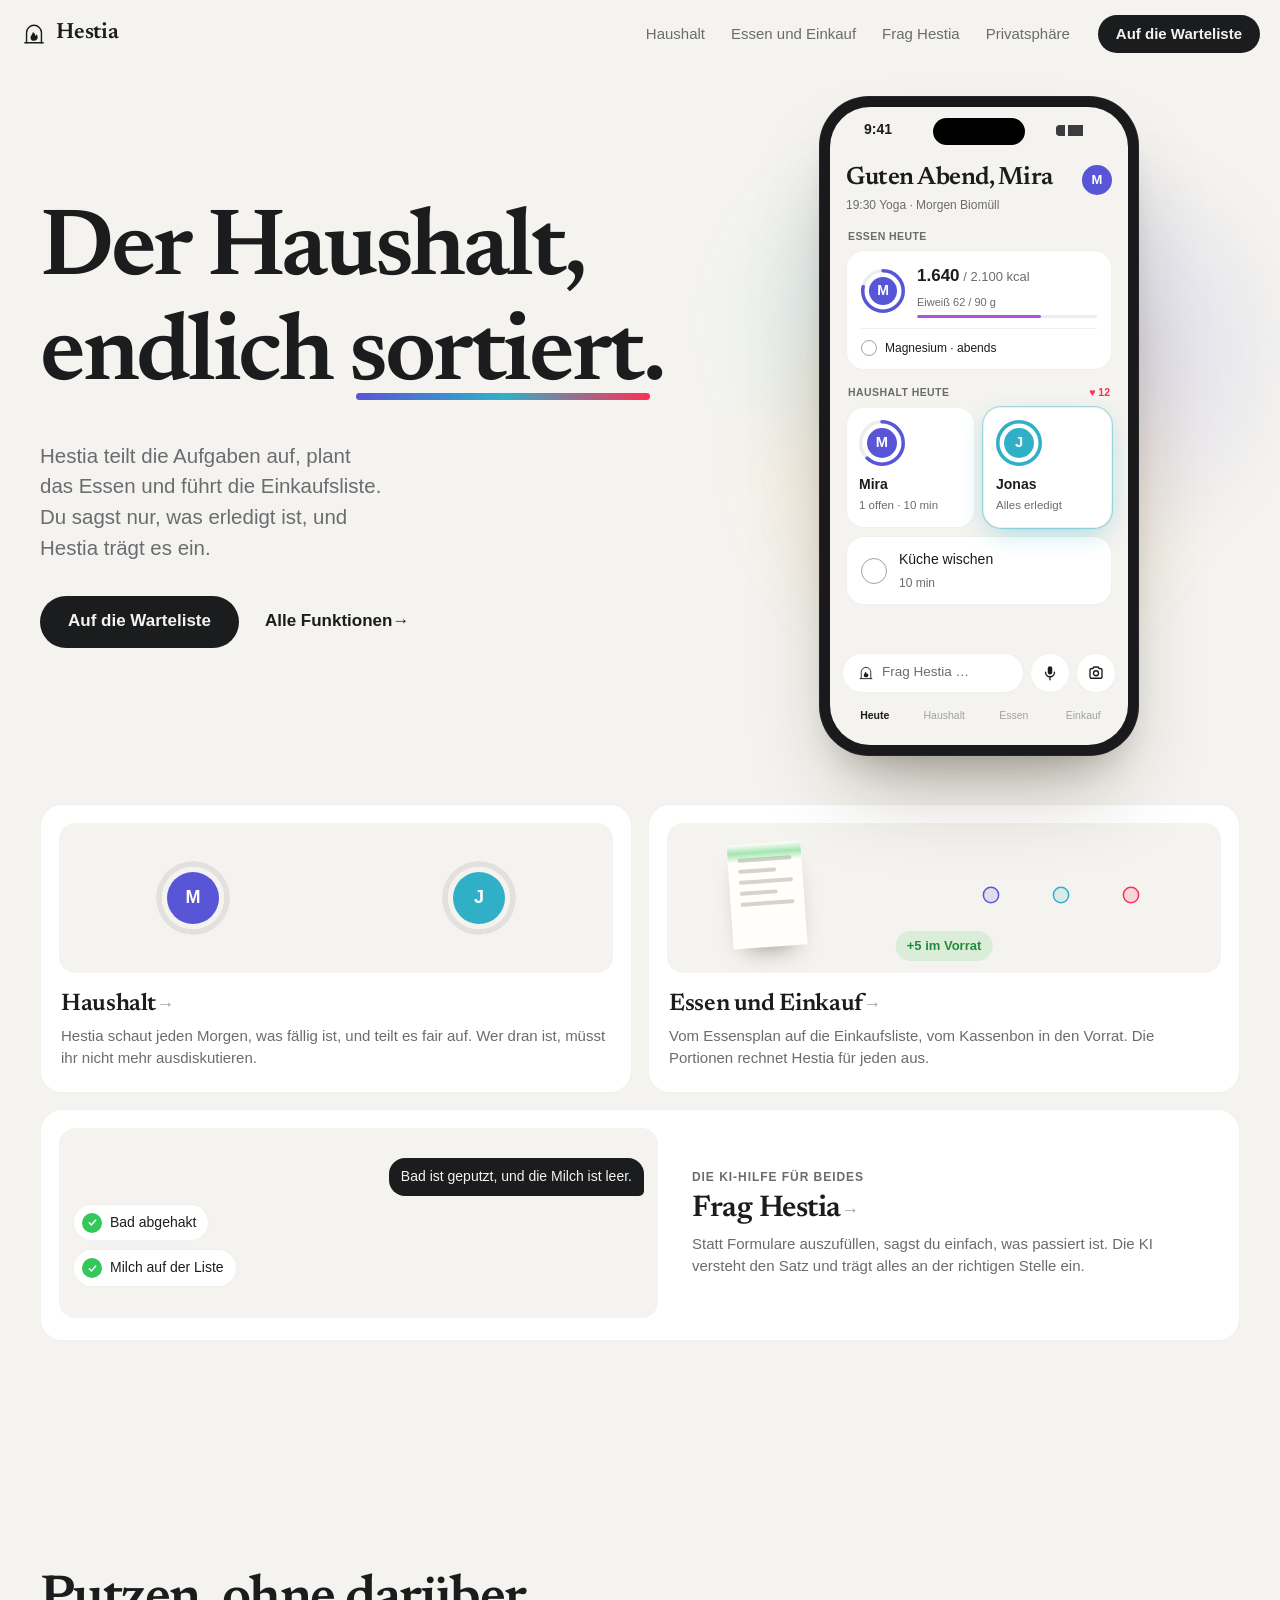
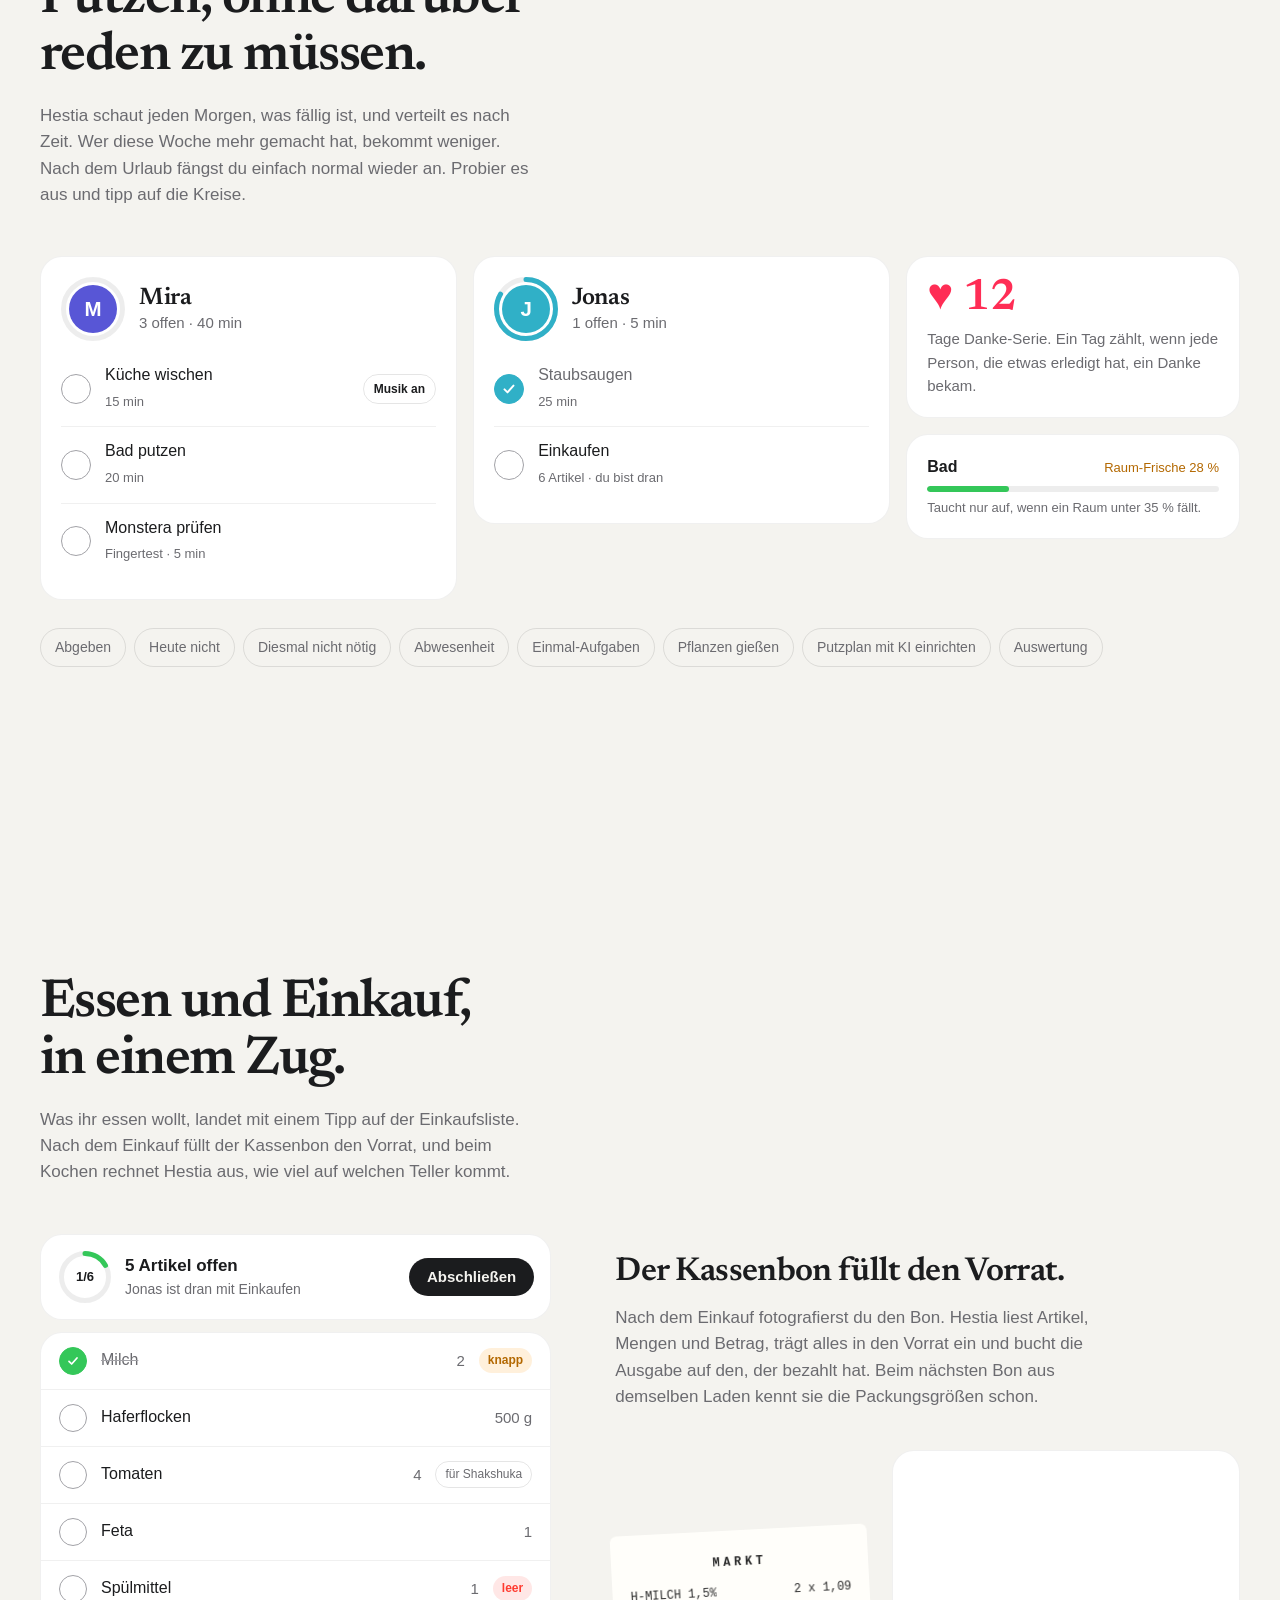
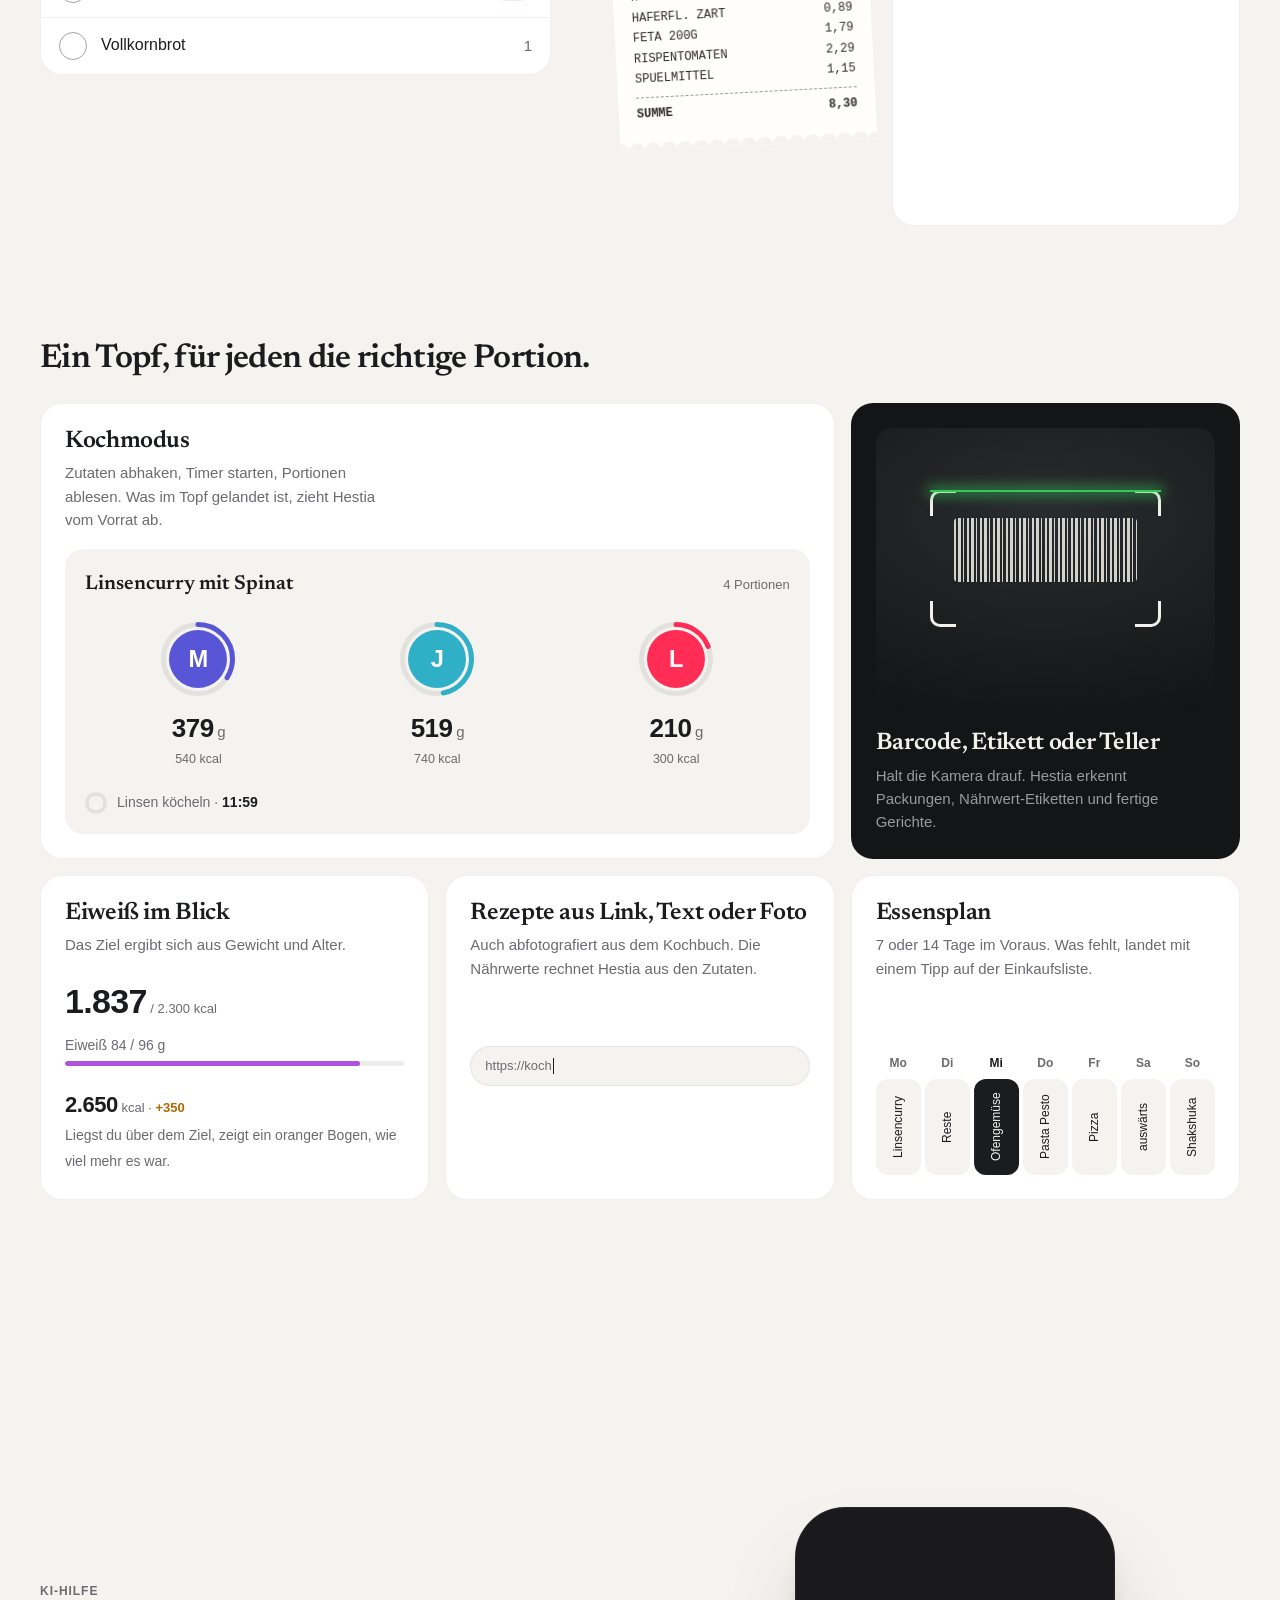
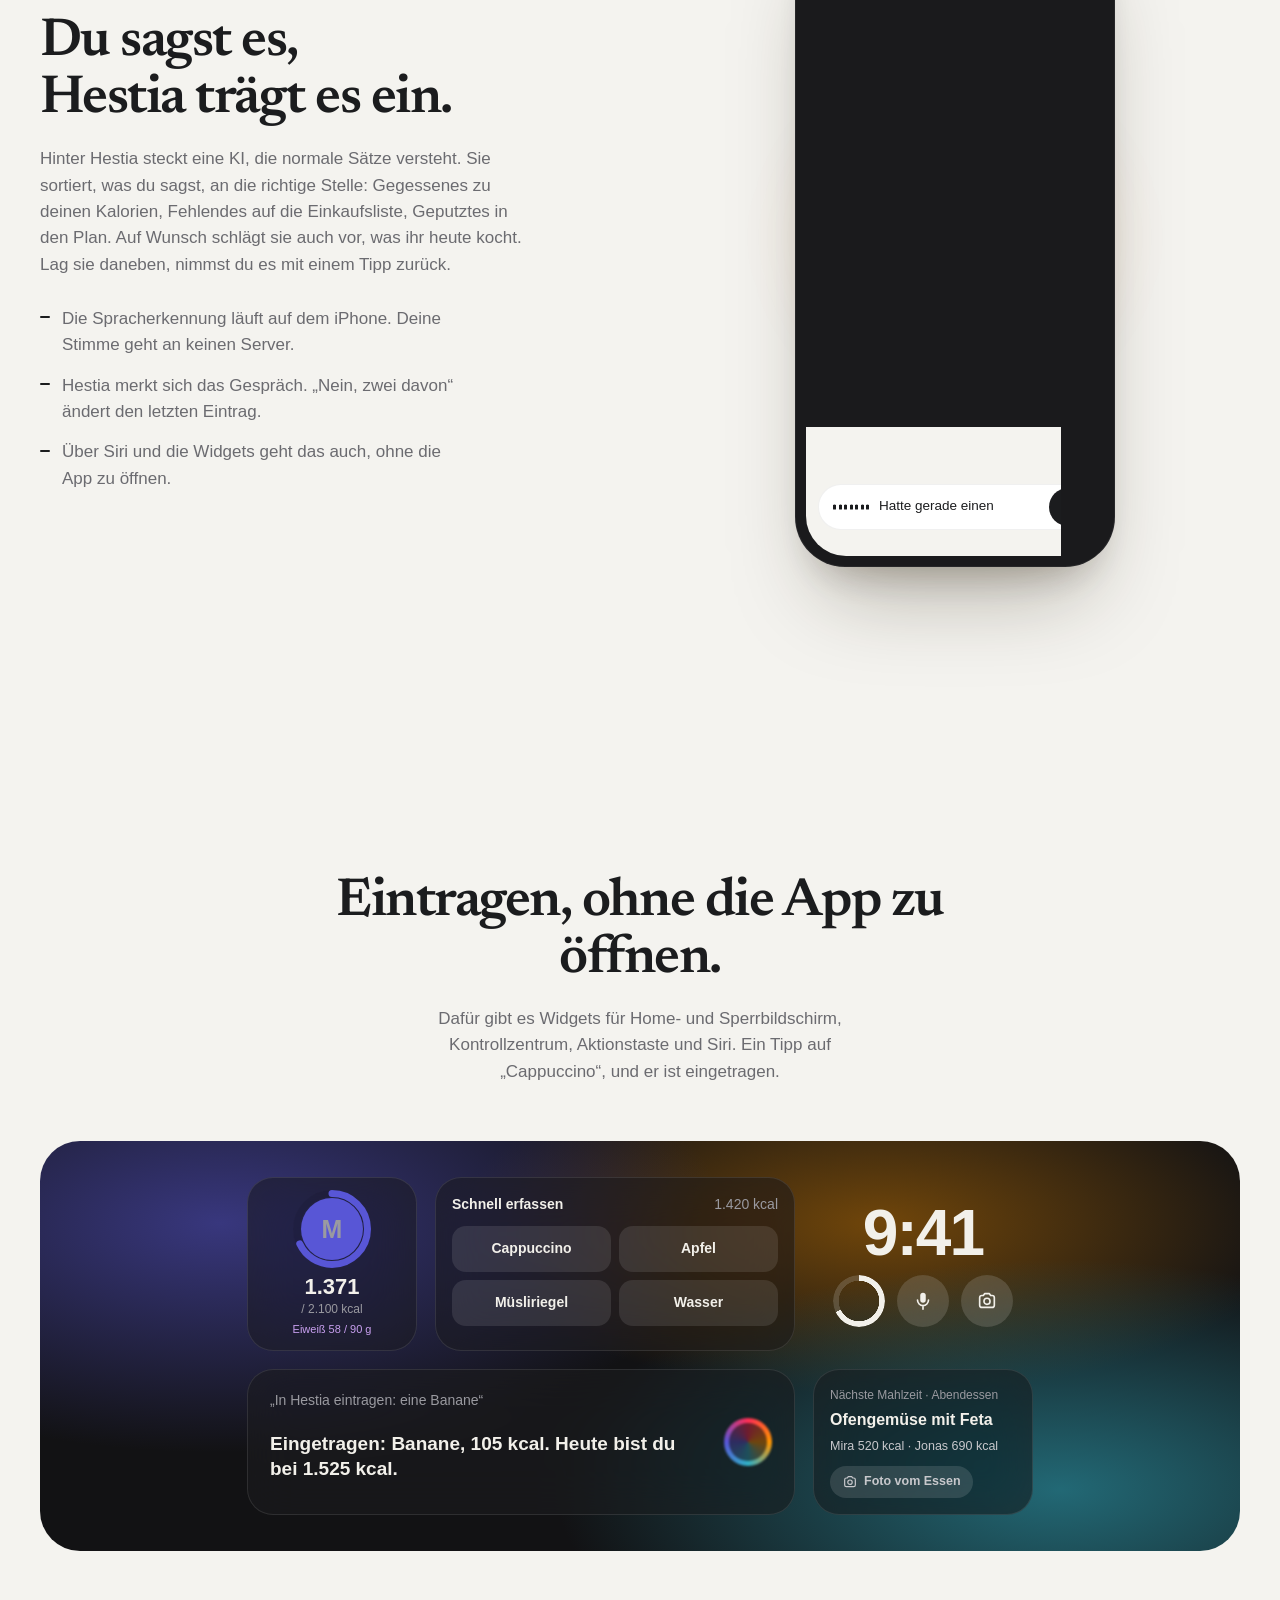
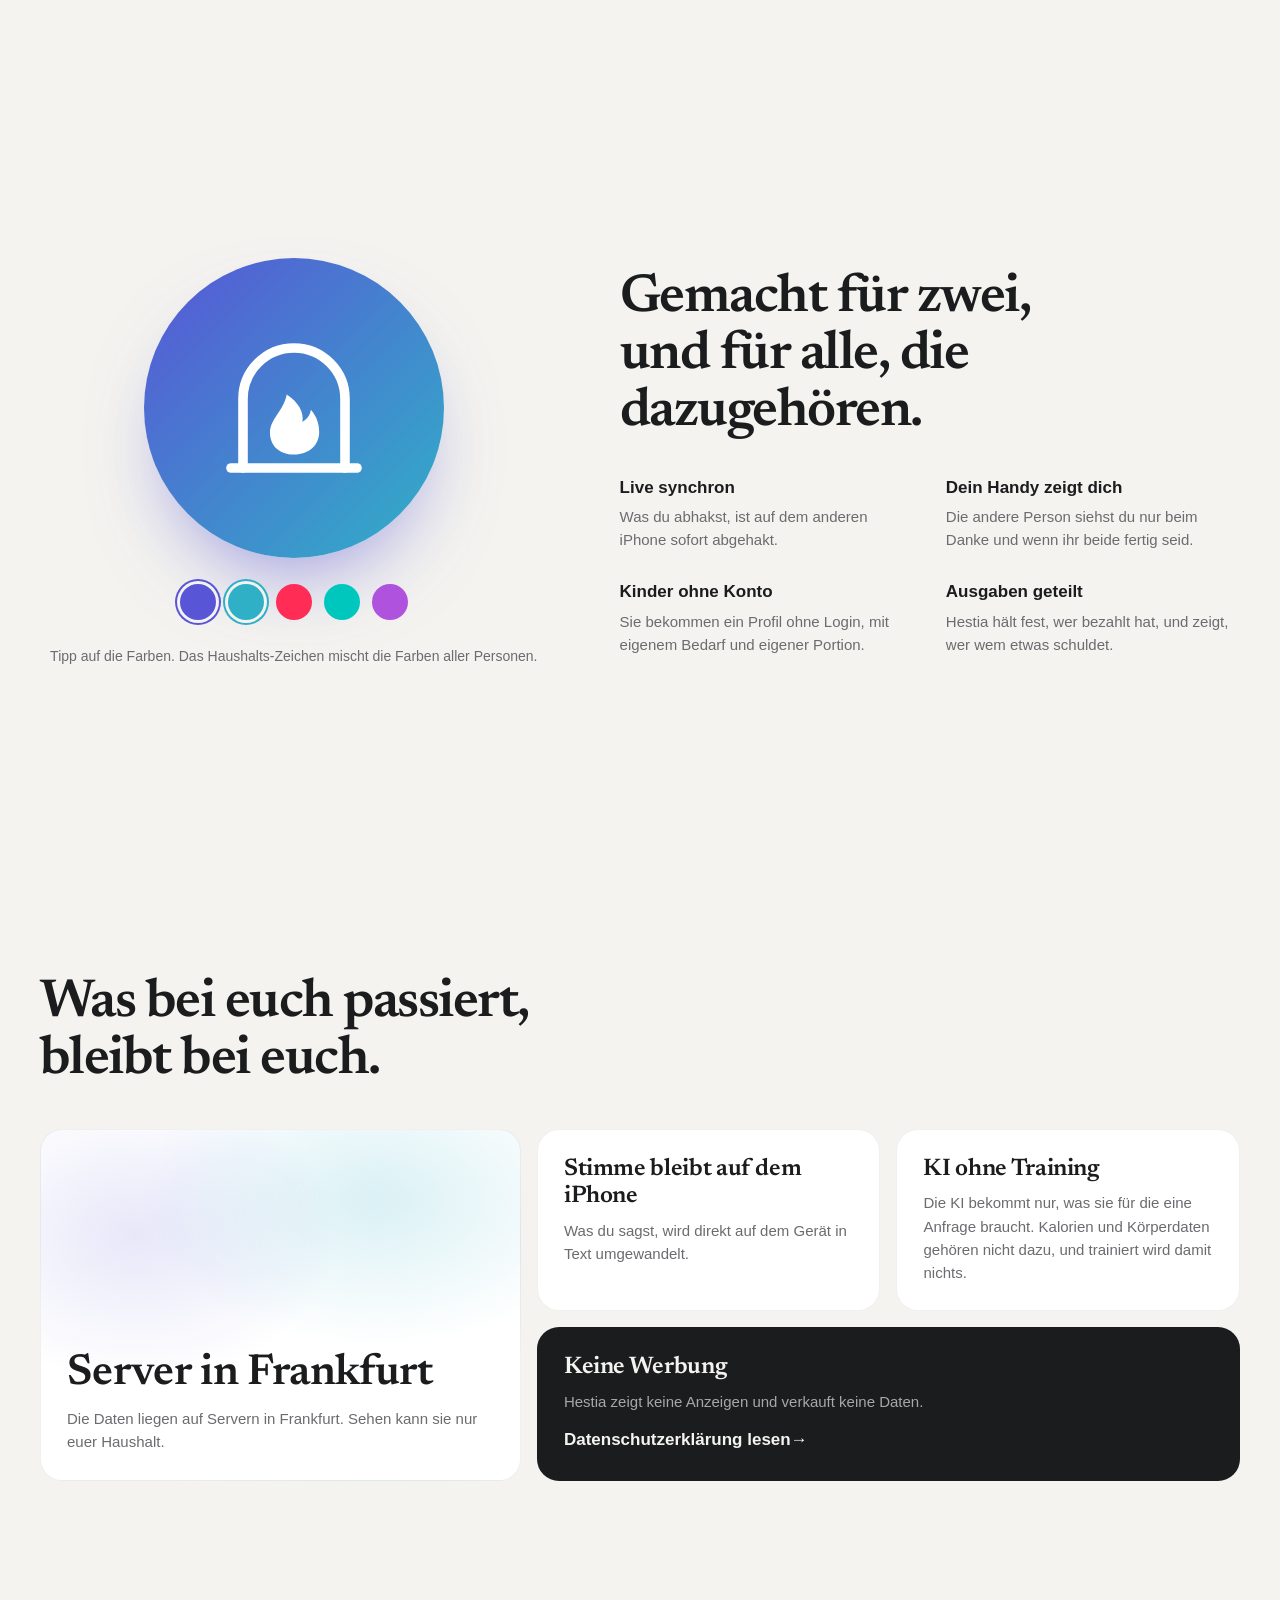
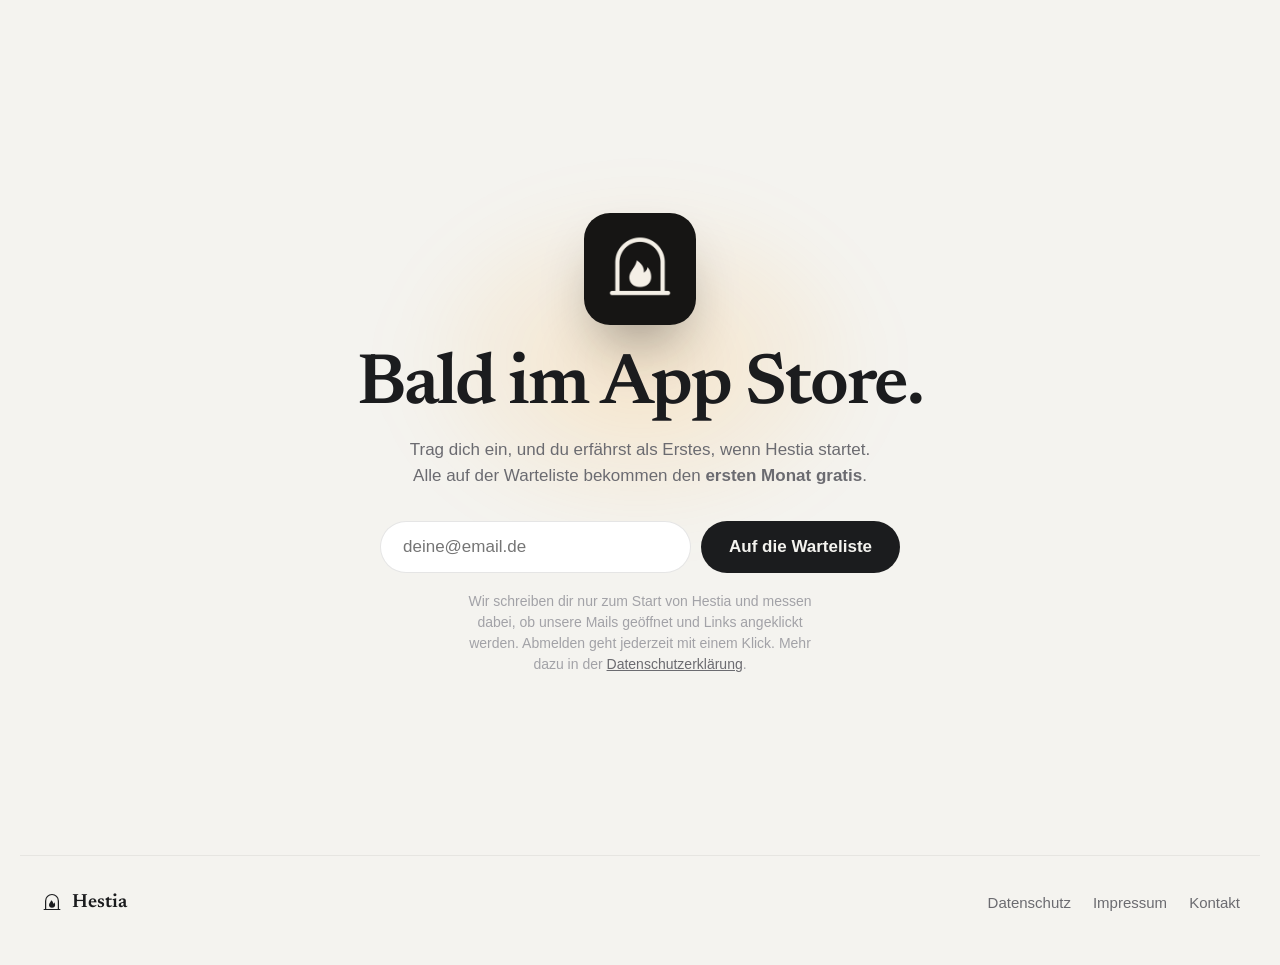
<file: index.html>
<!doctype html>
<html lang="de">
<head>
  <meta charset="utf-8">
  <meta name="viewport" content="width=device-width, initial-scale=1, viewport-fit=cover">
  <title>Hestia · Der Haushalt, endlich sortiert</title>
  <meta name="description" content="Hestia teilt die Aufgaben im Haushalt auf, plant das Essen und führt die Einkaufsliste. Du sagst nur, was erledigt ist, und die KI trägt es ein.">
  <meta name="theme-color" content="#F4F3EF" media="(prefers-color-scheme: light)">
  <meta name="theme-color" content="#0E0F10" media="(prefers-color-scheme: dark)">
  <meta property="og:title" content="Hestia · Der Haushalt, endlich sortiert">
  <meta property="og:description" content="Putzplan, Essen und Einkauf in einer App. Was erledigt ist, sagst du einfach, und Hestia trägt es ein.">
  <meta property="og:image" content="https://hestiahome.app/img/icon-512.png">
  <meta property="og:url" content="https://hestiahome.app/">
  <link rel="icon" href="img/favicon.png" type="image/png">
  <link rel="apple-touch-icon" href="img/apple-touch-icon.png">
  <link rel="preload" href="fonts/Newsreader-SemiBold.ttf" as="font" type="font/ttf" crossorigin>
  <link rel="stylesheet" href="home.css?v=4">
</head>
<body>

<svg width="0" height="0" style="position:absolute" aria-hidden="true">
  <symbol id="mark" viewBox="0 0 64 64">
    <path d="M15 52 V29 A17 17 0 0 1 49 29 V52" fill="none" stroke="currentColor" stroke-width="3.2" stroke-linecap="round"/>
    <path d="M11 52 H53" stroke="currentColor" stroke-width="3.2" stroke-linecap="round"/>
    <path d="M32 47.5 C26.8 47.5 24 44.2 24 40.3 C24 35.6 28.4 33.2 29.6 27.5 C33.4 30 35.4 33.4 34.8 36.6 C36.4 35.8 37.4 34.3 37.6 32.6 C39.6 34.8 40.4 37.4 40.4 40 C40.4 44.2 37.2 47.5 32 47.5 Z" fill="currentColor"/>
  </symbol>
  <symbol id="check" viewBox="0 0 24 24"><path d="M6 12.5l4 4 8-9" fill="none" stroke="currentColor" stroke-width="2.6" stroke-linecap="round" stroke-linejoin="round"/></symbol>
  <symbol id="mic" viewBox="0 0 24 24"><rect x="9" y="3" width="6" height="11" rx="3" fill="currentColor"/><path d="M6 11a6 6 0 0 0 12 0M12 17v4" fill="none" stroke="currentColor" stroke-width="1.8" stroke-linecap="round"/></symbol>
  <symbol id="cam" viewBox="0 0 24 24"><path d="M4 8.5A2.5 2.5 0 0 1 6.5 6H8l1.4-2h5.2L16 6h1.5A2.5 2.5 0 0 1 20 8.5v8a2.5 2.5 0 0 1-2.5 2.5h-11A2.5 2.5 0 0 1 4 16.5z" fill="none" stroke="currentColor" stroke-width="1.8" stroke-linejoin="round"/><circle cx="12" cy="12.3" r="3.3" fill="none" stroke="currentColor" stroke-width="1.8"/></symbol>
</svg>

<header class="nav" id="nav">
  <a class="nav-brand" href="#top" aria-label="Hestia, zum Anfang">
    <svg class="nav-mark"><use href="#mark"/></svg>
    <span>Hestia</span>
  </a>
  <nav class="nav-links" aria-label="Bereiche">
    <a href="#haushalt">Haushalt</a>
    <a href="#essen">Essen und Einkauf</a>
    <a href="#hestia">Frag Hestia</a>
    <a href="#privat">Privatsphäre</a>
  </nav>
  <a class="pill pill-small" href="#warteliste">Auf die Warteliste</a>
</header>

<main id="top">

<!-- HERO -->
<section class="hero">
  <div class="hero-glow" aria-hidden="true"></div>
  <div class="hero-copy">
    <h1 class="display">
      <span class="line"><span>Der Haushalt,</span></span>
      <span class="line"><span>endlich <em>sortiert.</em></span></span>
    </h1>
    <p class="lead load" style="--d:.35s">Hestia teilt die Aufgaben auf, plant das Essen und führt die Einkaufsliste. Du sagst nur, was erledigt ist, und Hestia trägt es ein.</p>
    <div class="cta-row load" style="--d:.5s">
      <a class="pill" href="#warteliste">Auf die Warteliste</a>
      <a class="textlink" href="#funktionen">Alle Funktionen</a>
    </div>
  </div>

  <div class="hero-stage load" style="--d:.15s">
    <div class="phone tilt" id="heroPhone">
      <div class="island"></div>
      <div class="screen">
        <div class="status"><span>9:41</span><span class="status-r"></span></div>
        <div class="scr-pad">
          <div class="today-head">
            <div>
              <div class="scr-title">Guten Abend, Mira</div>
              <div class="scr-meta">19:30 Yoga · Morgen Biomüll</div>
            </div>
            <span class="avatar av-indigo">M</span>
          </div>

          <div class="scr-group">Essen heute</div>
          <div class="card">
            <div class="eat-row">
              <div class="ringwrap" data-ring="indigo" data-value="0.78" data-size="44"><span class="avatar av-indigo sm">M</span></div>
              <div class="eat-txt">
                <div class="eat-kcal"><b class="num" data-count="1640">0</b> <span>/ 2.100 kcal</span></div>
                <div class="protein"><span>Eiweiß 62 / 90 g</span><i><b style="--w:69%"></b></i></div>
              </div>
            </div>
            <div class="supp"><span class="dot-circle"></span>Magnesium · abends</div>
          </div>

          <div class="scr-group split"><span>Haushalt heute</span><span class="streak">♥&#xFE0E; 12</span></div>
          <div class="tiles">
            <div class="tile" id="heroTileM">
              <div class="ringwrap" data-ring="indigo" data-value="0.62" data-size="46" id="heroRingM"><span class="avatar av-indigo sm">M</span></div>
              <div class="tile-name">Mira</div>
              <div class="tile-sub" id="heroSubM">1 offen · 10 min</div>
            </div>
            <div class="tile glow-teal-on">
              <div class="ringwrap" data-ring="teal" data-value="1" data-size="46"><span class="avatar av-teal sm">J</span></div>
              <div class="tile-name">Jonas</div>
              <div class="tile-sub">Alles erledigt</div>
            </div>
          </div>
          <div class="card task-mini" id="heroTask">
            <span class="circle" data-c="indigo"><svg><use href="#check"/></svg></span>
            <div><div class="row-t">Küche wischen</div><div class="scr-meta">10 min</div></div>
          </div>
        </div>
        <div class="accessory">
          <span class="acc-ask"><svg><use href="#mark"/></svg>Frag Hestia …</span>
          <span class="acc-btn"><svg><use href="#mic"/></svg></span>
          <span class="acc-btn"><svg><use href="#cam"/></svg></span>
        </div>
        <div class="tabbar"><span class="on">Heute</span><span>Haushalt</span><span>Essen</span><span>Einkauf</span></div>
      </div>
    </div>
  </div>
</section>

<!-- FUNKTIONEN -->
<section class="core" id="funktionen" aria-label="Was Hestia für euch ordnet">
  <a class="core-tile reveal" href="#haushalt">
    <div class="ct-vis ct-rings" aria-hidden="true">
      <span class="cring" style="--c:var(--indigo)"><span class="avatar av-indigo">M</span></span>
      <span class="cring late" style="--c:var(--teal)"><span class="avatar av-teal">J</span></span>
    </div>
    <h3>Haushalt</h3>
    <p>Hestia schaut jeden Morgen, was fällig ist, und teilt es fair auf. Wer dran ist, müsst ihr nicht mehr ausdiskutieren.</p>
  </a>
  <a class="core-tile reveal" href="#essen">
    <div class="ct-vis ct-food" aria-hidden="true">
      <div class="ct-paper"><i></i><i></i><i></i><i></i><i></i><span class="ct-scan"></span></div>
      <div class="ct-plates">
        <span style="--c:var(--indigo);--z:.72"></span>
        <span style="--c:var(--teal);--z:1"></span>
        <span style="--c:var(--pink);--z:.5"></span>
      </div>
      <span class="ct-plus">+5 im Vorrat</span>
    </div>
    <h3>Essen und Einkauf</h3>
    <p>Vom Essensplan auf die Einkaufsliste, vom Kassenbon in den Vorrat. Die Portionen rechnet Hestia für jeden aus.</p>
  </a>
  <a class="core-tile core-ai reveal" href="#hestia">
    <div class="ct-vis ct-voice" aria-hidden="true">
      <span class="ct-bubble">Bad ist geputzt, und die Milch ist leer.</span>
      <span class="ct-reply"><span class="ic"><svg><use href="#check"/></svg></span>Bad abgehakt</span>
      <span class="ct-reply r2"><span class="ic"><svg><use href="#check"/></svg></span>Milch auf der Liste</span>
    </div>
    <div class="core-ai-text">
      <span class="eyebrow">Die KI-Hilfe für beides</span>
      <h3>Frag Hestia</h3>
      <p>Statt Formulare auszufüllen, sagst du einfach, was passiert ist. Die KI versteht den Satz und trägt alles an der richtigen Stelle ein.</p>
    </div>
  </a>
</section>

<!-- HAUSHALT -->
<section class="sec chores" id="haushalt">
  <div class="chores-head reveal">
    <h2 class="h2">Putzen, ohne darüber<br>reden zu müssen.</h2>
    <p class="body">Hestia schaut jeden Morgen, was fällig ist, und verteilt es nach Zeit. Wer diese Woche mehr gemacht hat, bekommt weniger. Nach dem Urlaub fängst du einfach normal wieder an. Probier es aus und tipp auf die Kreise.</p>
  </div>

  <div class="chores-board reveal">
    <article class="pcard" data-person="indigo" id="pcardM">
      <div class="pcard-top">
        <div class="ringwrap" data-ring="indigo" data-value="0" data-size="64" data-stroke="5"><span class="avatar av-indigo">M</span></div>
        <div>
          <div class="pcard-name">Mira</div>
          <div class="pcard-sub" data-sub>3 offen · 40 min</div>
        </div>
        <span class="thanks" aria-hidden="true">♥&#xFE0E;</span>
      </div>
      <ul class="tasks">
        <li><button class="circle" data-min="15" aria-label="Küche wischen abhaken"><svg><use href="#check"/></svg></button><div><b>Küche wischen</b><small>15 min</small></div><span class="music">Musik an</span></li>
        <li><button class="circle" data-min="20" aria-label="Bad putzen abhaken"><svg><use href="#check"/></svg></button><div><b>Bad putzen</b><small>20 min</small></div></li>
        <li><button class="circle" data-min="5" aria-label="Monstera prüfen abhaken"><svg><use href="#check"/></svg></button><div><b>Monstera prüfen</b><small>Fingertest · 5 min</small></div></li>
      </ul>
    </article>

    <article class="pcard" data-person="teal" id="pcardJ">
      <div class="pcard-top">
        <div class="ringwrap" data-ring="teal" data-value="0" data-size="64" data-stroke="5"><span class="avatar av-teal">J</span></div>
        <div>
          <div class="pcard-name">Jonas</div>
          <div class="pcard-sub" data-sub>2 offen · 30 min</div>
        </div>
        <span class="thanks" aria-hidden="true">♥&#xFE0E;</span>
      </div>
      <ul class="tasks">
        <li><button class="circle" data-min="25" aria-label="Staubsaugen abhaken"><svg><use href="#check"/></svg></button><div><b>Staubsaugen</b><small>25 min</small></div></li>
        <li><button class="circle" data-min="5" aria-label="Einkaufen abhaken"><svg><use href="#check"/></svg></button><div><b>Einkaufen</b><small>6 Artikel · du bist dran</small></div></li>
      </ul>
    </article>

    <div class="chores-side">
      <div class="side-card">
        <b class="side-big">♥&#xFE0E; 12</b>
        <span>Tage Danke-Serie. Ein Tag zählt, wenn jede Person, die etwas erledigt hat, ein Danke bekam.</span>
      </div>
      <div class="side-card fresh">
        <span class="fresh-label"><b>Bad</b><em>Raum-Frische 28 %</em></span>
        <i class="fresh-bar"><b style="--w:28%"></b></i>
        <span class="fresh-note">Taucht nur auf, wenn ein Raum unter 35 % fällt.</span>
      </div>
    </div>
  </div>

  <div class="chips reveal" aria-label="Weitere Funktionen im Haushalt">
    <span>Abgeben</span><span>Heute nicht</span><span>Diesmal nicht nötig</span><span>Abwesenheit</span><span>Einmal-Aufgaben</span><span>Pflanzen gießen</span><span>Putzplan mit KI einrichten</span><span>Auswertung</span>
  </div>
</section>

<!-- ESSEN UND EINKAUF -->
<section class="sec food" id="essen">
  <div class="food-head reveal">
    <h2 class="h2">Essen und Einkauf,<br>in einem Zug.</h2>
    <p class="body">Was ihr essen wollt, landet mit einem Tipp auf der Einkaufsliste. Nach dem Einkauf füllt der Kassenbon den Vorrat, und beim Kochen rechnet Hestia aus, wie viel auf welchen Teller kommt.</p>
  </div>

  <div class="shop" id="einkauf">
    <div class="shop-list reveal">
      <div class="progress-card" id="shopProgress">
        <div class="ringwrap" data-ring="green" data-value="0" data-size="52" data-stroke="5" id="shopRing"><b class="pc-num" id="shopNum">0/6</b></div>
        <div><b class="pc-title" id="shopTitle">6 Artikel offen</b><span class="pc-sub">Jonas ist dran mit Einkaufen</span></div>
        <span class="pill pill-small pc-btn">Abschließen</span>
      </div>
      <ul class="shopitems" id="shopItems">
        <li><button aria-label="Milch abhaken"><span class="circle" data-c="green"><svg><use href="#check"/></svg></span><span class="si-name">Milch</span><span class="si-qty">2</span><span class="tag orange">knapp</span></button></li>
        <li><button aria-label="Haferflocken abhaken"><span class="circle" data-c="green"><svg><use href="#check"/></svg></span><span class="si-name">Haferflocken</span><span class="si-qty">500 g</span></button></li>
        <li><button aria-label="Tomaten abhaken"><span class="circle" data-c="green"><svg><use href="#check"/></svg></span><span class="si-name">Tomaten</span><span class="si-qty">4</span><span class="tag sub">für Shakshuka</span></button></li>
        <li><button aria-label="Feta abhaken"><span class="circle" data-c="green"><svg><use href="#check"/></svg></span><span class="si-name">Feta</span><span class="si-qty">1</span></button></li>
        <li><button aria-label="Spülmittel abhaken"><span class="circle" data-c="green"><svg><use href="#check"/></svg></span><span class="si-name">Spülmittel</span><span class="si-qty">1</span><span class="tag red">leer</span></button></li>
        <li><button aria-label="Brot abhaken"><span class="circle" data-c="green"><svg><use href="#check"/></svg></span><span class="si-name">Vollkornbrot</span><span class="si-qty">1</span></button></li>
      </ul>
    </div>

    <div class="shop-copy reveal">
      <h3 class="h3">Der Kassenbon füllt den Vorrat.</h3>
      <p class="body">Nach dem Einkauf fotografierst du den Bon. Hestia liest Artikel, Mengen und Betrag, trägt alles in den Vorrat ein und bucht die Ausgabe auf den, der bezahlt hat. Beim nächsten Bon aus demselben Laden kennt sie die Packungsgrößen schon.</p>
      <div class="receipt-stage" id="receiptStage">
        <div class="receipt">
          <span class="rc-scan"></span>
          <b class="rc-shop">MARKT</b>
          <div class="rc-line"><span>H-MILCH 1,5%</span><span>2 x 1,09</span></div>
          <div class="rc-line"><span>HAFERFL. ZART</span><span>0,89</span></div>
          <div class="rc-line"><span>FETA 200G</span><span>1,79</span></div>
          <div class="rc-line"><span>RISPENTOMATEN</span><span>2,29</span></div>
          <div class="rc-line"><span>SPUELMITTEL</span><span>1,15</span></div>
          <div class="rc-sum"><span>SUMME</span><span>8,30</span></div>
        </div>
        <ul class="pantry" aria-label="Vorrat">
          <li><span><b>Milch</b><small>2 l von 2 l</small></span><i class="fill"><b style="--w:100%"></b></i><span class="tag green">da</span></li>
          <li><span><b>Haferflocken</b><small>500 g von 500 g</small></span><i class="fill"><b style="--w:100%"></b></i><span class="tag green">da</span></li>
          <li><span><b>Feta</b><small>200 g</small></span><i class="fill"><b style="--w:100%"></b></i><span class="tag green">da</span></li>
          <li><span><b>Tomaten</b><small>4 Stk</small></span><i class="fill"><b style="--w:100%"></b></i><span class="tag green">da</span></li>
          <li><span><b>Spülmittel</b><small>neu gekauft</small></span><i class="fill"><b style="--w:100%"></b></i><span class="tag green">da</span></li>
        </ul>
      </div>
    </div>
  </div>

  <h3 class="h3 bento-title reveal">Ein Topf, für jeden die richtige Portion.</h3>

  <div class="bento">
    <article class="b b-cook reveal">
      <div class="b-text">
        <h3>Kochmodus</h3>
        <p>Zutaten abhaken, Timer starten, Portionen ablesen. Was im Topf gelandet ist, zieht Hestia vom Vorrat ab.</p>
      </div>
      <div class="cook">
        <div class="cook-title">Linsencurry mit Spinat <span>4 Portionen</span></div>
        <div class="plates">
          <div class="plate"><div class="ringwrap" data-ring="indigo" data-value="0.34" data-size="74" data-stroke="5"><span class="avatar av-indigo">M</span></div><b class="num" data-count="380">0</b><small>540 kcal</small></div>
          <div class="plate"><div class="ringwrap" data-ring="teal" data-value="0.47" data-size="74" data-stroke="5"><span class="avatar av-teal">J</span></div><b class="num" data-count="520">0</b><small>740 kcal</small></div>
          <div class="plate"><div class="ringwrap" data-ring="pink" data-value="0.19" data-size="74" data-stroke="5"><span class="avatar av-pink">L</span></div><b class="num" data-count="210">0</b><small>300 kcal</small></div>
        </div>
        <div class="timer"><span class="timer-ring"></span><span>Linsen köcheln · <b>12:00</b></span></div>
      </div>
    </article>

    <article class="b b-scan reveal">
      <div class="viewfinder">
        <span class="corner tl"></span><span class="corner tr"></span><span class="corner bl"></span><span class="corner br"></span>
        <div class="barcode" aria-hidden="true"></div>
        <span class="scanline"></span>
        <div class="scan-result"><b>Skyr natur</b><span>63 kcal · 11 g Eiweiß je 100 g</span></div>
      </div>
      <div class="b-text">
        <h3>Barcode, Etikett oder Teller</h3>
        <p>Halt die Kamera drauf. Hestia erkennt Packungen, Nährwert-Etiketten und fertige Gerichte.</p>
      </div>
    </article>

    <article class="b b-protein reveal">
      <div class="b-text">
        <h3>Eiweiß im Blick</h3>
        <p>Das Ziel ergibt sich aus Gewicht und Alter.</p>
      </div>
      <div class="prot-big">
        <div class="eat-kcal big"><b class="num" data-count="1840">0</b> <span>/ 2.300 kcal</span></div>
        <div class="protein lg"><span>Eiweiß 84 / 96 g</span><i><b style="--w:87%"></b></i></div>
        <div class="eat-kcal big over"><b>2.650</b> <span>kcal · <em>+350</em></span></div>
        <small class="muted">Liegst du über dem Ziel, zeigt ein oranger Bogen, wie viel mehr es war.</small>
      </div>
    </article>

    <article class="b b-import reveal">
      <div class="b-text">
        <h3>Rezepte aus Link, Text oder Foto</h3>
        <p>Auch abfotografiert aus dem Kochbuch. Die Nährwerte rechnet Hestia aus den Zutaten.</p>
      </div>
      <div class="import">
        <div class="url-pill"><span class="url-typed" id="urlTyped"></span><span class="caret"></span></div>
        <div class="recipe-card" id="recipeCard">
          <div class="rc-img"></div>
          <div><b>Ofengemüse mit Feta</b><span>35 min · 520 kcal · 24 g Eiweiß</span><span class="ok">Alles im Vorrat</span></div>
        </div>
      </div>
    </article>

    <article class="b b-plan reveal">
      <div class="b-text">
        <h3>Essensplan</h3>
        <p>7 oder 14 Tage im Voraus. Was fehlt, landet mit einem Tipp auf der Einkaufsliste.</p>
      </div>
      <div class="week">
        <div class="day"><b>Mo</b><span>Linsencurry</span></div>
        <div class="day"><b>Di</b><span>Reste</span></div>
        <div class="day today"><b>Mi</b><span>Ofengemüse</span></div>
        <div class="day"><b>Do</b><span>Pasta Pesto</span></div>
        <div class="day"><b>Fr</b><span>Pizza</span></div>
        <div class="day"><b>Sa</b><span>auswärts</span></div>
        <div class="day"><b>So</b><span>Shakshuka</span></div>
      </div>
    </article>
  </div>
</section>

<!-- FRAG HESTIA -->
<section class="sec hestia" id="hestia">
  <div class="hestia-copy reveal">
    <span class="eyebrow">KI-Hilfe</span>
    <h2 class="h2">Du sagst es,<br>Hestia trägt es ein.</h2>
    <p class="body">Hinter Hestia steckt eine KI, die normale Sätze versteht. Sie sortiert, was du sagst, an die richtige Stelle: Gegessenes zu deinen Kalorien, Fehlendes auf die Einkaufsliste, Geputztes in den Plan. Auf Wunsch schlägt sie auch vor, was ihr heute kocht. Lag sie daneben, nimmst du es mit einem Tipp zurück.</p>
    <ul class="facts">
      <li>Die Spracherkennung läuft auf dem iPhone. Deine Stimme geht an keinen Server.</li>
      <li>Hestia merkt sich das Gespräch. „Nein, zwei davon“ ändert den letzten Eintrag.</li>
      <li>Über Siri und die Widgets geht das auch, ohne die App zu öffnen.</li>
    </ul>
  </div>
  <div class="hestia-stage reveal">
    <div class="phone phone-sheet">
      <div class="island"></div>
      <div class="screen">
        <div class="status"><span>18:12</span><span class="status-r"></span></div>
        <div class="sheet-head"><svg class="sheet-mark"><use href="#mark"/></svg><span>Hestia</span><span class="sheet-done">Fertig</span></div>
        <div class="chat" id="chat"></div>
        <div class="composer">
          <div class="wave" id="wave" aria-hidden="true"><i></i><i></i><i></i><i></i><i></i><i></i><i></i></div>
          <span class="composer-txt" id="composerTxt">Hör zu …</span>
          <span class="acc-btn stop"><i></i></span>
        </div>
      </div>
    </div>
  </div>
</section>

<!-- WIDGETS -->
<section class="sec widgets" id="widgets">
  <div class="widgets-head reveal">
    <h2 class="h2">Eintragen, ohne die App zu öffnen.</h2>
    <p class="body">Dafür gibt es Widgets für Home- und Sperrbildschirm, Kontrollzentrum, Aktionstaste und Siri. Ein Tipp auf „Cappuccino“, und er ist eingetragen.</p>
  </div>
  <div class="wall reveal">
    <div class="w w-today">
      <div class="ringwrap" data-ring="indigo" data-value="0.68" data-size="78" data-stroke="7"><span class="avatar av-indigo">M</span></div>
      <b class="num" data-count="1420">0</b><span>/ 2.100 kcal</span>
      <small>Eiweiß 58 / 90 g</small>
    </div>
    <div class="w w-quick">
      <div class="wq-head"><b>Schnell erfassen</b><span id="wqKcal">1.420 kcal</span></div>
      <div class="wq-grid" id="wqGrid">
        <button data-kcal="110">Cappuccino</button>
        <button data-kcal="95">Apfel</button>
        <button data-kcal="190">Müsliriegel</button>
        <button data-kcal="0">Wasser</button>
      </div>
      <div class="wq-toast" id="wqToast"></div>
    </div>
    <div class="w w-lock">
      <div class="lock-time">9:41</div>
      <div class="lock-row">
        <span class="gauge" style="--p:68"><b>68</b></span>
        <span class="lockbtn"><svg><use href="#mic"/></svg></span>
        <span class="lockbtn"><svg><use href="#cam"/></svg></span>
      </div>
    </div>
    <div class="w w-siri">
      <div class="siri-q">„In Hestia eintragen: eine Banane“</div>
      <div class="siri-a">Eingetragen: Banane, 105 kcal. Heute bist du bei 1.525 kcal.</div>
      <span class="siri-orb" aria-hidden="true"></span>
    </div>
    <div class="w w-next">
      <small>Nächste Mahlzeit · Abendessen</small>
      <b>Ofengemüse mit Feta</b>
      <span>Mira 520 kcal · Jonas 690 kcal</span>
      <span class="w-cam"><svg><use href="#cam"/></svg>Foto vom Essen</span>
    </div>
  </div>
</section>

<!-- ZU ZWEIT -->
<section class="sec together" id="zusammen">
  <div class="house-stage reveal">
    <div class="house" id="house"><svg><use href="#mark"/></svg></div>
    <div class="swatches" role="group" aria-label="Personenfarben ausprobieren">
      <button style="--c:#5856D6" aria-label="Indigo" class="on"></button>
      <button style="--c:#30B0C7" aria-label="Petrol" class="on"></button>
      <button style="--c:#FF2D55" aria-label="Pink"></button>
      <button style="--c:#00C7BE" aria-label="Mint"></button>
      <button style="--c:#AF52DE" aria-label="Lila"></button>
    </div>
    <small class="muted center">Tipp auf die Farben. Das Haushalts-Zeichen mischt die Farben aller Personen.</small>
  </div>
  <div class="together-copy reveal">
    <h2 class="h2">Gemacht für zwei,<br>und für alle, die dazugehören.</h2>
    <dl class="pairs">
      <div><dt>Live synchron</dt><dd>Was du abhakst, ist auf dem anderen iPhone sofort abgehakt.</dd></div>
      <div><dt>Dein Handy zeigt dich</dt><dd>Die andere Person siehst du nur beim Danke und wenn ihr beide fertig seid.</dd></div>
      <div><dt>Kinder ohne Konto</dt><dd>Sie bekommen ein Profil ohne Login, mit eigenem Bedarf und eigener Portion.</dd></div>
      <div><dt>Ausgaben geteilt</dt><dd>Hestia hält fest, wer bezahlt hat, und zeigt, wer wem etwas schuldet.</dd></div>
    </dl>
  </div>
</section>

<!-- PRIVAT -->
<section class="sec privacy" id="privat">
  <h2 class="h2 reveal">Was bei euch passiert, bleibt bei euch.</h2>
  <div class="priv-grid">
    <div class="pv pv-wide reveal"><b>Server in Frankfurt</b><span>Die Daten liegen auf Servern in Frankfurt. Sehen kann sie nur euer Haushalt.</span></div>
    <div class="pv reveal"><b>Stimme bleibt auf dem iPhone</b><span>Was du sagst, wird direkt auf dem Gerät in Text umgewandelt.</span></div>
    <div class="pv reveal"><b>KI ohne Training</b><span>Die KI bekommt nur, was sie für die eine Anfrage braucht. Kalorien und Körperdaten gehören nicht dazu, und trainiert wird damit nichts.</span></div>
    <div class="pv pv-dark reveal"><b>Keine Werbung</b><span>Hestia zeigt keine Anzeigen und verkauft keine Daten.</span><a class="textlink" href="datenschutz.html">Datenschutzerklärung lesen</a></div>
  </div>
</section>

<!-- CTA -->
<section class="final" id="warteliste">
  <div class="final-glow" aria-hidden="true"></div>
  <img class="final-icon reveal" src="img/icon-512.png" width="112" height="112" alt="Hestia App-Icon">
  <h2 class="display-2 reveal">Bald im App Store.</h2>
  <p class="body center reveal">Trag dich ein, und du erfährst als Erstes, wenn Hestia startet. Alle auf der Warteliste bekommen den <strong>ersten Monat gratis</strong>.</p>
  <form class="wait reveal" id="waitForm" novalidate>
    <label class="sr-only" for="waitEmail">E-Mail-Adresse</label>
    <input class="wait-input" id="waitEmail" name="EMAIL" type="email" inputmode="email" autocomplete="email" placeholder="deine@email.de" required>
    <input class="wait-hp" name="email_address_check" type="text" tabindex="-1" autocomplete="off" aria-hidden="true">
    <button class="pill" type="submit">Auf die Warteliste</button>
    <p class="wait-error" id="waitError" role="alert" hidden></p>
  </form>
  <div class="wait-done" id="waitDone" role="status" hidden>
    <span class="wait-check"><svg><use href="#check"/></svg></span>
    <b>Fast geschafft.</b>
    <span>Bitte bestätige die E-Mail, die wir dir gerade geschickt haben. Erst dann stehst du auf der Liste.</span>
  </div>
  <p class="wait-note reveal">Wir schreiben dir nur zum Start von Hestia und messen dabei, ob unsere Mails geöffnet und Links angeklickt werden. Abmelden geht jederzeit mit einem Klick. Mehr dazu in der <a href="datenschutz.html#warteliste">Datenschutzerklärung</a>.</p>
</section>

</main>

<footer class="foot">
  <span class="foot-brand"><svg><use href="#mark"/></svg>Hestia</span>
  <nav aria-label="Rechtliches">
    <a href="datenschutz.html">Datenschutz</a>
    <a href="impressum.html">Impressum</a>
    <a href="mailto:support.hestiahome@gmail.com">Kontakt</a>
  </nav>
</footer>

<script src="home.js?v=5" defer></script>
<script src="waitlist.js?v=2" defer></script>
</body>
</html>
</file>
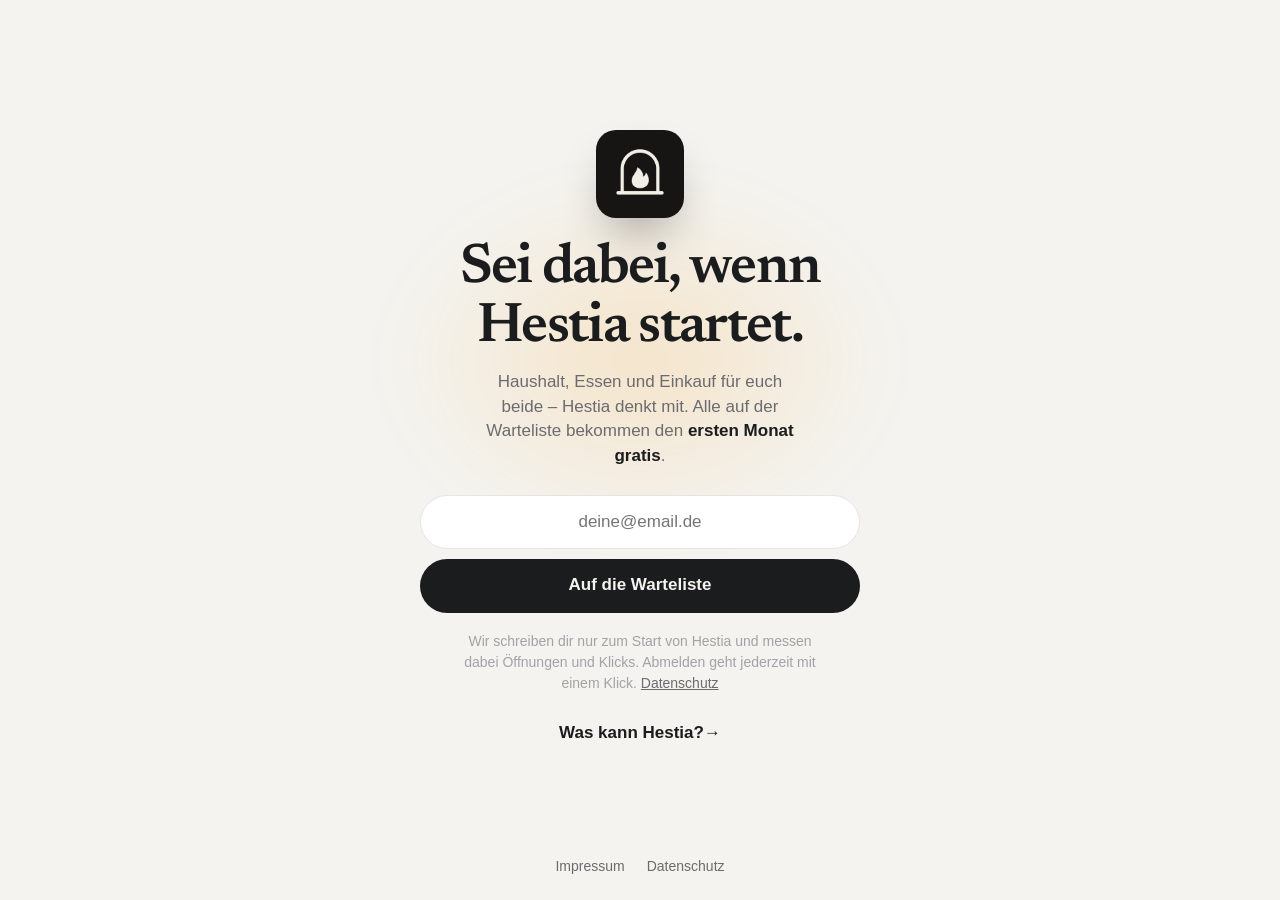
<file: warteliste/index.html>
<!doctype html>
<html lang="de">
<head>
  <meta charset="utf-8">
  <meta name="viewport" content="width=device-width, initial-scale=1, viewport-fit=cover">
  <title>Hestia · Warteliste</title>
  <meta name="description" content="Trag dich auf die Warteliste für Hestia ein – die Haushalts-App, die mitdenkt. Erster Monat gratis.">
  <meta name="theme-color" content="#F4F3EF" media="(prefers-color-scheme: light)">
  <meta name="theme-color" content="#0E0F10" media="(prefers-color-scheme: dark)">
  <meta property="og:title" content="Hestia · Warteliste">
  <meta property="og:description" content="Damit nicht alles in einem Kopf liegt. Erster Monat gratis für alle auf der Warteliste.">
  <meta property="og:image" content="https://hestiahome.app/img/icon-512.png">
  <meta property="og:url" content="https://hestiahome.app/warteliste/">
  <link rel="icon" href="../img/favicon.png" type="image/png">
  <link rel="apple-touch-icon" href="../img/apple-touch-icon.png">
  <link rel="preload" href="../fonts/Newsreader-SemiBold.ttf" as="font" type="font/ttf" crossorigin>
  <link rel="stylesheet" href="../home.css?v=5">
  <style>
    html, body { min-height: 100%; }
    body { display: flex; flex-direction: column; min-height: 100svh; }
    .wl { position: relative; flex: 1; display: flex; flex-direction: column; align-items: center; justify-content: center; text-align: center; padding: 48px 20px 28px; overflow: hidden; }
    .wl > *:not(.final-glow) { position: relative; }
    .wl .final-glow { top: 42%; }
    .wl-icon { width: 88px; height: 88px; border-radius: 20px; box-shadow: 0 24px 50px -18px rgba(0, 0, 0, 0.45); }
    .wl h1 { font-family: var(--serif); font-weight: 600; font-size: clamp(34px, 9vw, 56px); line-height: 1.05; letter-spacing: -0.03em; margin: 22px 0 12px; max-width: 13ch; }
    .wl .lead { color: var(--sub); font-size: 17px; line-height: 1.45; max-width: 34ch; margin: 0 0 26px; }
    .wl .lead strong { color: var(--text); }
    .wl .wait { width: min(440px, 100%); }
    .wl .wait .pill { flex: 1 1 100%; height: 54px; font-size: 17px; }
    .wl .wait-input { flex-basis: 100%; height: 54px; text-align: center; }
    .follow { display: flex; gap: 10px; justify-content: center; flex-wrap: wrap; margin-top: 18px; }
    .follow a { display: inline-flex; align-items: center; gap: 8px; height: 44px; padding: 0 18px; border-radius: 999px; border: 1px solid var(--line-strong); background: var(--surface); color: var(--text); font-weight: 600; font-size: 15px; text-decoration: none; }
    .follow-hint { margin-top: 18px; color: var(--sub); font-size: 15px; }
    .wl-foot { display: flex; justify-content: center; gap: 22px; padding: 0 20px calc(22px + env(safe-area-inset-bottom)); font-size: 14px; color: var(--faint); }
    .wl-foot a { color: var(--sub); text-decoration: none; }
    .wl-more { margin-top: 26px; }
  </style>
</head>
<body>
<svg width="0" height="0" style="position:absolute" aria-hidden="true">
  <symbol id="mark" viewBox="0 0 64 64">
    <path d="M15 52 V29 A17 17 0 0 1 49 29 V52" fill="none" stroke="currentColor" stroke-width="3.2" stroke-linecap="round"/>
    <path d="M11 52 H53" stroke="currentColor" stroke-width="3.2" stroke-linecap="round"/>
    <path d="M32 47.5 C26.8 47.5 24 44.2 24 40.3 C24 35.6 28.4 33.2 29.6 27.5 C33.4 30 35.4 33.4 34.8 36.6 C36.4 35.8 37.4 34.3 37.6 32.6 C39.6 34.8 40.4 37.4 40.4 40 C40.4 44.2 37.2 47.5 32 47.5 Z" fill="currentColor"/>
  </symbol>
  <symbol id="check" viewBox="0 0 24 24"><path d="M6 12.5l4 4 8-9" fill="none" stroke="currentColor" stroke-width="2.6" stroke-linecap="round" stroke-linejoin="round"/></symbol>
</svg>

<main class="wl final" id="warteliste">
  <div class="final-glow" aria-hidden="true"></div>
  <img class="wl-icon" src="../img/icon-512.png" width="88" height="88" alt="Hestia App-Icon">
  <h1>Sei dabei, wenn Hestia startet.</h1>
  <p class="lead">Haushalt, Essen und Einkauf für euch beide – Hestia denkt mit. Alle auf der Warteliste bekommen den <strong>ersten Monat gratis</strong>.</p>

  <form class="wait" id="waitForm" novalidate>
    <label class="sr-only" for="waitEmail">E-Mail-Adresse</label>
    <input class="wait-input" id="waitEmail" name="EMAIL" type="email" inputmode="email" autocomplete="email" autocapitalize="off" spellcheck="false" placeholder="deine@email.de" required>
    <input class="wait-hp" name="email_address_check" type="text" tabindex="-1" autocomplete="off" aria-hidden="true">
    <button class="pill" type="submit">Auf die Warteliste</button>
    <p class="wait-error" id="waitError" role="alert" hidden></p>
  </form>

  <div class="wait-done" id="waitDone" role="status" hidden>
    <span class="wait-check"><svg><use href="#check"/></svg></span>
    <b>Fast geschafft.</b>
    <span>Bitte bestätige die E-Mail, die wir dir gerade geschickt haben. Erst dann stehst du auf der Liste.</span>
  </div>
  <div id="follow" hidden>
    <p class="follow-hint">Folg uns, damit du nichts verpasst:</p>
    <div class="follow">
      <a id="followIg" href="#" target="_blank" rel="noopener" hidden>Instagram</a>
      <a id="followTt" href="#" target="_blank" rel="noopener" hidden>TikTok</a>
    </div>
  </div>

  <p class="wait-note">Wir schreiben dir nur zum Start von Hestia und messen dabei Öffnungen und Klicks. Abmelden geht jederzeit mit einem Klick. <a href="../datenschutz.html#warteliste">Datenschutz</a></p>
  <a class="textlink wl-more" href="../">Was kann Hestia?</a>
</main>

<footer class="wl-foot">
  <a href="../impressum.html">Impressum</a>
  <a href="../datenschutz.html">Datenschutz</a>
</footer>

<script>
  // Profile für „Folg uns“ (leer = Knopf ausgeblendet). Erst eintragen, wenn die Konten angelegt sind.
  const INSTAGRAM = '';   // z. B. 'https://www.instagram.com/hestiahome/'
  const TIKTOK = '';      // z. B. 'https://www.tiktok.com/@hestiahome'
  [['followIg', INSTAGRAM], ['followTt', TIKTOK]].forEach(([id, url]) => { if (url) { const a = document.getElementById(id); a.href = url; a.hidden = false; } });
  // „Folg uns“ erscheint nach dem Eintragen bzw. nach der Bestätigung, sofern ein Profil hinterlegt ist.
  new MutationObserver(() => {
    if (!document.getElementById('waitDone').hidden && (INSTAGRAM || TIKTOK)) document.getElementById('follow').hidden = false;
  }).observe(document.getElementById('waitDone'), { attributes: true, attributeFilter: ['hidden'] });
</script>
<script src="../waitlist.js?v=2" defer></script>
</body>
</html>
</file>
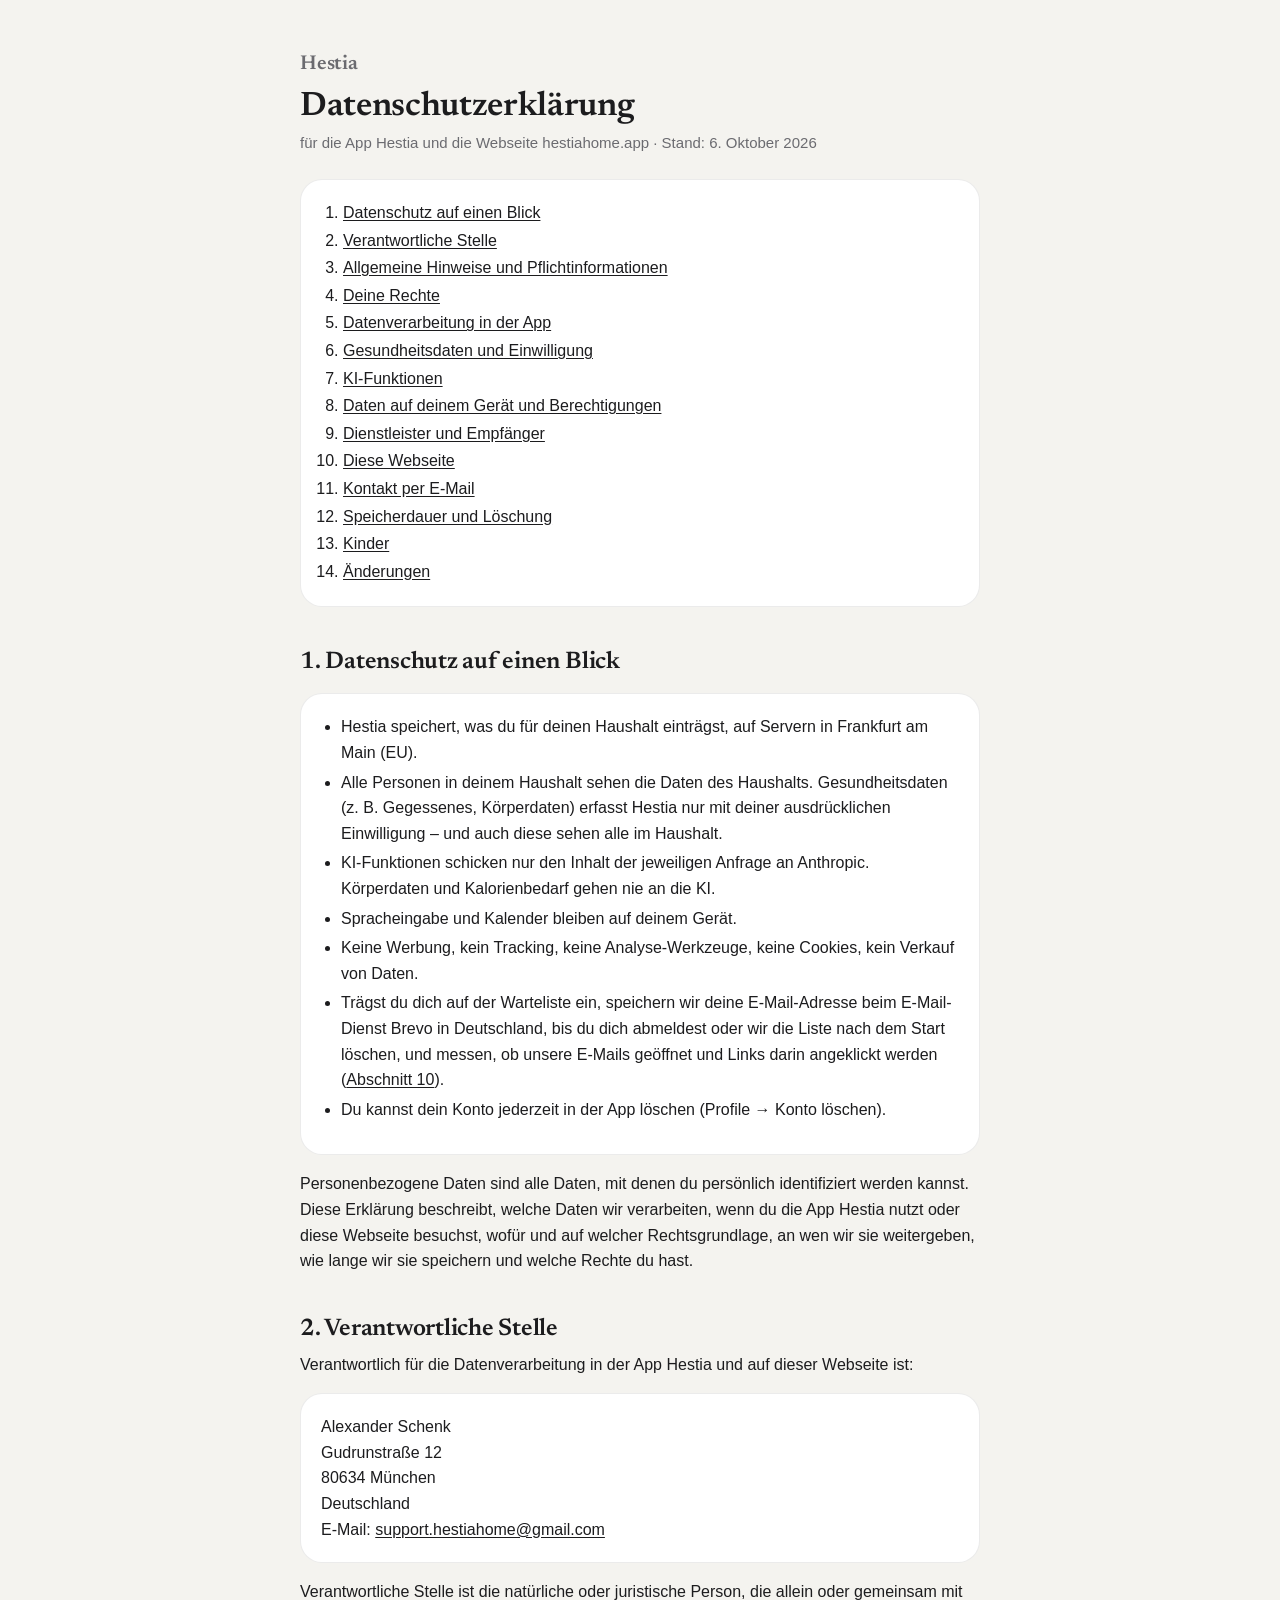
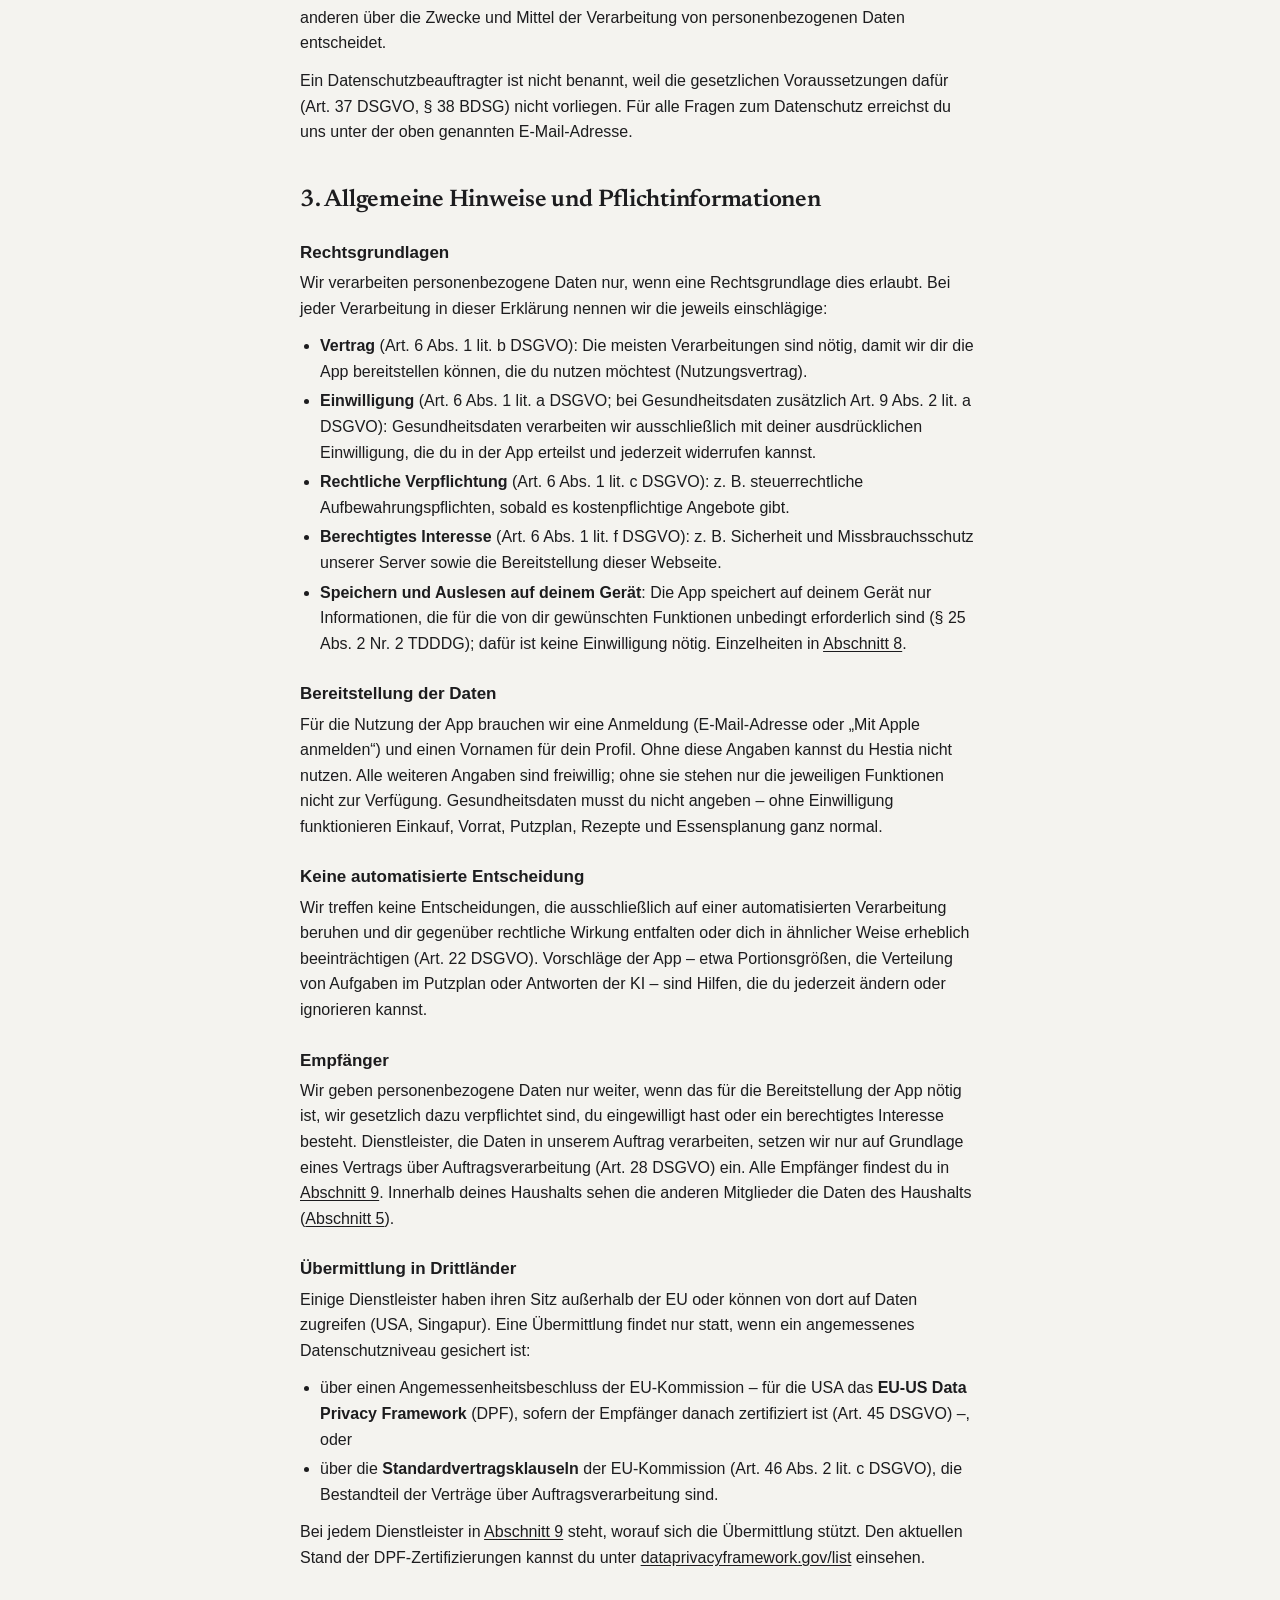
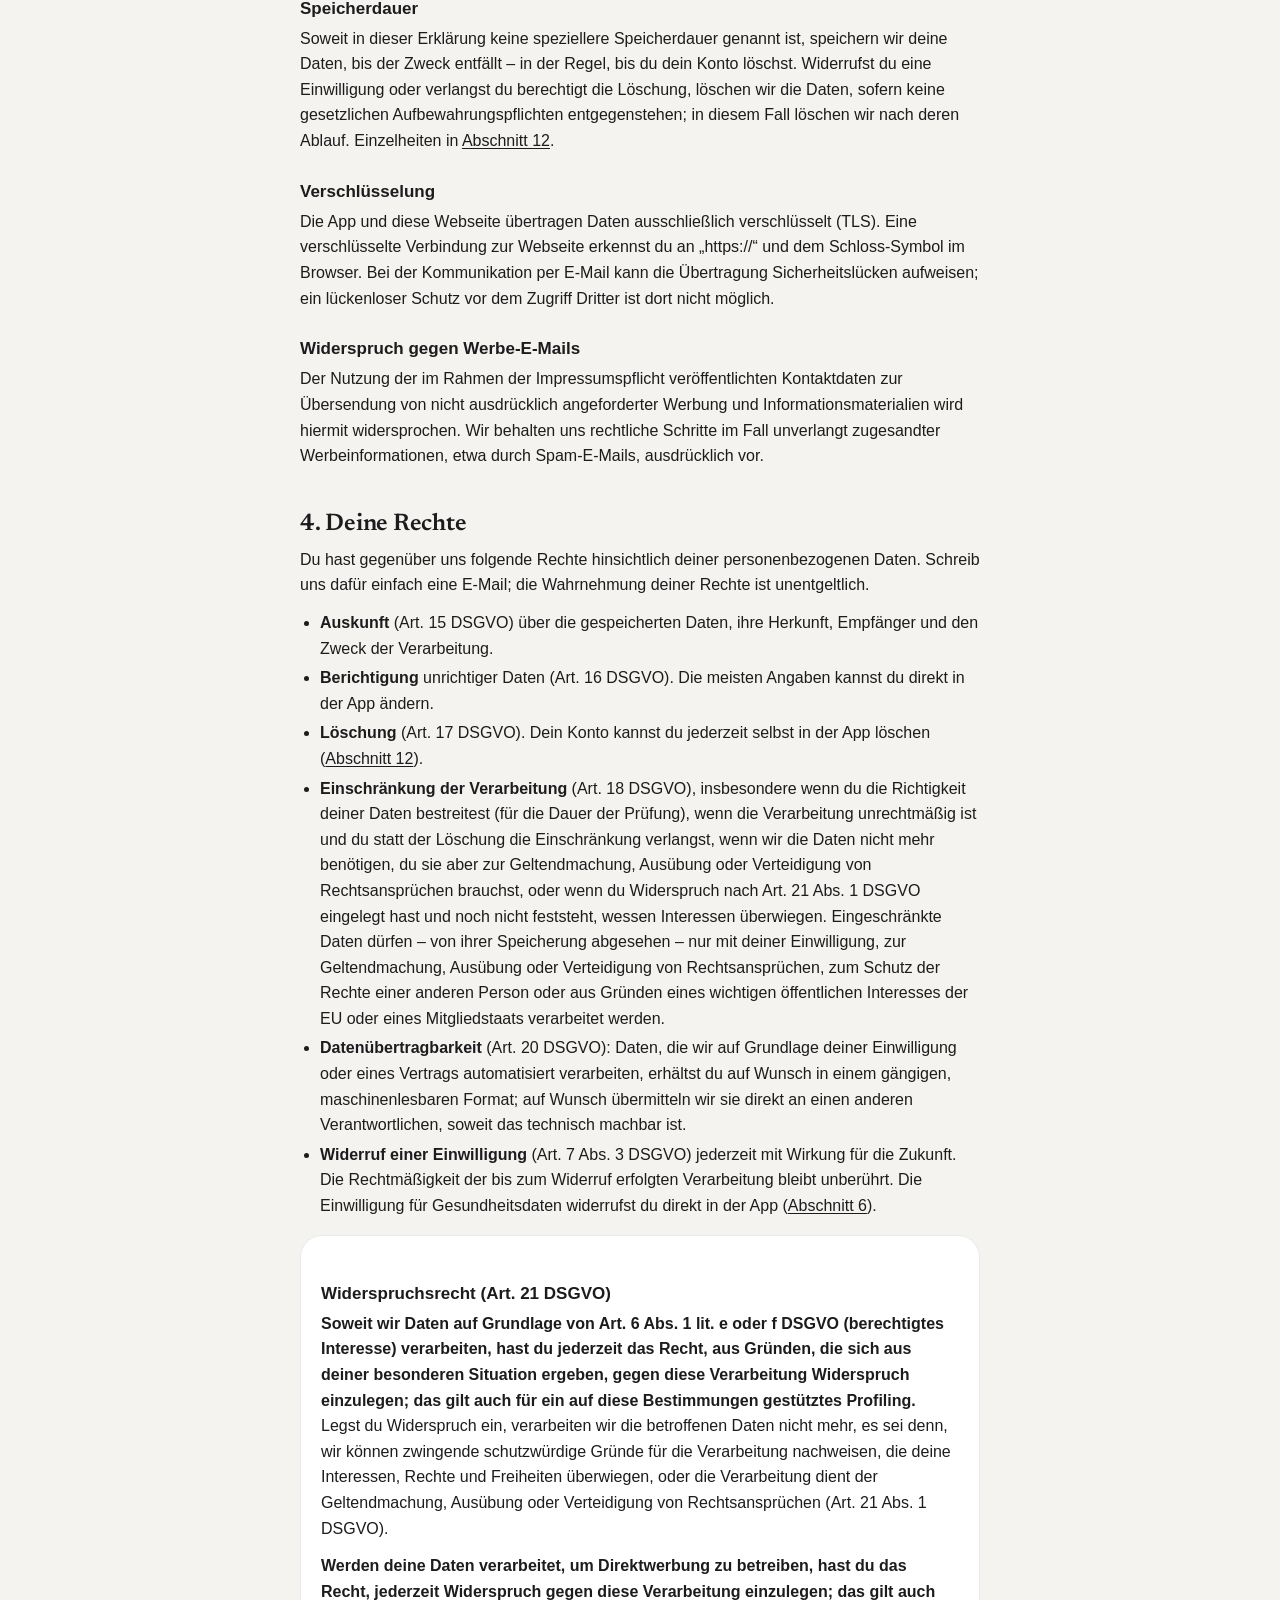
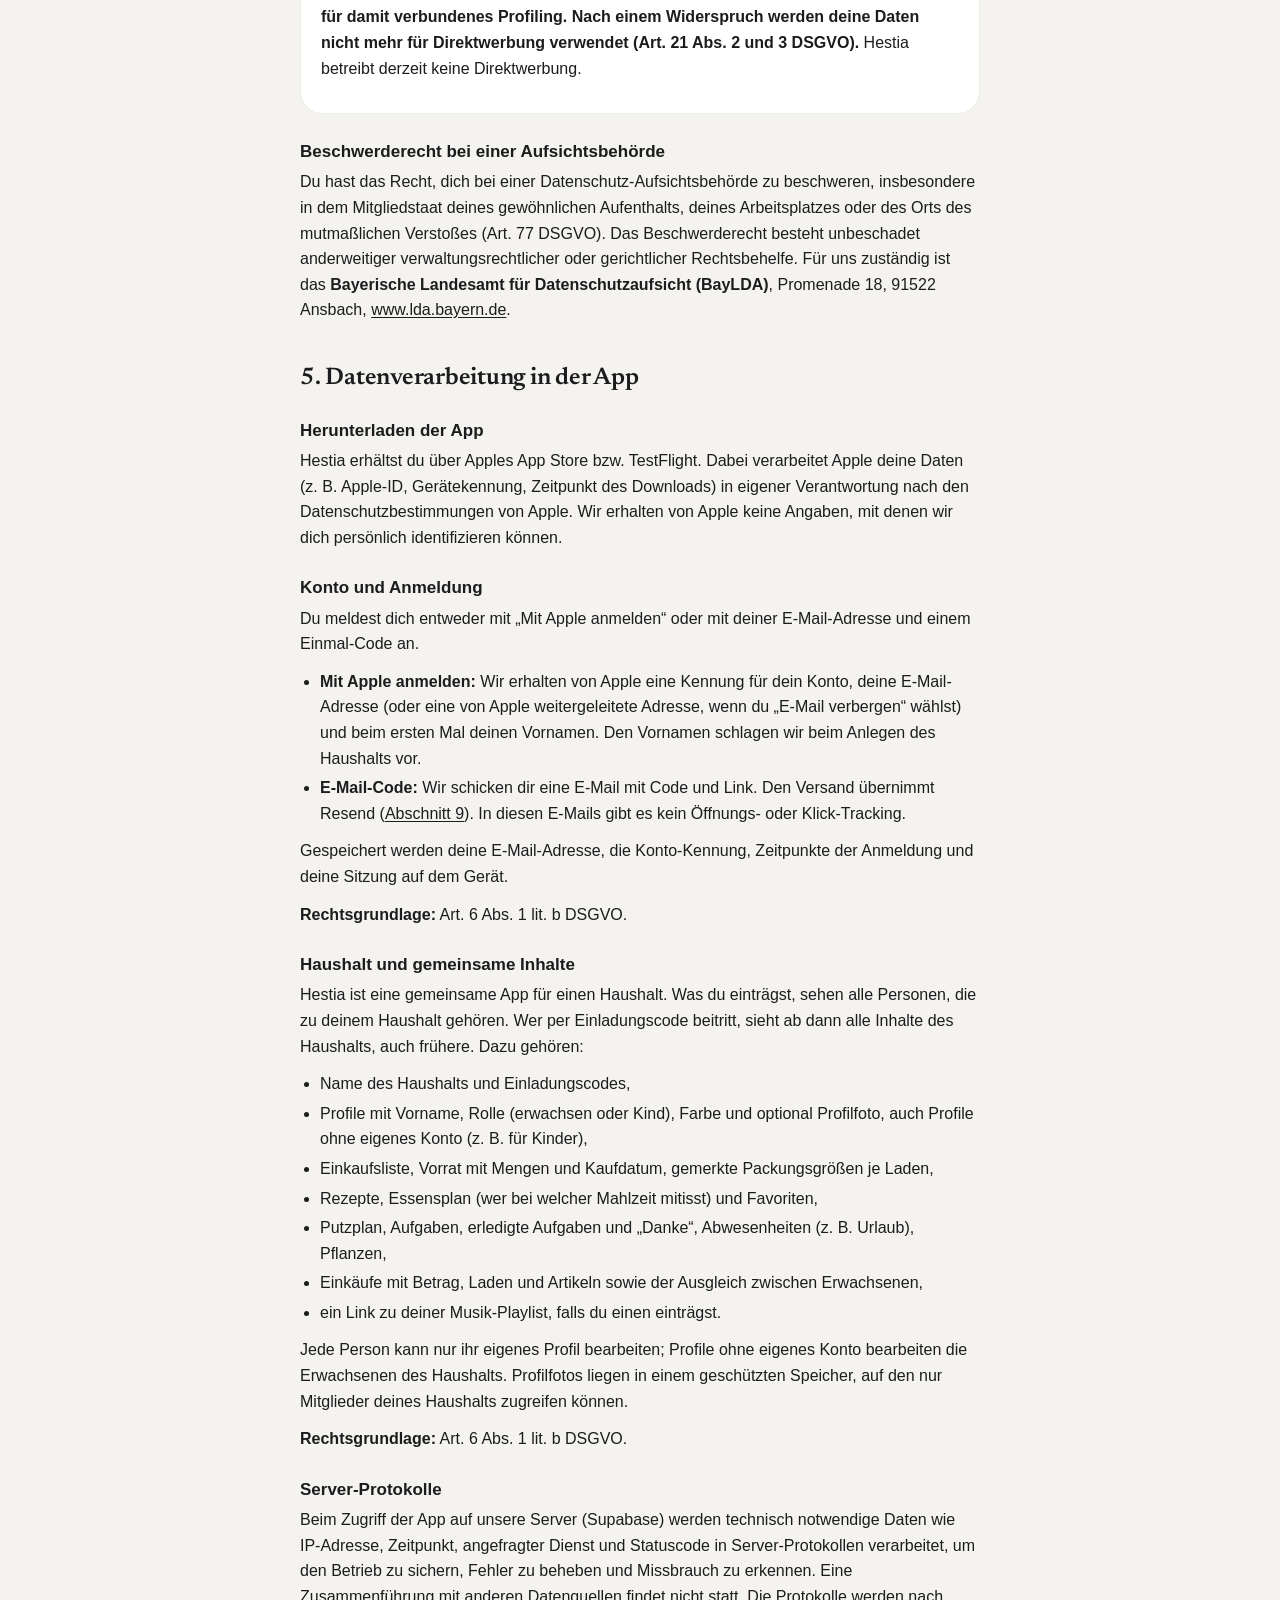
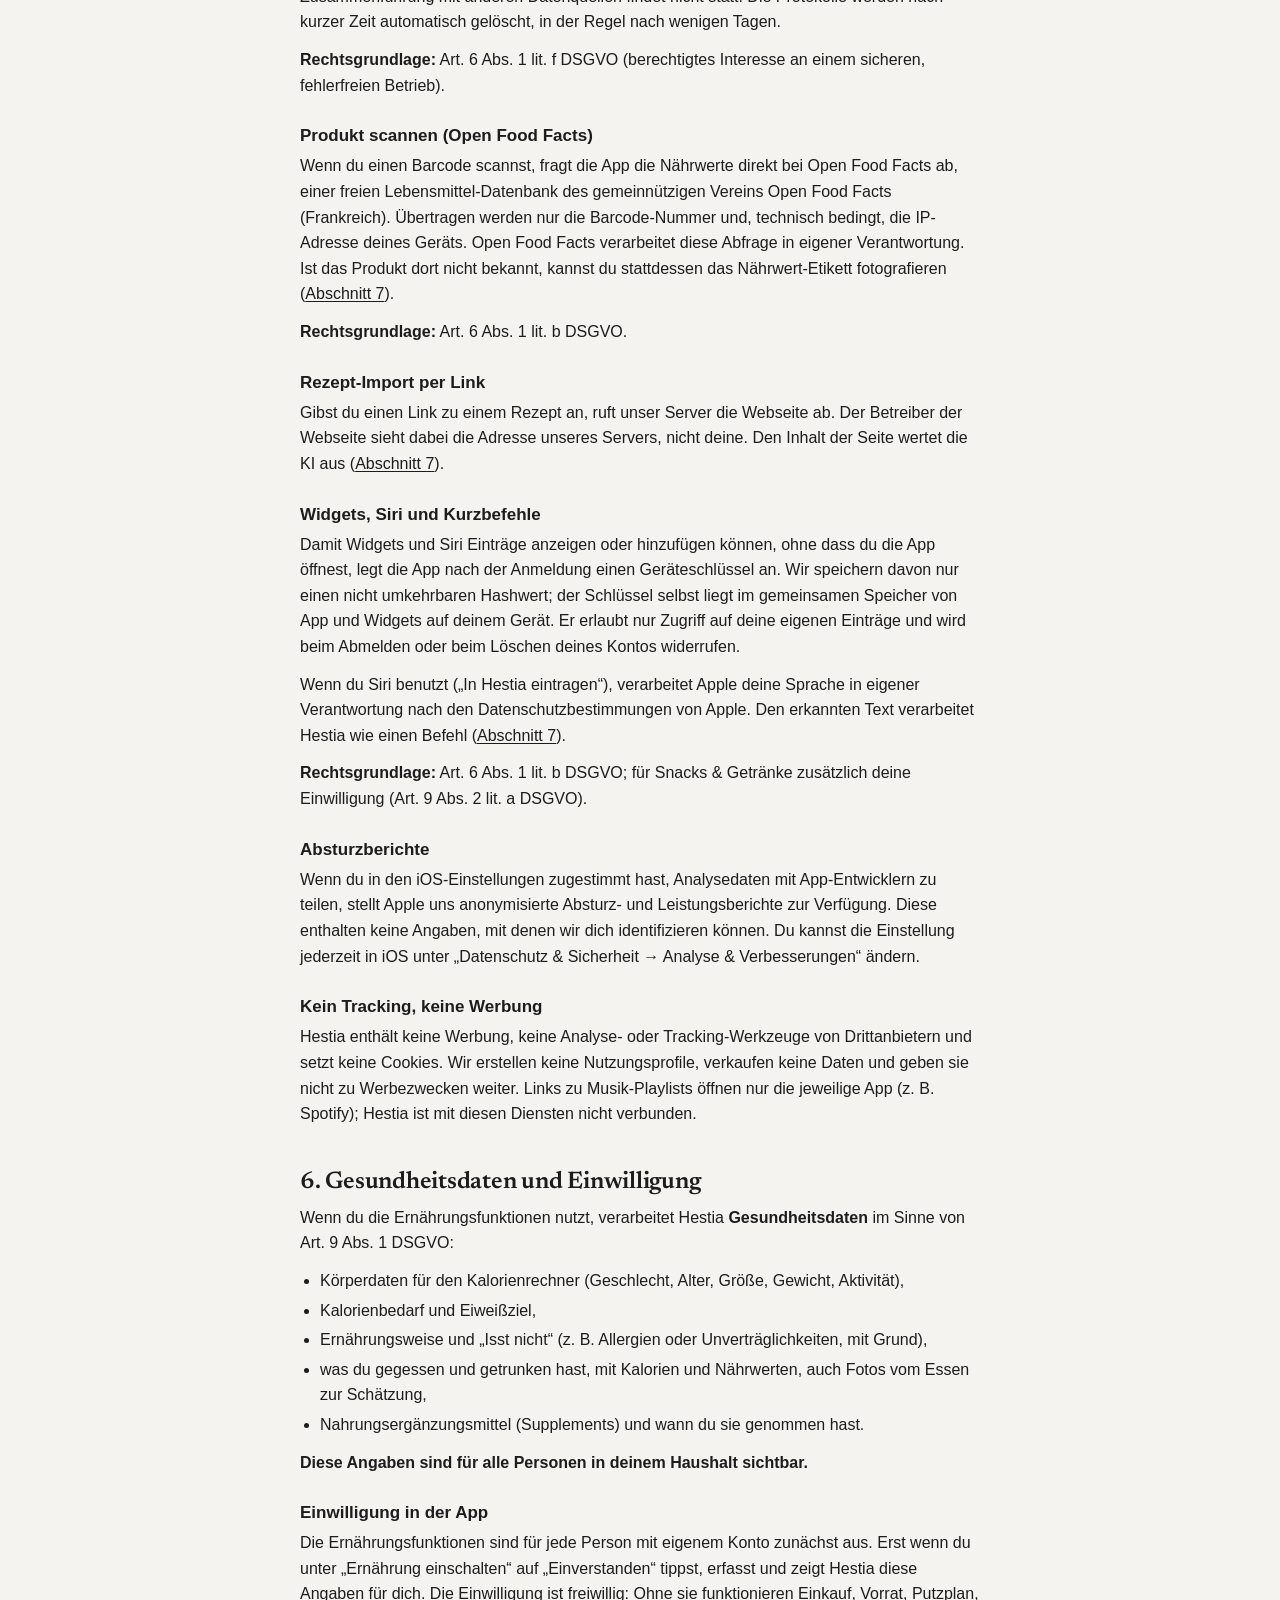
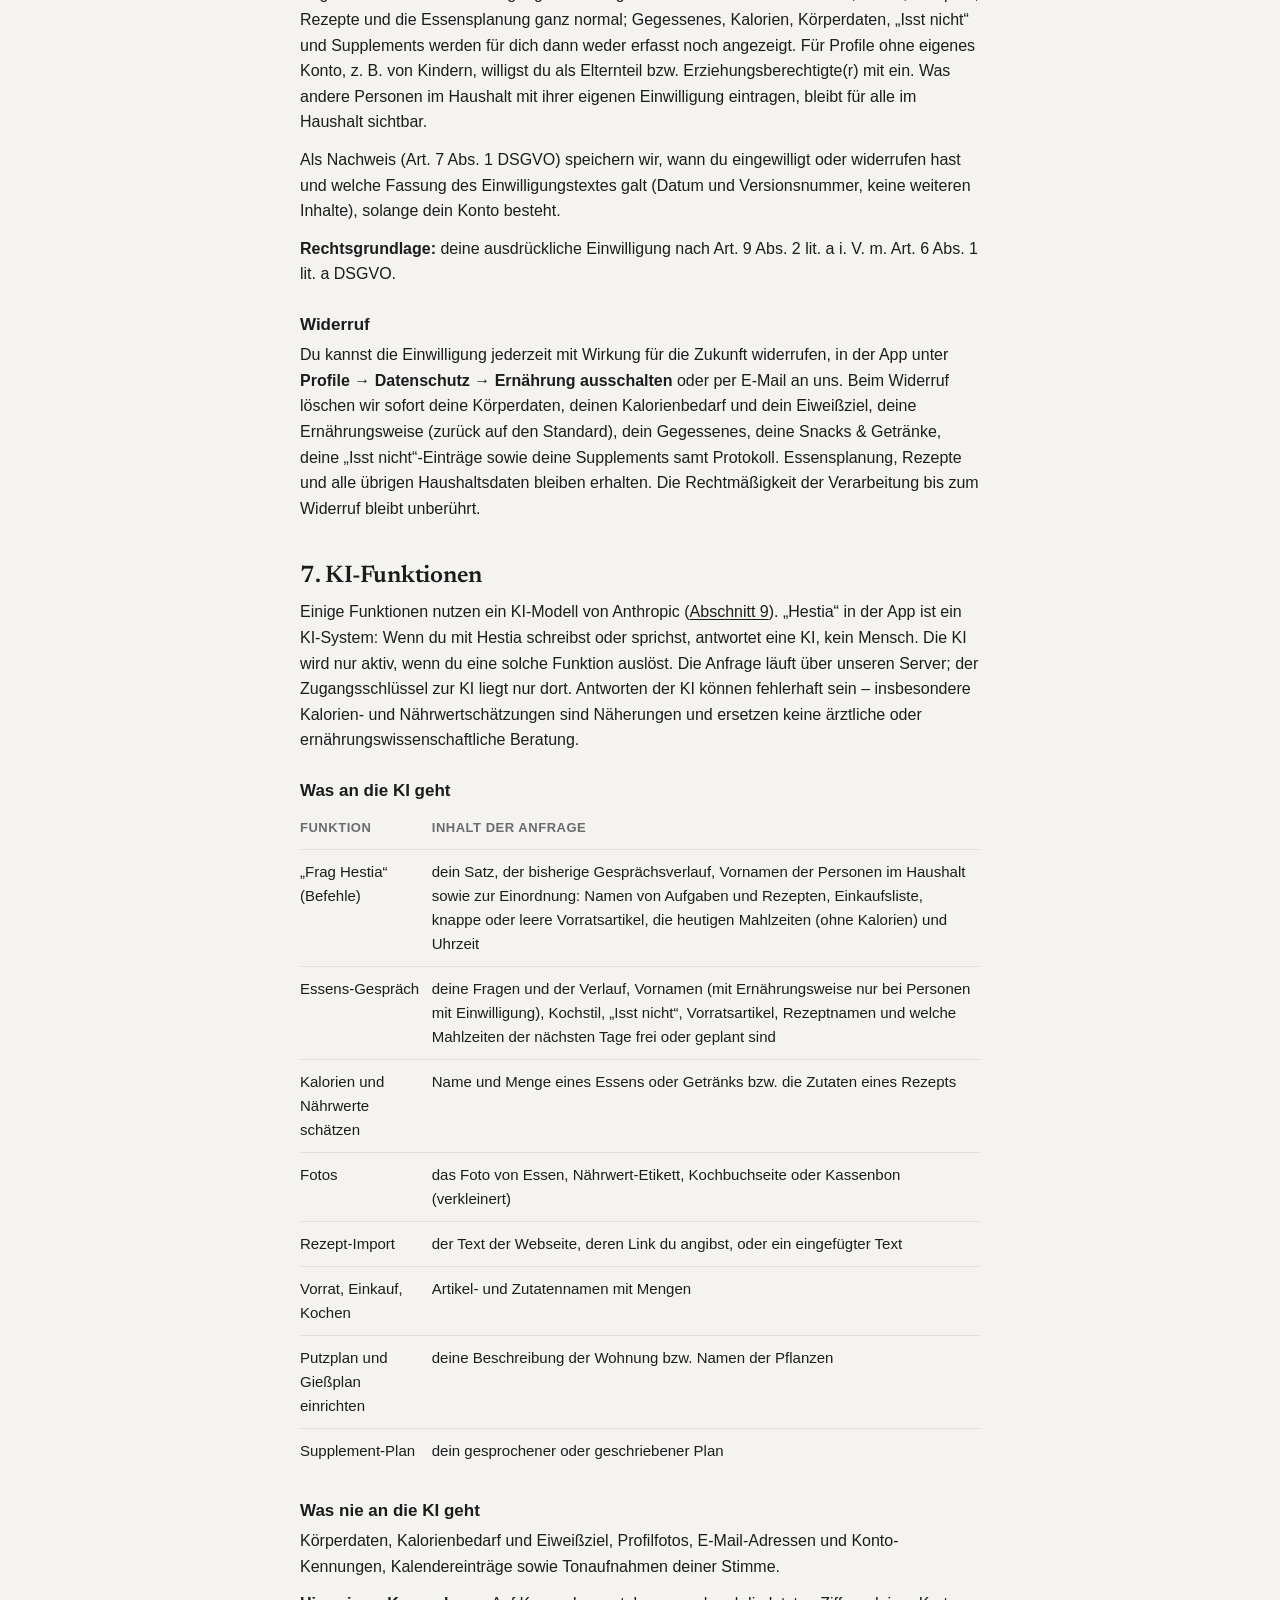
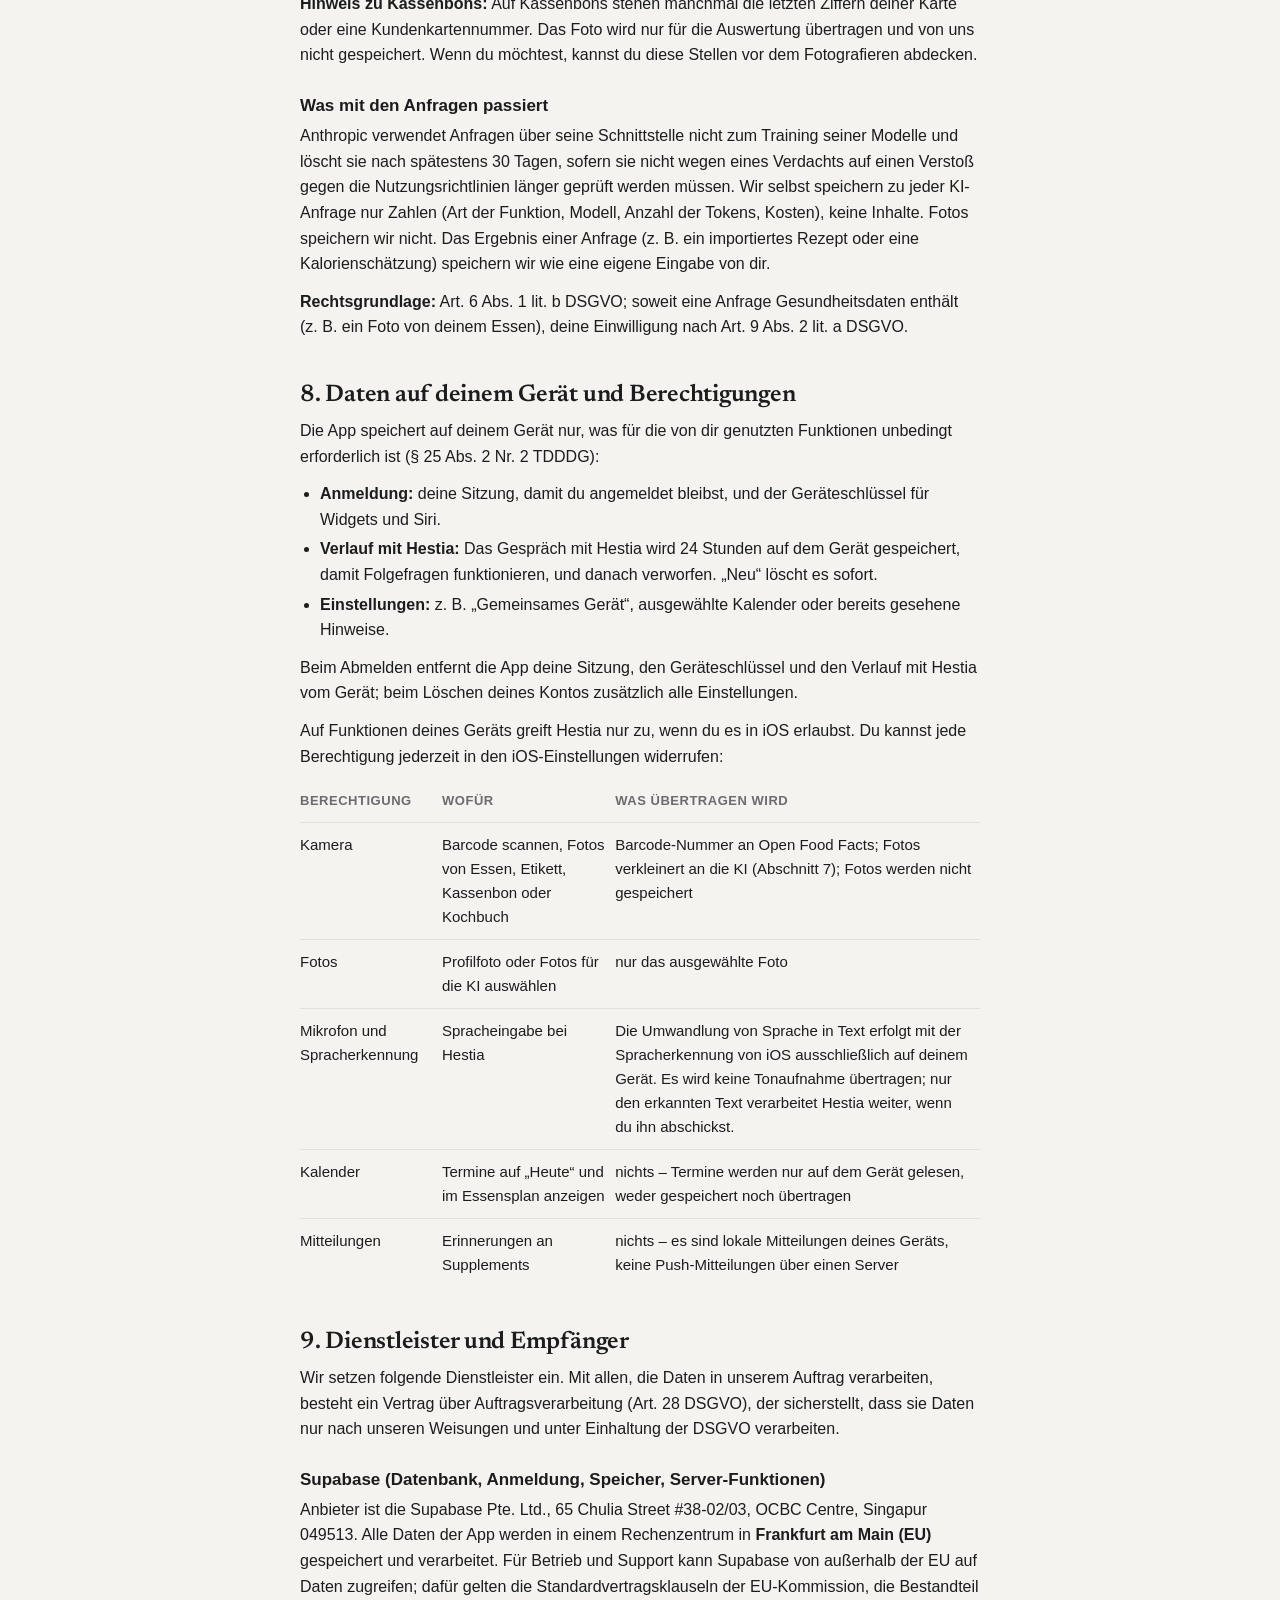
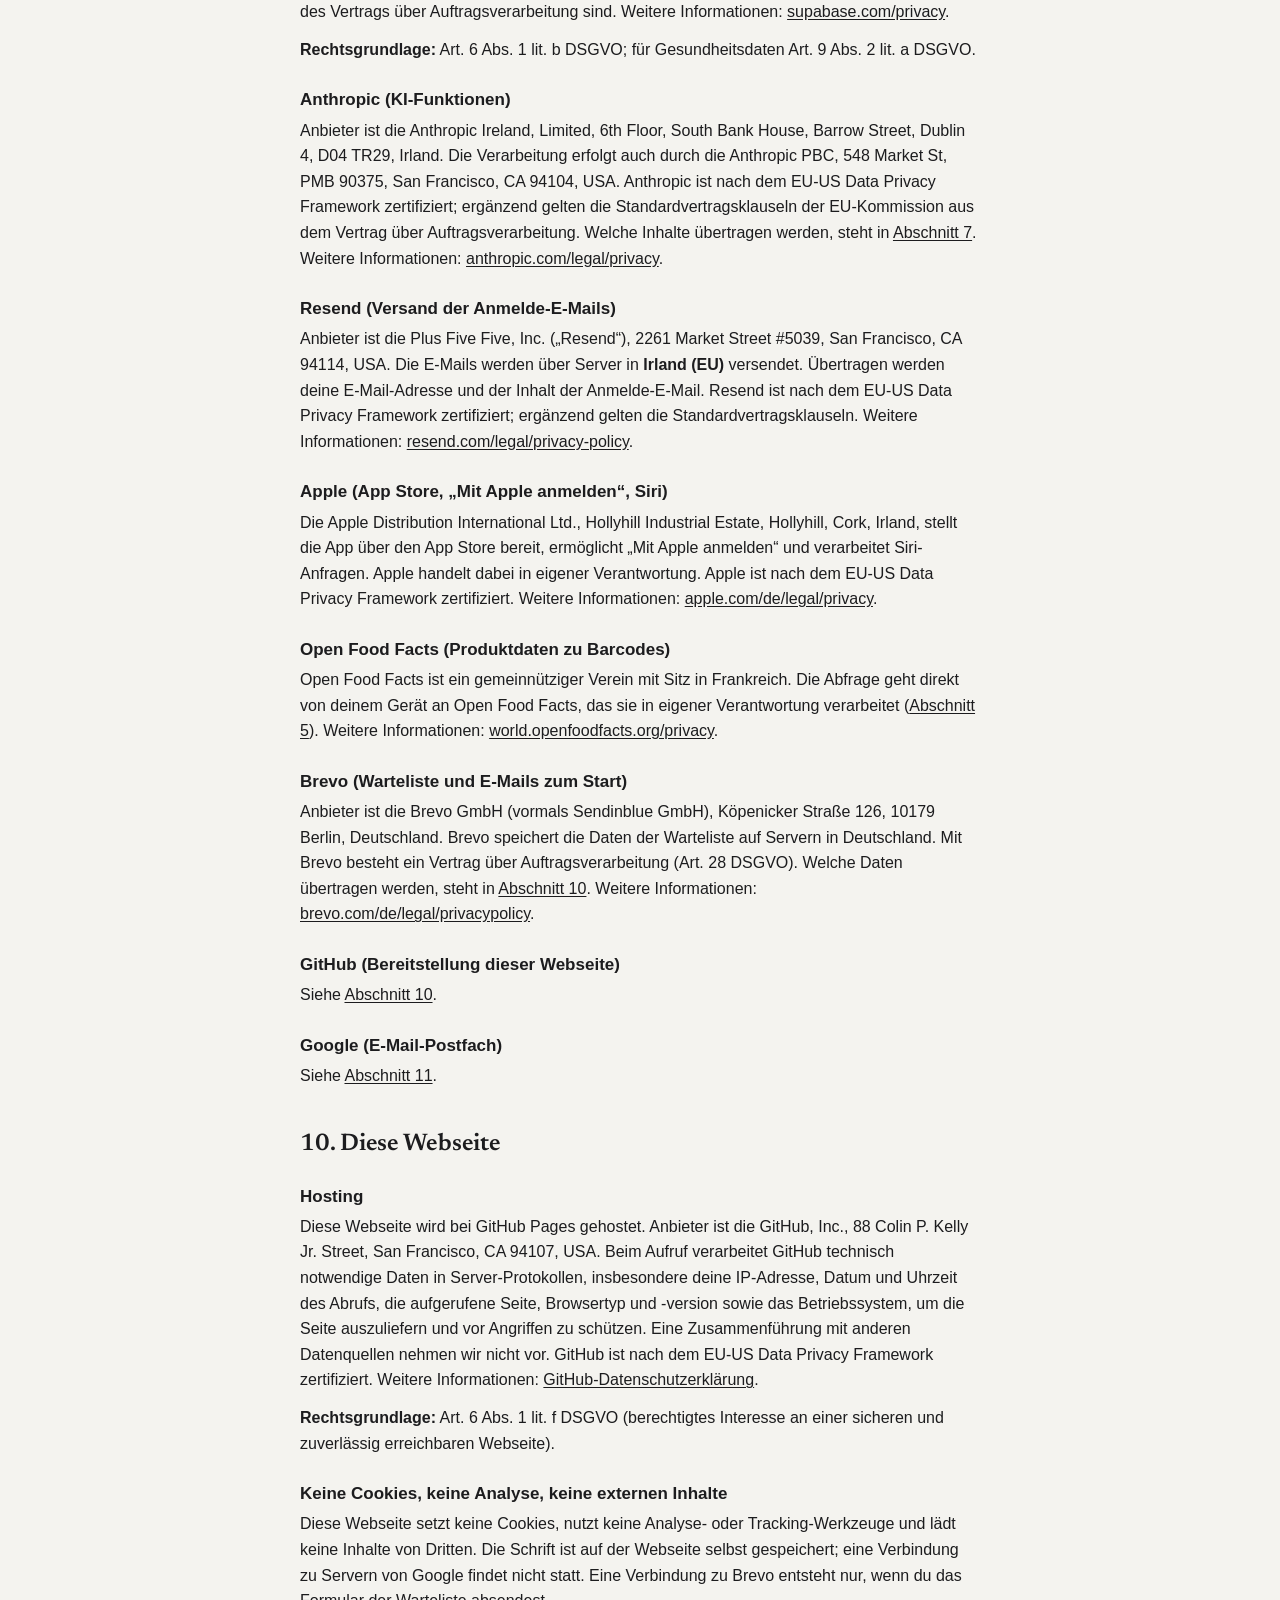
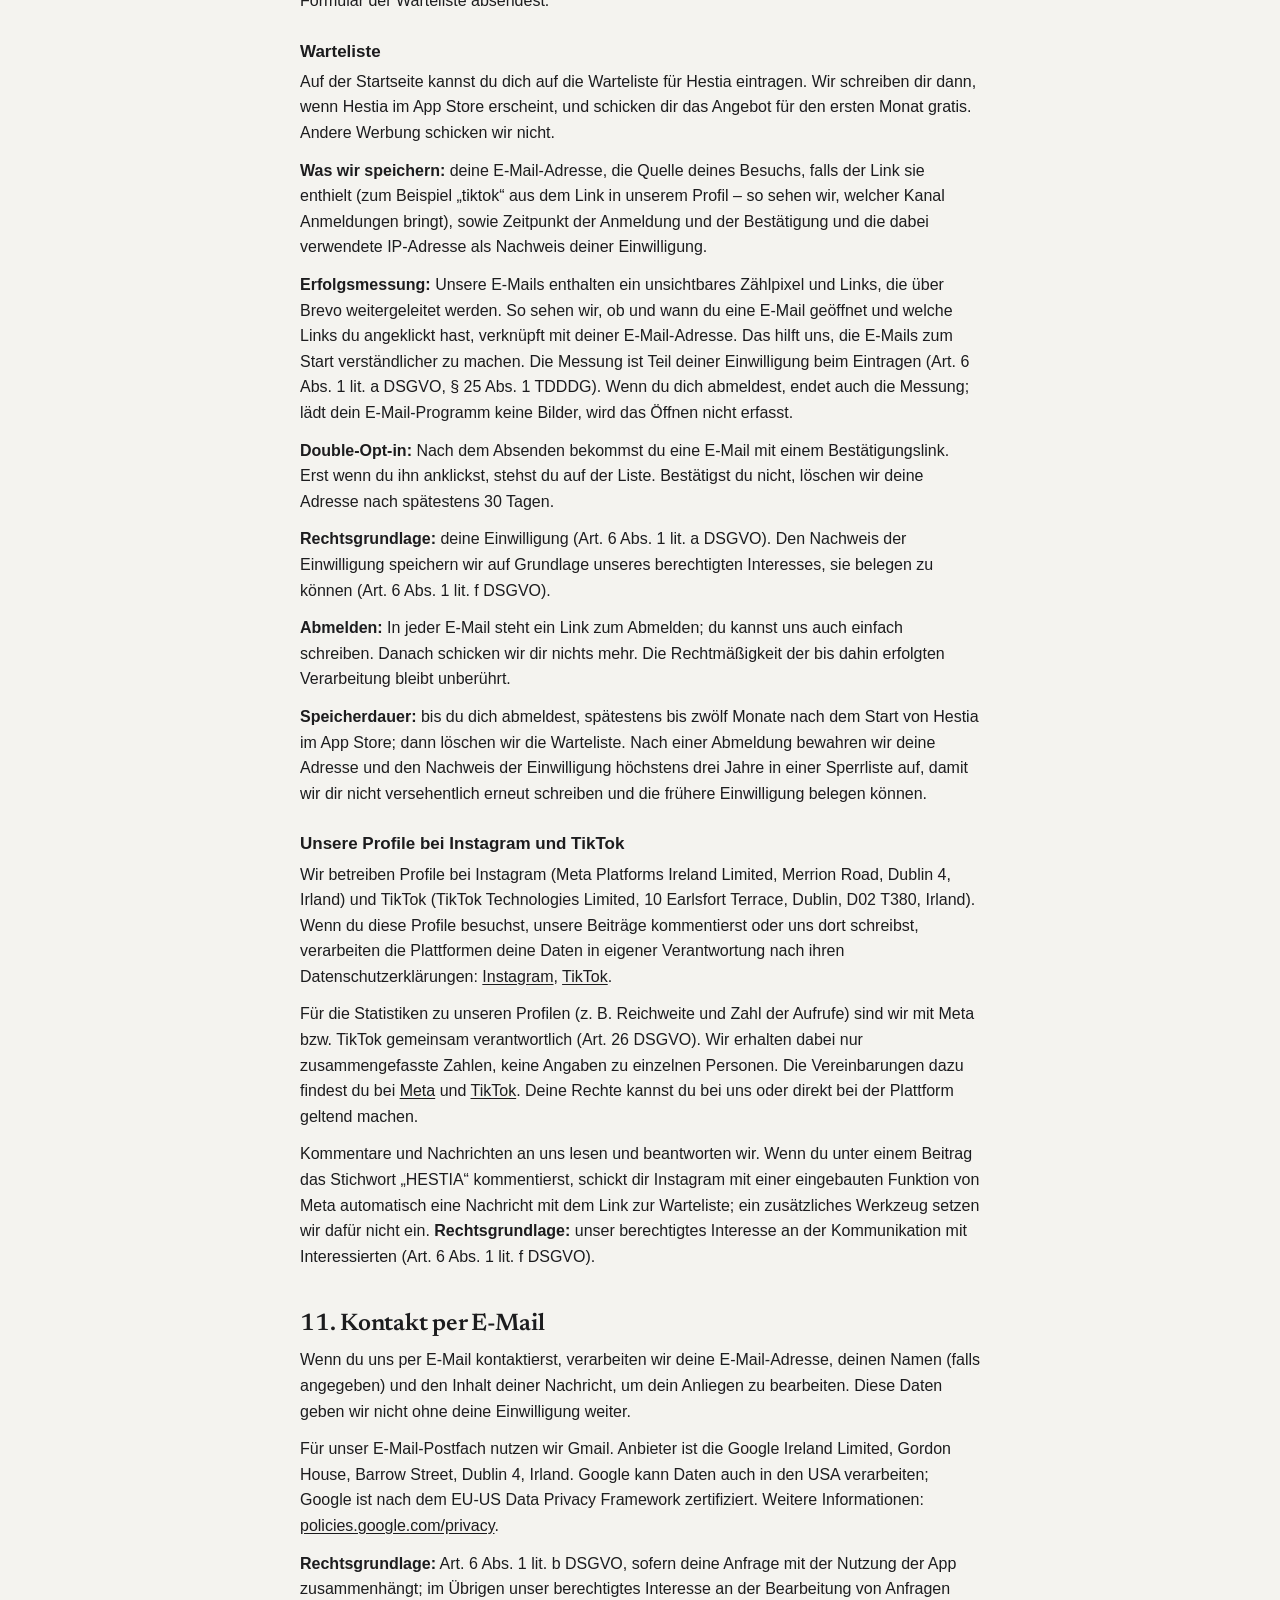
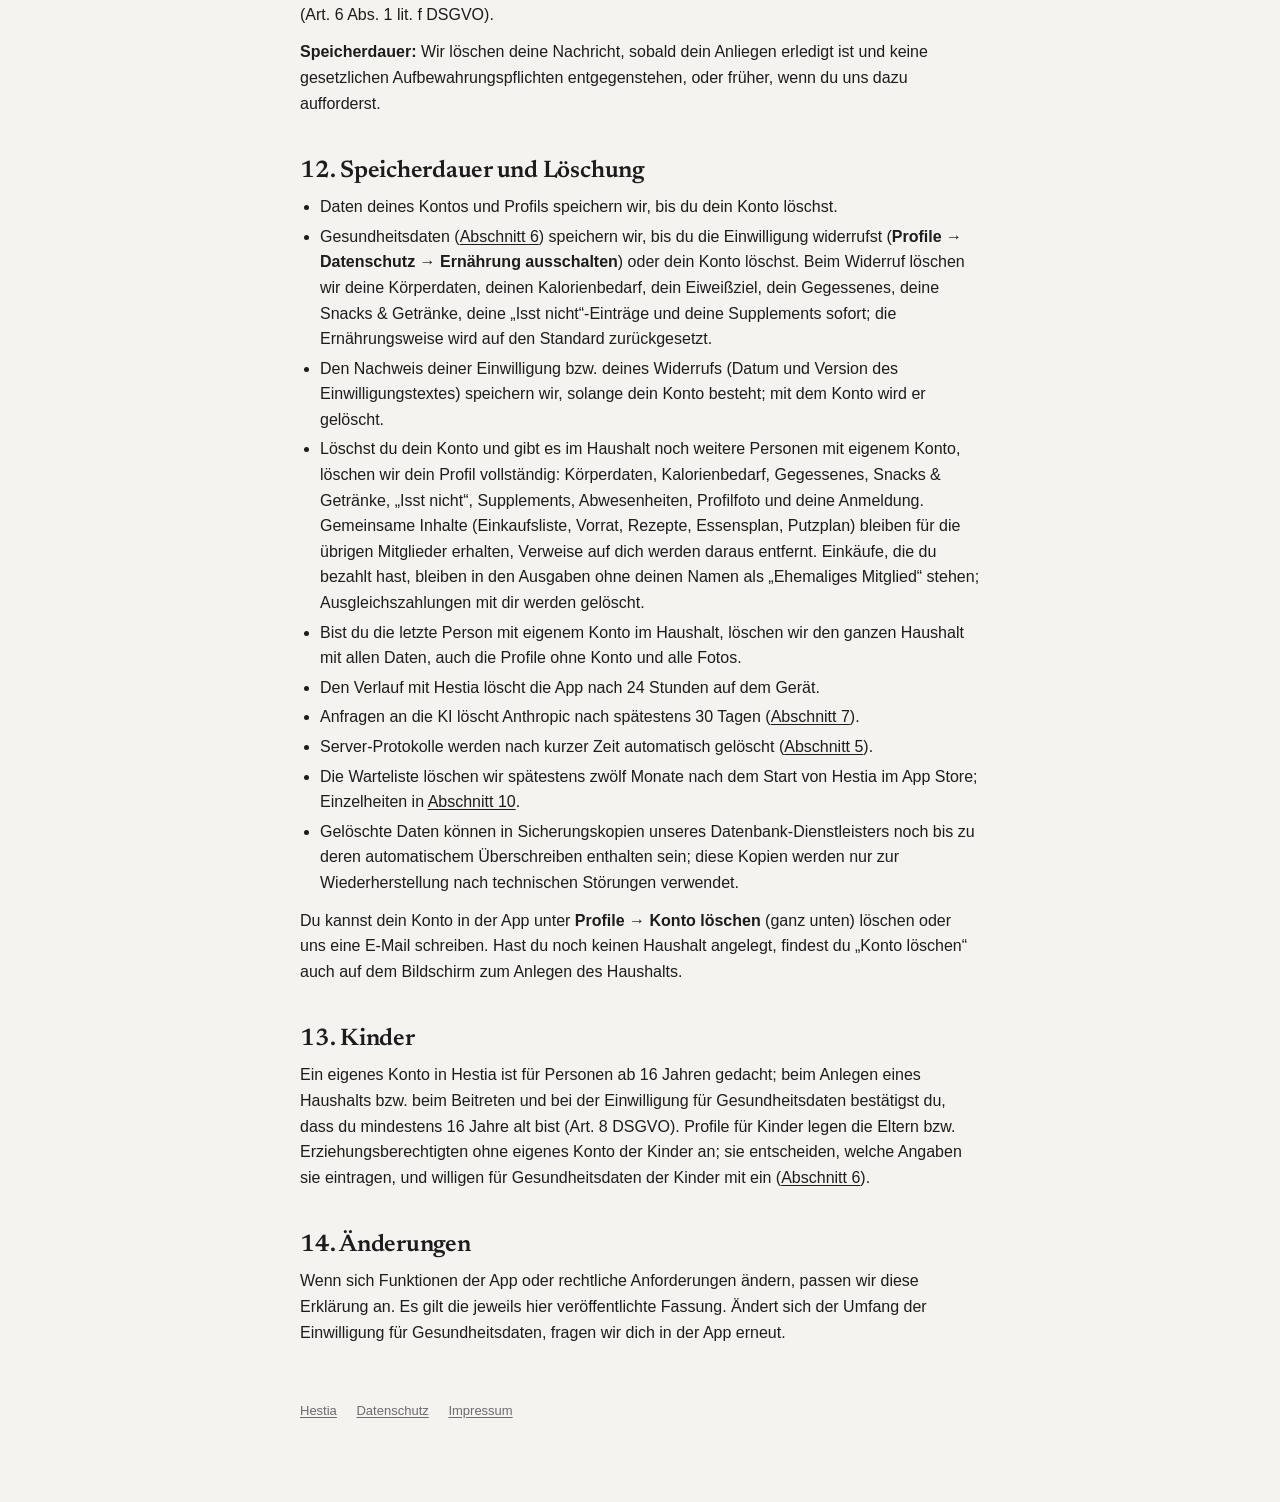
<file: datenschutz.html>
<!doctype html>
<html lang="de">
<head>
  <meta charset="utf-8">
  <meta name="viewport" content="width=device-width, initial-scale=1">
  <title>Datenschutz – Hestia</title>
  <meta name="description" content="Datenschutzerklärung der Haushalts-App Hestia und der Webseite hestiahome.app.">
  <link rel="stylesheet" href="style.css">
</head>
<body>
<main>
  <a class="brand" href="./">Hestia</a>
  <h1>Datenschutzerklärung</h1>
  <p class="stand">für die App Hestia und die Webseite hestiahome.app · Stand: 6. Oktober 2026</p>

  <nav class="card toc" aria-label="Inhalt">
    <ol>
      <li><a href="#ueberblick">Datenschutz auf einen Blick</a></li>
      <li><a href="#verantwortlich">Verantwortliche Stelle</a></li>
      <li><a href="#allgemein">Allgemeine Hinweise und Pflichtinformationen</a></li>
      <li><a href="#rechte">Deine Rechte</a></li>
      <li><a href="#app">Datenverarbeitung in der App</a></li>
      <li><a href="#gesundheit">Gesundheitsdaten und Einwilligung</a></li>
      <li><a href="#ki">KI-Funktionen</a></li>
      <li><a href="#geraet">Daten auf deinem Gerät und Berechtigungen</a></li>
      <li><a href="#dienstleister">Dienstleister und Empfänger</a></li>
      <li><a href="#webseite">Diese Webseite</a></li>
      <li><a href="#kontakt">Kontakt per E-Mail</a></li>
      <li><a href="#loeschung">Speicherdauer und Löschung</a></li>
      <li><a href="#kinder">Kinder</a></li>
      <li><a href="#aenderungen">Änderungen</a></li>
    </ol>
  </nav>

  <h2 id="ueberblick">1. Datenschutz auf einen Blick</h2>
  <div class="card">
    <ul>
      <li>Hestia speichert, was du für deinen Haushalt einträgst, auf Servern in Frankfurt am Main (EU).</li>
      <li>Alle Personen in deinem Haushalt sehen die Daten des Haushalts. Gesundheitsdaten (z. B. Gegessenes, Körperdaten) erfasst Hestia nur mit deiner ausdrücklichen Einwilligung – und auch diese sehen alle im Haushalt.</li>
      <li>KI-Funktionen schicken nur den Inhalt der jeweiligen Anfrage an Anthropic. Körperdaten und Kalorienbedarf gehen nie an die KI.</li>
      <li>Spracheingabe und Kalender bleiben auf deinem Gerät.</li>
      <li>Keine Werbung, kein Tracking, keine Analyse-Werkzeuge, keine Cookies, kein Verkauf von Daten.</li>
      <li>Trägst du dich auf der Warteliste ein, speichern wir deine E-Mail-Adresse beim E-Mail-Dienst Brevo in Deutschland, bis du dich abmeldest oder wir die Liste nach dem Start löschen, und messen, ob unsere E-Mails geöffnet und Links darin angeklickt werden (<a href="#warteliste">Abschnitt 10</a>).</li>
      <li>Du kannst dein Konto jederzeit in der App löschen (Profile → Konto löschen).</li>
    </ul>
  </div>
  <p>Personenbezogene Daten sind alle Daten, mit denen du persönlich identifiziert werden kannst. Diese Erklärung beschreibt, welche Daten wir verarbeiten, wenn du die App Hestia nutzt oder diese Webseite besuchst, wofür und auf welcher Rechtsgrundlage, an wen wir sie weitergeben, wie lange wir sie speichern und welche Rechte du hast.</p>

  <h2 id="verantwortlich">2. Verantwortliche Stelle</h2>
  <p>Verantwortlich für die Datenverarbeitung in der App Hestia und auf dieser Webseite ist:</p>
  <p class="card">
    Alexander Schenk<br>
    Gudrunstraße 12<br>
    80634 München<br>
    Deutschland<br>
    E-Mail: <a href="mailto:support.hestiahome@gmail.com">support.hestiahome@gmail.com</a>
  </p>
  <p>Verantwortliche Stelle ist die natürliche oder juristische Person, die allein oder gemeinsam mit anderen über die Zwecke und Mittel der Verarbeitung von personenbezogenen Daten entscheidet.</p>
  <p>Ein Datenschutzbeauftragter ist nicht benannt, weil die gesetzlichen Voraussetzungen dafür (Art. 37 DSGVO, § 38 BDSG) nicht vorliegen. Für alle Fragen zum Datenschutz erreichst du uns unter der oben genannten E-Mail-Adresse.</p>

  <h2 id="allgemein">3. Allgemeine Hinweise und Pflichtinformationen</h2>

  <h3>Rechtsgrundlagen</h3>
  <p>Wir verarbeiten personenbezogene Daten nur, wenn eine Rechtsgrundlage dies erlaubt. Bei jeder Verarbeitung in dieser Erklärung nennen wir die jeweils einschlägige:</p>
  <ul>
    <li><strong>Vertrag</strong> (Art. 6 Abs. 1 lit. b DSGVO): Die meisten Verarbeitungen sind nötig, damit wir dir die App bereitstellen können, die du nutzen möchtest (Nutzungsvertrag).</li>
    <li><strong>Einwilligung</strong> (Art. 6 Abs. 1 lit. a DSGVO; bei Gesundheitsdaten zusätzlich Art. 9 Abs. 2 lit. a DSGVO): Gesundheitsdaten verarbeiten wir ausschließlich mit deiner ausdrücklichen Einwilligung, die du in der App erteilst und jederzeit widerrufen kannst.</li>
    <li><strong>Rechtliche Verpflichtung</strong> (Art. 6 Abs. 1 lit. c DSGVO): z. B. steuerrechtliche Aufbewahrungspflichten, sobald es kostenpflichtige Angebote gibt.</li>
    <li><strong>Berechtigtes Interesse</strong> (Art. 6 Abs. 1 lit. f DSGVO): z. B. Sicherheit und Missbrauchsschutz unserer Server sowie die Bereitstellung dieser Webseite.</li>
    <li><strong>Speichern und Auslesen auf deinem Gerät</strong>: Die App speichert auf deinem Gerät nur Informationen, die für die von dir gewünschten Funktionen unbedingt erforderlich sind (§ 25 Abs. 2 Nr. 2 TDDDG); dafür ist keine Einwilligung nötig. Einzelheiten in <a href="#geraet">Abschnitt 8</a>.</li>
  </ul>

  <h3>Bereitstellung der Daten</h3>
  <p>Für die Nutzung der App brauchen wir eine Anmeldung (E-Mail-Adresse oder „Mit Apple anmelden“) und einen Vornamen für dein Profil. Ohne diese Angaben kannst du Hestia nicht nutzen. Alle weiteren Angaben sind freiwillig; ohne sie stehen nur die jeweiligen Funktionen nicht zur Verfügung. Gesundheitsdaten musst du nicht angeben – ohne Einwilligung funktionieren Einkauf, Vorrat, Putzplan, Rezepte und Essensplanung ganz normal.</p>

  <h3>Keine automatisierte Entscheidung</h3>
  <p>Wir treffen keine Entscheidungen, die ausschließlich auf einer automatisierten Verarbeitung beruhen und dir gegenüber rechtliche Wirkung entfalten oder dich in ähnlicher Weise erheblich beeinträchtigen (Art. 22 DSGVO). Vorschläge der App – etwa Portionsgrößen, die Verteilung von Aufgaben im Putzplan oder Antworten der KI – sind Hilfen, die du jederzeit ändern oder ignorieren kannst.</p>

  <h3>Empfänger</h3>
  <p>Wir geben personenbezogene Daten nur weiter, wenn das für die Bereitstellung der App nötig ist, wir gesetzlich dazu verpflichtet sind, du eingewilligt hast oder ein berechtigtes Interesse besteht. Dienstleister, die Daten in unserem Auftrag verarbeiten, setzen wir nur auf Grundlage eines Vertrags über Auftragsverarbeitung (Art. 28 DSGVO) ein. Alle Empfänger findest du in <a href="#dienstleister">Abschnitt 9</a>. Innerhalb deines Haushalts sehen die anderen Mitglieder die Daten des Haushalts (<a href="#app">Abschnitt 5</a>).</p>

  <h3>Übermittlung in Drittländer</h3>
  <p>Einige Dienstleister haben ihren Sitz außerhalb der EU oder können von dort auf Daten zugreifen (USA, Singapur). Eine Übermittlung findet nur statt, wenn ein angemessenes Datenschutzniveau gesichert ist:</p>
  <ul>
    <li>über einen Angemessenheitsbeschluss der EU-Kommission – für die USA das <strong>EU-US Data Privacy Framework</strong> (DPF), sofern der Empfänger danach zertifiziert ist (Art. 45 DSGVO) –, oder</li>
    <li>über die <strong>Standardvertragsklauseln</strong> der EU-Kommission (Art. 46 Abs. 2 lit. c DSGVO), die Bestandteil der Verträge über Auftragsverarbeitung sind.</li>
  </ul>
  <p>Bei jedem Dienstleister in <a href="#dienstleister">Abschnitt 9</a> steht, worauf sich die Übermittlung stützt. Den aktuellen Stand der DPF-Zertifizierungen kannst du unter <a href="https://www.dataprivacyframework.gov/list">dataprivacyframework.gov/list</a> einsehen.</p>

  <h3>Speicherdauer</h3>
  <p>Soweit in dieser Erklärung keine speziellere Speicherdauer genannt ist, speichern wir deine Daten, bis der Zweck entfällt – in der Regel, bis du dein Konto löschst. Widerrufst du eine Einwilligung oder verlangst du berechtigt die Löschung, löschen wir die Daten, sofern keine gesetzlichen Aufbewahrungspflichten entgegenstehen; in diesem Fall löschen wir nach deren Ablauf. Einzelheiten in <a href="#loeschung">Abschnitt 12</a>.</p>

  <h3>Verschlüsselung</h3>
  <p>Die App und diese Webseite übertragen Daten ausschließlich verschlüsselt (TLS). Eine verschlüsselte Verbindung zur Webseite erkennst du an „https://“ und dem Schloss-Symbol im Browser. Bei der Kommunikation per E-Mail kann die Übertragung Sicherheitslücken aufweisen; ein lückenloser Schutz vor dem Zugriff Dritter ist dort nicht möglich.</p>

  <h3>Widerspruch gegen Werbe-E-Mails</h3>
  <p>Der Nutzung der im Rahmen der Impressumspflicht veröffentlichten Kontaktdaten zur Übersendung von nicht ausdrücklich angeforderter Werbung und Informationsmaterialien wird hiermit widersprochen. Wir behalten uns rechtliche Schritte im Fall unverlangt zugesandter Werbeinformationen, etwa durch Spam-E-Mails, ausdrücklich vor.</p>

  <h2 id="rechte">4. Deine Rechte</h2>
  <p>Du hast gegenüber uns folgende Rechte hinsichtlich deiner personenbezogenen Daten. Schreib uns dafür einfach eine E-Mail; die Wahrnehmung deiner Rechte ist unentgeltlich.</p>
  <ul>
    <li><strong>Auskunft</strong> (Art. 15 DSGVO) über die gespeicherten Daten, ihre Herkunft, Empfänger und den Zweck der Verarbeitung.</li>
    <li><strong>Berichtigung</strong> unrichtiger Daten (Art. 16 DSGVO). Die meisten Angaben kannst du direkt in der App ändern.</li>
    <li><strong>Löschung</strong> (Art. 17 DSGVO). Dein Konto kannst du jederzeit selbst in der App löschen (<a href="#loeschung">Abschnitt 12</a>).</li>
    <li><strong>Einschränkung der Verarbeitung</strong> (Art. 18 DSGVO), insbesondere wenn du die Richtigkeit deiner Daten bestreitest (für die Dauer der Prüfung), wenn die Verarbeitung unrechtmäßig ist und du statt der Löschung die Einschränkung verlangst, wenn wir die Daten nicht mehr benötigen, du sie aber zur Geltendmachung, Ausübung oder Verteidigung von Rechtsansprüchen brauchst, oder wenn du Widerspruch nach Art. 21 Abs. 1 DSGVO eingelegt hast und noch nicht feststeht, wessen Interessen überwiegen. Eingeschränkte Daten dürfen – von ihrer Speicherung abgesehen – nur mit deiner Einwilligung, zur Geltendmachung, Ausübung oder Verteidigung von Rechtsansprüchen, zum Schutz der Rechte einer anderen Person oder aus Gründen eines wichtigen öffentlichen Interesses der EU oder eines Mitgliedstaats verarbeitet werden.</li>
    <li><strong>Datenübertragbarkeit</strong> (Art. 20 DSGVO): Daten, die wir auf Grundlage deiner Einwilligung oder eines Vertrags automatisiert verarbeiten, erhältst du auf Wunsch in einem gängigen, maschinenlesbaren Format; auf Wunsch übermitteln wir sie direkt an einen anderen Verantwortlichen, soweit das technisch machbar ist.</li>
    <li><strong>Widerruf einer Einwilligung</strong> (Art. 7 Abs. 3 DSGVO) jederzeit mit Wirkung für die Zukunft. Die Rechtmäßigkeit der bis zum Widerruf erfolgten Verarbeitung bleibt unberührt. Die Einwilligung für Gesundheitsdaten widerrufst du direkt in der App (<a href="#gesundheit">Abschnitt 6</a>).</li>
  </ul>

  <div class="card">
    <h3>Widerspruchsrecht (Art. 21 DSGVO)</h3>
    <p><strong>Soweit wir Daten auf Grundlage von Art. 6 Abs. 1 lit. e oder f DSGVO (berechtigtes Interesse) verarbeiten, hast du jederzeit das Recht, aus Gründen, die sich aus deiner besonderen Situation ergeben, gegen diese Verarbeitung Widerspruch einzulegen; das gilt auch für ein auf diese Bestimmungen gestütztes Profiling.</strong> Legst du Widerspruch ein, verarbeiten wir die betroffenen Daten nicht mehr, es sei denn, wir können zwingende schutzwürdige Gründe für die Verarbeitung nachweisen, die deine Interessen, Rechte und Freiheiten überwiegen, oder die Verarbeitung dient der Geltendmachung, Ausübung oder Verteidigung von Rechtsansprüchen (Art. 21 Abs. 1 DSGVO).</p>
    <p><strong>Werden deine Daten verarbeitet, um Direktwerbung zu betreiben, hast du das Recht, jederzeit Widerspruch gegen diese Verarbeitung einzulegen; das gilt auch für damit verbundenes Profiling. Nach einem Widerspruch werden deine Daten nicht mehr für Direktwerbung verwendet (Art. 21 Abs. 2 und 3 DSGVO).</strong> Hestia betreibt derzeit keine Direktwerbung.</p>
  </div>

  <h3>Beschwerderecht bei einer Aufsichtsbehörde</h3>
  <p>Du hast das Recht, dich bei einer Datenschutz-Aufsichtsbehörde zu beschweren, insbesondere in dem Mitgliedstaat deines gewöhnlichen Aufenthalts, deines Arbeitsplatzes oder des Orts des mutmaßlichen Verstoßes (Art. 77 DSGVO). Das Beschwerderecht besteht unbeschadet anderweitiger verwaltungsrechtlicher oder gerichtlicher Rechtsbehelfe. Für uns zuständig ist das <strong>Bayerische Landesamt für Datenschutzaufsicht (BayLDA)</strong>, Promenade 18, 91522 Ansbach, <a href="https://www.lda.bayern.de">www.lda.bayern.de</a>.</p>

  <h2 id="app">5. Datenverarbeitung in der App</h2>

  <h3>Herunterladen der App</h3>
  <p>Hestia erhältst du über Apples App Store bzw. TestFlight. Dabei verarbeitet Apple deine Daten (z. B. Apple-ID, Gerätekennung, Zeitpunkt des Downloads) in eigener Verantwortung nach den Datenschutzbestimmungen von Apple. Wir erhalten von Apple keine Angaben, mit denen wir dich persönlich identifizieren können.</p>

  <h3>Konto und Anmeldung</h3>
  <p>Du meldest dich entweder mit „Mit Apple anmelden“ oder mit deiner E-Mail-Adresse und einem Einmal-Code an.</p>
  <ul>
    <li><strong>Mit Apple anmelden:</strong> Wir erhalten von Apple eine Kennung für dein Konto, deine E-Mail-Adresse (oder eine von Apple weitergeleitete Adresse, wenn du „E-Mail verbergen“ wählst) und beim ersten Mal deinen Vornamen. Den Vornamen schlagen wir beim Anlegen des Haushalts vor.</li>
    <li><strong>E-Mail-Code:</strong> Wir schicken dir eine E-Mail mit Code und Link. Den Versand übernimmt Resend (<a href="#dienstleister">Abschnitt 9</a>). In diesen E-Mails gibt es kein Öffnungs- oder Klick-Tracking.</li>
  </ul>
  <p>Gespeichert werden deine E-Mail-Adresse, die Konto-Kennung, Zeitpunkte der Anmeldung und deine Sitzung auf dem Gerät.</p>
  <p><strong>Rechtsgrundlage:</strong> Art. 6 Abs. 1 lit. b DSGVO.</p>

  <h3>Haushalt und gemeinsame Inhalte</h3>
  <p>Hestia ist eine gemeinsame App für einen Haushalt. Was du einträgst, sehen alle Personen, die zu deinem Haushalt gehören. Wer per Einladungscode beitritt, sieht ab dann alle Inhalte des Haushalts, auch frühere. Dazu gehören:</p>
  <ul>
    <li>Name des Haushalts und Einladungscodes,</li>
    <li>Profile mit Vorname, Rolle (erwachsen oder Kind), Farbe und optional Profilfoto, auch Profile ohne eigenes Konto (z. B. für Kinder),</li>
    <li>Einkaufsliste, Vorrat mit Mengen und Kaufdatum, gemerkte Packungsgrößen je Laden,</li>
    <li>Rezepte, Essensplan (wer bei welcher Mahlzeit mitisst) und Favoriten,</li>
    <li>Putzplan, Aufgaben, erledigte Aufgaben und „Danke“, Abwesenheiten (z. B. Urlaub), Pflanzen,</li>
    <li>Einkäufe mit Betrag, Laden und Artikeln sowie der Ausgleich zwischen Erwachsenen,</li>
    <li>ein Link zu deiner Musik-Playlist, falls du einen einträgst.</li>
  </ul>
  <p>Jede Person kann nur ihr eigenes Profil bearbeiten; Profile ohne eigenes Konto bearbeiten die Erwachsenen des Haushalts. Profilfotos liegen in einem geschützten Speicher, auf den nur Mitglieder deines Haushalts zugreifen können.</p>
  <p><strong>Rechtsgrundlage:</strong> Art. 6 Abs. 1 lit. b DSGVO.</p>

  <h3>Server-Protokolle</h3>
  <p>Beim Zugriff der App auf unsere Server (Supabase) werden technisch notwendige Daten wie IP-Adresse, Zeitpunkt, angefragter Dienst und Statuscode in Server-Protokollen verarbeitet, um den Betrieb zu sichern, Fehler zu beheben und Missbrauch zu erkennen. Eine Zusammenführung mit anderen Datenquellen findet nicht statt. Die Protokolle werden nach kurzer Zeit automatisch gelöscht, in der Regel nach wenigen Tagen.</p>
  <p><strong>Rechtsgrundlage:</strong> Art. 6 Abs. 1 lit. f DSGVO (berechtigtes Interesse an einem sicheren, fehlerfreien Betrieb).</p>

  <h3>Produkt scannen (Open Food Facts)</h3>
  <p>Wenn du einen Barcode scannst, fragt die App die Nährwerte direkt bei Open Food Facts ab, einer freien Lebensmittel-Datenbank des gemeinnützigen Vereins Open Food Facts (Frankreich). Übertragen werden nur die Barcode-Nummer und, technisch bedingt, die IP-Adresse deines Geräts. Open Food Facts verarbeitet diese Abfrage in eigener Verantwortung. Ist das Produkt dort nicht bekannt, kannst du stattdessen das Nährwert-Etikett fotografieren (<a href="#ki">Abschnitt 7</a>).</p>
  <p><strong>Rechtsgrundlage:</strong> Art. 6 Abs. 1 lit. b DSGVO.</p>

  <h3>Rezept-Import per Link</h3>
  <p>Gibst du einen Link zu einem Rezept an, ruft unser Server die Webseite ab. Der Betreiber der Webseite sieht dabei die Adresse unseres Servers, nicht deine. Den Inhalt der Seite wertet die KI aus (<a href="#ki">Abschnitt 7</a>).</p>

  <h3>Widgets, Siri und Kurzbefehle</h3>
  <p>Damit Widgets und Siri Einträge anzeigen oder hinzufügen können, ohne dass du die App öffnest, legt die App nach der Anmeldung einen Geräteschlüssel an. Wir speichern davon nur einen nicht umkehrbaren Hashwert; der Schlüssel selbst liegt im gemeinsamen Speicher von App und Widgets auf deinem Gerät. Er erlaubt nur Zugriff auf deine eigenen Einträge und wird beim Abmelden oder beim Löschen deines Kontos widerrufen.</p>
  <p>Wenn du Siri benutzt („In Hestia eintragen“), verarbeitet Apple deine Sprache in eigener Verantwortung nach den Datenschutzbestimmungen von Apple. Den erkannten Text verarbeitet Hestia wie einen Befehl (<a href="#ki">Abschnitt 7</a>).</p>
  <p><strong>Rechtsgrundlage:</strong> Art. 6 Abs. 1 lit. b DSGVO; für Snacks &amp; Getränke zusätzlich deine Einwilligung (Art. 9 Abs. 2 lit. a DSGVO).</p>

  <h3>Absturzberichte</h3>
  <p>Wenn du in den iOS-Einstellungen zugestimmt hast, Analysedaten mit App-Entwicklern zu teilen, stellt Apple uns anonymisierte Absturz- und Leistungsberichte zur Verfügung. Diese enthalten keine Angaben, mit denen wir dich identifizieren können. Du kannst die Einstellung jederzeit in iOS unter „Datenschutz &amp; Sicherheit → Analyse &amp; Verbesserungen“ ändern.</p>

  <h3>Kein Tracking, keine Werbung</h3>
  <p>Hestia enthält keine Werbung, keine Analyse- oder Tracking-Werkzeuge von Drittanbietern und setzt keine Cookies. Wir erstellen keine Nutzungsprofile, verkaufen keine Daten und geben sie nicht zu Werbezwecken weiter. Links zu Musik-Playlists öffnen nur die jeweilige App (z. B. Spotify); Hestia ist mit diesen Diensten nicht verbunden.</p>

  <h2 id="gesundheit">6. Gesundheitsdaten und Einwilligung</h2>
  <p>Wenn du die Ernährungsfunktionen nutzt, verarbeitet Hestia <strong>Gesundheitsdaten</strong> im Sinne von Art. 9 Abs. 1 DSGVO:</p>
  <ul>
    <li>Körperdaten für den Kalorienrechner (Geschlecht, Alter, Größe, Gewicht, Aktivität),</li>
    <li>Kalorienbedarf und Eiweißziel,</li>
    <li>Ernährungsweise und „Isst nicht“ (z. B. Allergien oder Unverträglichkeiten, mit Grund),</li>
    <li>was du gegessen und getrunken hast, mit Kalorien und Nährwerten, auch Fotos vom Essen zur Schätzung,</li>
    <li>Nahrungsergänzungsmittel (Supplements) und wann du sie genommen hast.</li>
  </ul>
  <p><strong>Diese Angaben sind für alle Personen in deinem Haushalt sichtbar.</strong></p>

  <h3>Einwilligung in der App</h3>
  <p>Die Ernährungsfunktionen sind für jede Person mit eigenem Konto zunächst aus. Erst wenn du unter „Ernährung einschalten“ auf „Einverstanden“ tippst, erfasst und zeigt Hestia diese Angaben für dich. Die Einwilligung ist freiwillig: Ohne sie funktionieren Einkauf, Vorrat, Putzplan, Rezepte und die Essensplanung ganz normal; Gegessenes, Kalorien, Körperdaten, „Isst nicht“ und Supplements werden für dich dann weder erfasst noch angezeigt. Für Profile ohne eigenes Konto, z. B. von Kindern, willigst du als Elternteil bzw. Erziehungsberechtigte(r) mit ein. Was andere Personen im Haushalt mit ihrer eigenen Einwilligung eintragen, bleibt für alle im Haushalt sichtbar.</p>
  <p>Als Nachweis (Art. 7 Abs. 1 DSGVO) speichern wir, wann du eingewilligt oder widerrufen hast und welche Fassung des Einwilligungstextes galt (Datum und Versionsnummer, keine weiteren Inhalte), solange dein Konto besteht.</p>
  <p><strong>Rechtsgrundlage:</strong> deine ausdrückliche Einwilligung nach Art. 9 Abs. 2 lit. a i. V. m. Art. 6 Abs. 1 lit. a DSGVO.</p>

  <h3>Widerruf</h3>
  <p>Du kannst die Einwilligung jederzeit mit Wirkung für die Zukunft widerrufen, in der App unter <strong>Profile → Datenschutz → Ernährung ausschalten</strong> oder per E-Mail an uns. Beim Widerruf löschen wir sofort deine Körperdaten, deinen Kalorienbedarf und dein Eiweißziel, deine Ernährungsweise (zurück auf den Standard), dein Gegessenes, deine Snacks &amp; Getränke, deine „Isst nicht“-Einträge sowie deine Supplements samt Protokoll. Essensplanung, Rezepte und alle übrigen Haushaltsdaten bleiben erhalten. Die Rechtmäßigkeit der Verarbeitung bis zum Widerruf bleibt unberührt.</p>

  <h2 id="ki">7. KI-Funktionen</h2>
  <p>Einige Funktionen nutzen ein KI-Modell von Anthropic (<a href="#dienstleister">Abschnitt 9</a>). „Hestia“ in der App ist ein KI-System: Wenn du mit Hestia schreibst oder sprichst, antwortet eine KI, kein Mensch. Die KI wird nur aktiv, wenn du eine solche Funktion auslöst. Die Anfrage läuft über unseren Server; der Zugangsschlüssel zur KI liegt nur dort. Antworten der KI können fehlerhaft sein – insbesondere Kalorien- und Nährwertschätzungen sind Näherungen und ersetzen keine ärztliche oder ernährungswissenschaftliche Beratung.</p>

  <h3>Was an die KI geht</h3>
  <div class="table-wrap">
  <table>
    <tr><th>Funktion</th><th>Inhalt der Anfrage</th></tr>
    <tr><td>„Frag Hestia“ (Befehle)</td><td>dein Satz, der bisherige Gesprächsverlauf, Vornamen der Personen im Haushalt sowie zur Einordnung: Namen von Aufgaben und Rezepten, Einkaufsliste, knappe oder leere Vorratsartikel, die heutigen Mahlzeiten (ohne Kalorien) und Uhrzeit</td></tr>
    <tr><td>Essens-Gespräch</td><td>deine Fragen und der Verlauf, Vornamen (mit Ernährungsweise nur bei Personen mit Einwilligung), Kochstil, „Isst nicht“, Vorratsartikel, Rezeptnamen und welche Mahlzeiten der nächsten Tage frei oder geplant sind</td></tr>
    <tr><td>Kalorien und Nährwerte schätzen</td><td>Name und Menge eines Essens oder Getränks bzw. die Zutaten eines Rezepts</td></tr>
    <tr><td>Fotos</td><td>das Foto von Essen, Nährwert-Etikett, Kochbuchseite oder Kassenbon (verkleinert)</td></tr>
    <tr><td>Rezept-Import</td><td>der Text der Webseite, deren Link du angibst, oder ein eingefügter Text</td></tr>
    <tr><td>Vorrat, Einkauf, Kochen</td><td>Artikel- und Zutatennamen mit Mengen</td></tr>
    <tr><td>Putzplan und Gießplan einrichten</td><td>deine Beschreibung der Wohnung bzw. Namen der Pflanzen</td></tr>
    <tr><td>Supplement-Plan</td><td>dein gesprochener oder geschriebener Plan</td></tr>
  </table>
  </div>

  <h3>Was nie an die KI geht</h3>
  <p>Körperdaten, Kalorienbedarf und Eiweißziel, Profilfotos, E-Mail-Adressen und Konto-Kennungen, Kalender­einträge sowie Tonaufnahmen deiner Stimme.</p>
  <p><strong>Hinweis zu Kassenbons:</strong> Auf Kassenbons stehen manchmal die letzten Ziffern deiner Karte oder eine Kundenkartennummer. Das Foto wird nur für die Auswertung übertragen und von uns nicht gespeichert. Wenn du möchtest, kannst du diese Stellen vor dem Fotografieren abdecken.</p>

  <h3>Was mit den Anfragen passiert</h3>
  <p>Anthropic verwendet Anfragen über seine Schnittstelle nicht zum Training seiner Modelle und löscht sie nach spätestens 30 Tagen, sofern sie nicht wegen eines Verdachts auf einen Verstoß gegen die Nutzungsrichtlinien länger geprüft werden müssen. Wir selbst speichern zu jeder KI-Anfrage nur Zahlen (Art der Funktion, Modell, Anzahl der Tokens, Kosten), keine Inhalte. Fotos speichern wir nicht. Das Ergebnis einer Anfrage (z. B. ein importiertes Rezept oder eine Kalorienschätzung) speichern wir wie eine eigene Eingabe von dir.</p>
  <p><strong>Rechtsgrundlage:</strong> Art. 6 Abs. 1 lit. b DSGVO; soweit eine Anfrage Gesundheitsdaten enthält (z. B. ein Foto von deinem Essen), deine Einwilligung nach Art. 9 Abs. 2 lit. a DSGVO.</p>

  <h2 id="geraet">8. Daten auf deinem Gerät und Berechtigungen</h2>
  <p>Die App speichert auf deinem Gerät nur, was für die von dir genutzten Funktionen unbedingt erforderlich ist (§ 25 Abs. 2 Nr. 2 TDDDG):</p>
  <ul>
    <li><strong>Anmeldung:</strong> deine Sitzung, damit du angemeldet bleibst, und der Geräteschlüssel für Widgets und Siri.</li>
    <li><strong>Verlauf mit Hestia:</strong> Das Gespräch mit Hestia wird 24 Stunden auf dem Gerät gespeichert, damit Folgefragen funktionieren, und danach verworfen. „Neu“ löscht es sofort.</li>
    <li><strong>Einstellungen:</strong> z. B. „Gemeinsames Gerät“, ausgewählte Kalender oder bereits gesehene Hinweise.</li>
  </ul>
  <p>Beim Abmelden entfernt die App deine Sitzung, den Geräteschlüssel und den Verlauf mit Hestia vom Gerät; beim Löschen deines Kontos zusätzlich alle Einstellungen.</p>
  <p>Auf Funktionen deines Geräts greift Hestia nur zu, wenn du es in iOS erlaubst. Du kannst jede Berechtigung jederzeit in den iOS-Einstellungen widerrufen:</p>
  <div class="table-wrap">
  <table>
    <tr><th>Berechtigung</th><th>Wofür</th><th>Was übertragen wird</th></tr>
    <tr><td>Kamera</td><td>Barcode scannen, Fotos von Essen, Etikett, Kassenbon oder Kochbuch</td><td>Barcode-Nummer an Open Food Facts; Fotos verkleinert an die KI (Abschnitt 7); Fotos werden nicht gespeichert</td></tr>
    <tr><td>Fotos</td><td>Profilfoto oder Fotos für die KI auswählen</td><td>nur das ausgewählte Foto</td></tr>
    <tr><td>Mikrofon und Spracherkennung</td><td>Spracheingabe bei Hestia</td><td>Die Umwandlung von Sprache in Text erfolgt mit der Spracherkennung von iOS ausschließlich auf deinem Gerät. Es wird keine Tonaufnahme übertragen; nur den erkannten Text verarbeitet Hestia weiter, wenn du ihn abschickst.</td></tr>
    <tr><td>Kalender</td><td>Termine auf „Heute“ und im Essensplan anzeigen</td><td>nichts – Termine werden nur auf dem Gerät gelesen, weder gespeichert noch übertragen</td></tr>
    <tr><td>Mitteilungen</td><td>Erinnerungen an Supplements</td><td>nichts – es sind lokale Mitteilungen deines Geräts, keine Push-Mitteilungen über einen Server</td></tr>
  </table>
  </div>

  <h2 id="dienstleister">9. Dienstleister und Empfänger</h2>
  <p>Wir setzen folgende Dienstleister ein. Mit allen, die Daten in unserem Auftrag verarbeiten, besteht ein Vertrag über Auftragsverarbeitung (Art. 28 DSGVO), der sicherstellt, dass sie Daten nur nach unseren Weisungen und unter Einhaltung der DSGVO verarbeiten.</p>

  <h3>Supabase (Datenbank, Anmeldung, Speicher, Server-Funktionen)</h3>
  <p>Anbieter ist die Supabase Pte. Ltd., 65 Chulia Street #38-02/03, OCBC Centre, Singapur 049513. Alle Daten der App werden in einem Rechenzentrum in <strong>Frankfurt am Main (EU)</strong> gespeichert und verarbeitet. Für Betrieb und Support kann Supabase von außerhalb der EU auf Daten zugreifen; dafür gelten die Standardvertragsklauseln der EU-Kommission, die Bestandteil des Vertrags über Auftragsverarbeitung sind. Weitere Informationen: <a href="https://supabase.com/privacy">supabase.com/privacy</a>.</p>
  <p><strong>Rechtsgrundlage:</strong> Art. 6 Abs. 1 lit. b DSGVO; für Gesundheitsdaten Art. 9 Abs. 2 lit. a DSGVO.</p>

  <h3>Anthropic (KI-Funktionen)</h3>
  <p>Anbieter ist die Anthropic Ireland, Limited, 6th Floor, South Bank House, Barrow Street, Dublin 4, D04 TR29, Irland. Die Verarbeitung erfolgt auch durch die Anthropic PBC, 548 Market St, PMB 90375, San Francisco, CA 94104, USA. Anthropic ist nach dem EU-US Data Privacy Framework zertifiziert; ergänzend gelten die Standardvertragsklauseln der EU-Kommission aus dem Vertrag über Auftragsverarbeitung. Welche Inhalte übertragen werden, steht in <a href="#ki">Abschnitt 7</a>. Weitere Informationen: <a href="https://www.anthropic.com/legal/privacy">anthropic.com/legal/privacy</a>.</p>

  <h3>Resend (Versand der Anmelde-E-Mails)</h3>
  <p>Anbieter ist die Plus Five Five, Inc. („Resend“), 2261 Market Street #5039, San Francisco, CA 94114, USA. Die E-Mails werden über Server in <strong>Irland (EU)</strong> versendet. Übertragen werden deine E-Mail-Adresse und der Inhalt der Anmelde-E-Mail. Resend ist nach dem EU-US Data Privacy Framework zertifiziert; ergänzend gelten die Standardvertragsklauseln. Weitere Informationen: <a href="https://resend.com/legal/privacy-policy">resend.com/legal/privacy-policy</a>.</p>

  <h3>Apple (App Store, „Mit Apple anmelden“, Siri)</h3>
  <p>Die Apple Distribution International Ltd., Hollyhill Industrial Estate, Hollyhill, Cork, Irland, stellt die App über den App Store bereit, ermöglicht „Mit Apple anmelden“ und verarbeitet Siri-Anfragen. Apple handelt dabei in eigener Verantwortung. Apple ist nach dem EU-US Data Privacy Framework zertifiziert. Weitere Informationen: <a href="https://www.apple.com/de/legal/privacy/">apple.com/de/legal/privacy</a>.</p>

  <h3>Open Food Facts (Produktdaten zu Barcodes)</h3>
  <p>Open Food Facts ist ein gemeinnütziger Verein mit Sitz in Frankreich. Die Abfrage geht direkt von deinem Gerät an Open Food Facts, das sie in eigener Verantwortung verarbeitet (<a href="#app">Abschnitt 5</a>). Weitere Informationen: <a href="https://world.openfoodfacts.org/privacy">world.openfoodfacts.org/privacy</a>.</p>

  <h3>Brevo (Warteliste und E-Mails zum Start)</h3>
  <p>Anbieter ist die Brevo GmbH (vormals Sendinblue GmbH), Köpenicker Straße 126, 10179 Berlin, Deutschland. Brevo speichert die Daten der Warteliste auf Servern in Deutschland. Mit Brevo besteht ein Vertrag über Auftragsverarbeitung (Art. 28 DSGVO). Welche Daten übertragen werden, steht in <a href="#warteliste">Abschnitt 10</a>. Weitere Informationen: <a href="https://www.brevo.com/de/legal/privacypolicy/">brevo.com/de/legal/privacypolicy</a>.</p>

  <h3>GitHub (Bereitstellung dieser Webseite)</h3>
  <p>Siehe <a href="#webseite">Abschnitt 10</a>.</p>

  <h3>Google (E-Mail-Postfach)</h3>
  <p>Siehe <a href="#kontakt">Abschnitt 11</a>.</p>

  <h2 id="webseite">10. Diese Webseite</h2>
  <h3>Hosting</h3>
  <p>Diese Webseite wird bei GitHub Pages gehostet. Anbieter ist die GitHub, Inc., 88 Colin P. Kelly Jr. Street, San Francisco, CA 94107, USA. Beim Aufruf verarbeitet GitHub technisch notwendige Daten in Server-Protokollen, insbesondere deine IP-Adresse, Datum und Uhrzeit des Abrufs, die aufgerufene Seite, Browsertyp und -version sowie das Betriebssystem, um die Seite auszuliefern und vor Angriffen zu schützen. Eine Zusammenführung mit anderen Datenquellen nehmen wir nicht vor. GitHub ist nach dem EU-US Data Privacy Framework zertifiziert. Weitere Informationen: <a href="https://docs.github.com/de/site-policy/privacy-policies/github-general-privacy-statement">GitHub-Datenschutzerklärung</a>.</p>
  <p><strong>Rechtsgrundlage:</strong> Art. 6 Abs. 1 lit. f DSGVO (berechtigtes Interesse an einer sicheren und zuverlässig erreichbaren Webseite).</p>
  <h3>Keine Cookies, keine Analyse, keine externen Inhalte</h3>
  <p>Diese Webseite setzt keine Cookies, nutzt keine Analyse- oder Tracking-Werkzeuge und lädt keine Inhalte von Dritten. Die Schrift ist auf der Webseite selbst gespeichert; eine Verbindung zu Servern von Google findet nicht statt. Eine Verbindung zu Brevo entsteht nur, wenn du das Formular der Warteliste absendest.</p>

  <h3 id="warteliste">Warteliste</h3>
  <p>Auf der Startseite kannst du dich auf die Warteliste für Hestia eintragen. Wir schreiben dir dann, wenn Hestia im App Store erscheint, und schicken dir das Angebot für den ersten Monat gratis. Andere Werbung schicken wir nicht.</p>
  <p><strong>Was wir speichern:</strong> deine E-Mail-Adresse, die Quelle deines Besuchs, falls der Link sie enthielt (zum Beispiel „tiktok“ aus dem Link in unserem Profil – so sehen wir, welcher Kanal Anmeldungen bringt), sowie Zeitpunkt der Anmeldung und der Bestätigung und die dabei verwendete IP-Adresse als Nachweis deiner Einwilligung.</p>
  <p><strong>Erfolgsmessung:</strong> Unsere E-Mails enthalten ein unsichtbares Zählpixel und Links, die über Brevo weitergeleitet werden. So sehen wir, ob und wann du eine E-Mail geöffnet und welche Links du angeklickt hast, verknüpft mit deiner E-Mail-Adresse. Das hilft uns, die E-Mails zum Start verständlicher zu machen. Die Messung ist Teil deiner Einwilligung beim Eintragen (Art. 6 Abs. 1 lit. a DSGVO, § 25 Abs. 1 TDDDG). Wenn du dich abmeldest, endet auch die Messung; lädt dein E-Mail-Programm keine Bilder, wird das Öffnen nicht erfasst.</p>
  <p><strong>Double-Opt-in:</strong> Nach dem Absenden bekommst du eine E-Mail mit einem Bestätigungslink. Erst wenn du ihn anklickst, stehst du auf der Liste. Bestätigst du nicht, löschen wir deine Adresse nach spätestens 30 Tagen.</p>
  <p><strong>Rechtsgrundlage:</strong> deine Einwilligung (Art. 6 Abs. 1 lit. a DSGVO). Den Nachweis der Einwilligung speichern wir auf Grundlage unseres berechtigten Interesses, sie belegen zu können (Art. 6 Abs. 1 lit. f DSGVO).</p>
  <p><strong>Abmelden:</strong> In jeder E-Mail steht ein Link zum Abmelden; du kannst uns auch einfach schreiben. Danach schicken wir dir nichts mehr. Die Rechtmäßigkeit der bis dahin erfolgten Verarbeitung bleibt unberührt.</p>
  <p><strong>Speicherdauer:</strong> bis du dich abmeldest, spätestens bis zwölf Monate nach dem Start von Hestia im App Store; dann löschen wir die Warteliste. Nach einer Abmeldung bewahren wir deine Adresse und den Nachweis der Einwilligung höchstens drei Jahre in einer Sperrliste auf, damit wir dir nicht versehentlich erneut schreiben und die frühere Einwilligung belegen können.</p>

  <h3 id="social">Unsere Profile bei Instagram und TikTok</h3>
  <p>Wir betreiben Profile bei Instagram (Meta Platforms Ireland Limited, Merrion Road, Dublin 4, Irland) und TikTok (TikTok Technologies Limited, 10 Earlsfort Terrace, Dublin, D02 T380, Irland). Wenn du diese Profile besuchst, unsere Beiträge kommentierst oder uns dort schreibst, verarbeiten die Plattformen deine Daten in eigener Verantwortung nach ihren Datenschutzerklärungen: <a href="https://privacycenter.instagram.com/policy">Instagram</a>, <a href="https://www.tiktok.com/legal/privacy-policy-eea">TikTok</a>.</p>
  <p>Für die Statistiken zu unseren Profilen (z. B. Reichweite und Zahl der Aufrufe) sind wir mit Meta bzw. TikTok gemeinsam verantwortlich (Art. 26 DSGVO). Wir erhalten dabei nur zusammengefasste Zahlen, keine Angaben zu einzelnen Personen. Die Vereinbarungen dazu findest du bei <a href="https://www.facebook.com/legal/terms/information_about_page_insights_data">Meta</a> und <a href="https://www.tiktok.com/legal/page/global/tiktok-analytics-joint-controller-addendum/en">TikTok</a>. Deine Rechte kannst du bei uns oder direkt bei der Plattform geltend machen.</p>
  <p>Kommentare und Nachrichten an uns lesen und beantworten wir. Wenn du unter einem Beitrag das Stichwort „HESTIA“ kommentierst, schickt dir Instagram mit einer eingebauten Funktion von Meta automatisch eine Nachricht mit dem Link zur Warteliste; ein zusätzliches Werkzeug setzen wir dafür nicht ein. <strong>Rechtsgrundlage:</strong> unser berechtigtes Interesse an der Kommunikation mit Interessierten (Art. 6 Abs. 1 lit. f DSGVO).</p>

  <h2 id="kontakt">11. Kontakt per E-Mail</h2>
  <p>Wenn du uns per E-Mail kontaktierst, verarbeiten wir deine E-Mail-Adresse, deinen Namen (falls angegeben) und den Inhalt deiner Nachricht, um dein Anliegen zu bearbeiten. Diese Daten geben wir nicht ohne deine Einwilligung weiter.</p>
  <p>Für unser E-Mail-Postfach nutzen wir Gmail. Anbieter ist die Google Ireland Limited, Gordon House, Barrow Street, Dublin 4, Irland. Google kann Daten auch in den USA verarbeiten; Google ist nach dem EU-US Data Privacy Framework zertifiziert. Weitere Informationen: <a href="https://policies.google.com/privacy?hl=de">policies.google.com/privacy</a>.</p>
  <p><strong>Rechtsgrundlage:</strong> Art. 6 Abs. 1 lit. b DSGVO, sofern deine Anfrage mit der Nutzung der App zusammenhängt; im Übrigen unser berechtigtes Interesse an der Bearbeitung von Anfragen (Art. 6 Abs. 1 lit. f DSGVO).</p>
  <p><strong>Speicherdauer:</strong> Wir löschen deine Nachricht, sobald dein Anliegen erledigt ist und keine gesetzlichen Aufbewahrungspflichten entgegenstehen, oder früher, wenn du uns dazu aufforderst.</p>

  <h2 id="loeschung">12. Speicherdauer und Löschung</h2>
  <ul>
    <li>Daten deines Kontos und Profils speichern wir, bis du dein Konto löschst.</li>
    <li>Gesundheitsdaten (<a href="#gesundheit">Abschnitt 6</a>) speichern wir, bis du die Einwilligung widerrufst (<strong>Profile → Datenschutz → Ernährung ausschalten</strong>) oder dein Konto löschst. Beim Widerruf löschen wir deine Körperdaten, deinen Kalorienbedarf, dein Eiweißziel, dein Gegessenes, deine Snacks &amp; Getränke, deine „Isst nicht“-Einträge und deine Supplements sofort; die Ernährungsweise wird auf den Standard zurückgesetzt.</li>
    <li>Den Nachweis deiner Einwilligung bzw. deines Widerrufs (Datum und Version des Einwilligungstextes) speichern wir, solange dein Konto besteht; mit dem Konto wird er gelöscht.</li>
    <li>Löschst du dein Konto und gibt es im Haushalt noch weitere Personen mit eigenem Konto, löschen wir dein Profil vollständig: Körperdaten, Kalorienbedarf, Gegessenes, Snacks &amp; Getränke, „Isst nicht“, Supplements, Abwesenheiten, Profilfoto und deine Anmeldung. Gemeinsame Inhalte (Einkaufsliste, Vorrat, Rezepte, Essensplan, Putzplan) bleiben für die übrigen Mitglieder erhalten, Verweise auf dich werden daraus entfernt. Einkäufe, die du bezahlt hast, bleiben in den Ausgaben ohne deinen Namen als „Ehemaliges Mitglied“ stehen; Ausgleichszahlungen mit dir werden gelöscht.</li>
    <li>Bist du die letzte Person mit eigenem Konto im Haushalt, löschen wir den ganzen Haushalt mit allen Daten, auch die Profile ohne Konto und alle Fotos.</li>
    <li>Den Verlauf mit Hestia löscht die App nach 24 Stunden auf dem Gerät.</li>
    <li>Anfragen an die KI löscht Anthropic nach spätestens 30 Tagen (<a href="#ki">Abschnitt 7</a>).</li>
    <li>Server-Protokolle werden nach kurzer Zeit automatisch gelöscht (<a href="#app">Abschnitt 5</a>).</li>
    <li>Die Warteliste löschen wir spätestens zwölf Monate nach dem Start von Hestia im App Store; Einzelheiten in <a href="#warteliste">Abschnitt 10</a>.</li>
    <li>Gelöschte Daten können in Sicherungskopien unseres Datenbank-Dienstleisters noch bis zu deren automatischem Überschreiben enthalten sein; diese Kopien werden nur zur Wiederherstellung nach technischen Störungen verwendet.</li>
  </ul>
  <p>Du kannst dein Konto in der App unter <strong>Profile → Konto löschen</strong> (ganz unten) löschen oder uns eine E-Mail schreiben. Hast du noch keinen Haushalt angelegt, findest du „Konto löschen“ auch auf dem Bildschirm zum Anlegen des Haushalts.</p>

  <h2 id="kinder">13. Kinder</h2>
  <p>Ein eigenes Konto in Hestia ist für Personen ab 16 Jahren gedacht; beim Anlegen eines Haushalts bzw. beim Beitreten und bei der Einwilligung für Gesundheitsdaten bestätigst du, dass du mindestens 16 Jahre alt bist (Art. 8 DSGVO). Profile für Kinder legen die Eltern bzw. Erziehungsberechtigten ohne eigenes Konto der Kinder an; sie entscheiden, welche Angaben sie eintragen, und willigen für Gesundheitsdaten der Kinder mit ein (<a href="#gesundheit">Abschnitt 6</a>).</p>

  <h2 id="aenderungen">14. Änderungen</h2>
  <p>Wenn sich Funktionen der App oder rechtliche Anforderungen ändern, passen wir diese Erklärung an. Es gilt die jeweils hier veröffentlichte Fassung. Ändert sich der Umfang der Einwilligung für Gesundheitsdaten, fragen wir dich in der App erneut.</p>

  <footer>
    <a href="./">Hestia</a>
    <a href="datenschutz.html">Datenschutz</a>
    <a href="impressum.html">Impressum</a>
  </footer>
</main>
</body>
</html>
</file>
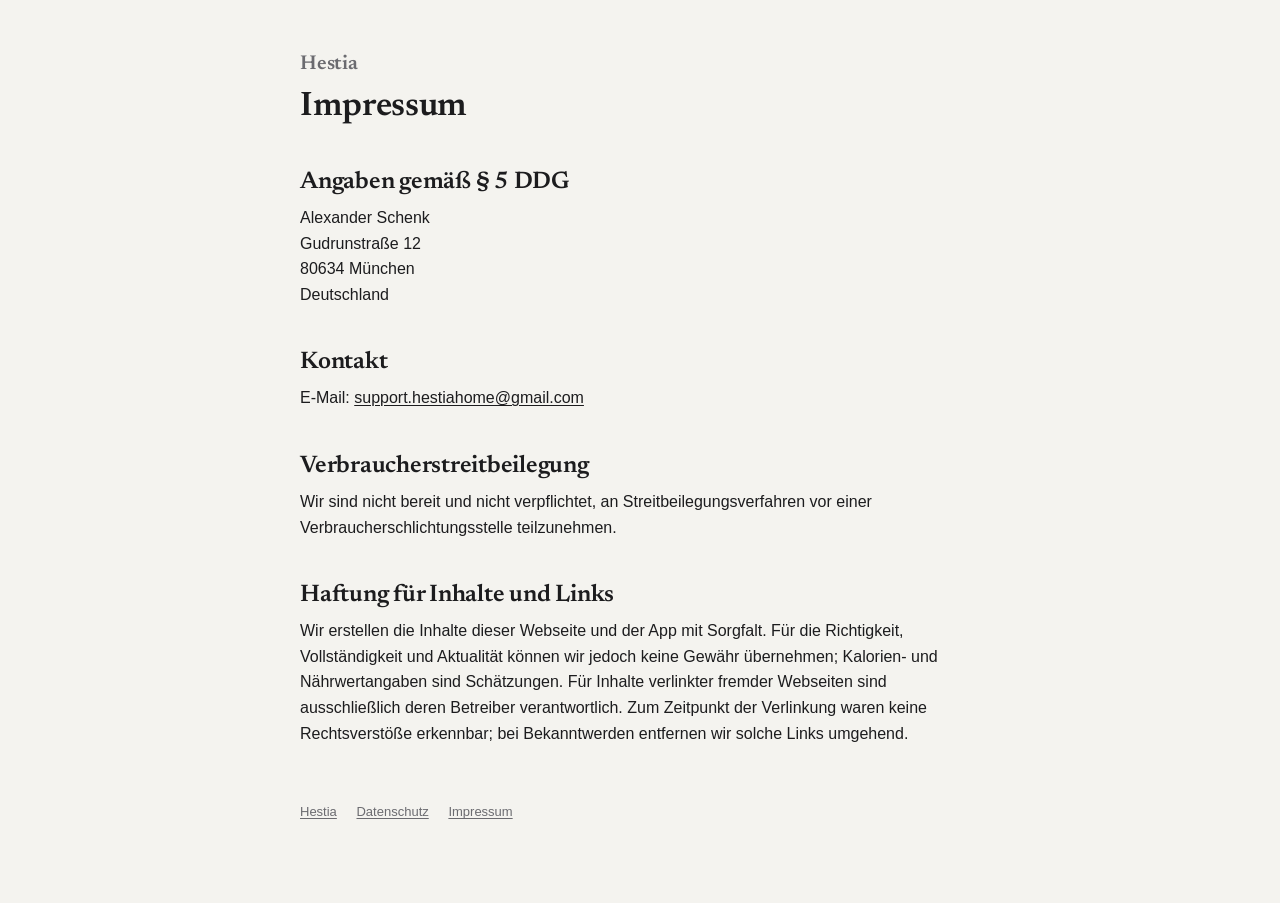
<file: impressum.html>
<!doctype html>
<html lang="de">
<head>
  <meta charset="utf-8">
  <meta name="viewport" content="width=device-width, initial-scale=1">
  <title>Impressum – Hestia</title>
  <meta name="description" content="Impressum der Haushalts-App Hestia.">
  <link rel="stylesheet" href="style.css">
</head>
<body>
<main>
  <a class="brand" href="./">Hestia</a>
  <h1>Impressum</h1>

  <h2>Angaben gemäß § 5 DDG</h2>
  <p>
    Alexander Schenk<br>
    Gudrunstraße 12<br>
    80634 München<br>
    Deutschland
  </p>

  <h2>Kontakt</h2>
  <p>E-Mail: <a href="mailto:support.hestiahome@gmail.com">support.hestiahome@gmail.com</a></p>

  <h2>Verbraucherstreitbeilegung</h2>
  <p>Wir sind nicht bereit und nicht verpflichtet, an Streitbeilegungsverfahren vor einer Verbraucherschlichtungsstelle teilzunehmen.</p>

  <h2>Haftung für Inhalte und Links</h2>
  <p>Wir erstellen die Inhalte dieser Webseite und der App mit Sorgfalt. Für die Richtigkeit, Vollständigkeit und Aktualität können wir jedoch keine Gewähr übernehmen; Kalorien- und Nährwertangaben sind Schätzungen. Für Inhalte verlinkter fremder Webseiten sind ausschließlich deren Betreiber verantwortlich. Zum Zeitpunkt der Verlinkung waren keine Rechtsverstöße erkennbar; bei Bekanntwerden entfernen wir solche Links umgehend.</p>

  <footer>
    <a href="./">Hestia</a>
    <a href="datenschutz.html">Datenschutz</a>
    <a href="impressum.html">Impressum</a>
  </footer>
</main>
</body>
</html>
</file>
<file: home.css>
/* Hestia Startseite. Werte aus dem App-Design „Wärme“ (src/lib/theme.ts). */
@font-face {
  font-family: 'Newsreader';
  src: url('fonts/Newsreader-SemiBold.ttf') format('truetype');
  font-weight: 600;
  font-display: swap;
}

:root {
  --bg: #F4F3EF;
  --surface: #FFFFFF;
  --line: rgba(0, 0, 0, 0.06);
  --line-strong: rgba(0, 0, 0, 0.1);
  --text: #1B1C1E;
  --sub: #6B6B70;
  --faint: #A2A2A7;
  --accent: #1B1C1E;
  --on-accent: #F4F3EF;
  --indigo: #5856D6;
  --teal: #30B0C7;
  --pink: #FF2D55;
  --green: #34C759;
  --green-ink: #248A3D;
  --green-soft: rgba(52, 199, 89, 0.14);
  --orange: #FF9500;
  --orange-ink: #B36800;
  --orange-soft: rgba(255, 149, 0, 0.14);
  --red: #FF3B30;
  --red-soft: rgba(255, 59, 48, 0.12);
  --protein: #AF52DE;
  --track: rgba(0, 0, 0, 0.07);
  --phone: #1A1A1C;
  --flame: rgba(255, 149, 0, 0.16);
  --ease: cubic-bezier(0.16, 1, 0.3, 1);
  --serif: 'Newsreader', 'Iowan Old Style', Georgia, serif;
  --sans: -apple-system, BlinkMacSystemFont, 'SF Pro Text', 'Helvetica Neue', sans-serif;
  --r-card: 22px;
  --r-phone: 50px;
  color-scheme: light dark;
}
@media (prefers-color-scheme: dark) {
  :root {
    --bg: #0E0F10;
    --surface: #18191B;
    --line: rgba(255, 255, 255, 0.07);
    --line-strong: rgba(255, 255, 255, 0.12);
    --text: #F2F0EA;
    --sub: #9A9AA0;
    --faint: #5E5E63;
    --accent: #F2F0EA;
    --on-accent: #0E0F10;
    --indigo: #5E5CE6;
    --teal: #40C8E0;
    --pink: #FF375F;
    --green: #30D158;
    --green-ink: #30D158;
    --green-soft: rgba(48, 209, 88, 0.2);
    --orange: #FF9F0A;
    --orange-ink: #FFB340;
    --orange-soft: rgba(255, 159, 10, 0.2);
    --red: #FF453A;
    --red-soft: rgba(255, 69, 58, 0.2);
    --protein: #BF5AF2;
    --track: rgba(255, 255, 255, 0.09);
    --phone: #2A2A2D;
    --flame: rgba(255, 159, 10, 0.12);
  }
}

* { box-sizing: border-box; }
html { -webkit-text-size-adjust: 100%; scroll-behavior: smooth; scroll-padding-top: 84px; }
body {
  margin: 0;
  background: var(--bg);
  color: var(--text);
  font: 17px/1.55 var(--sans);
  -webkit-font-smoothing: antialiased;
  overflow-x: hidden;
}
a { color: inherit; }
button { font: inherit; color: inherit; background: none; border: 0; padding: 0; cursor: pointer; -webkit-tap-highlight-color: transparent; }
svg { display: block; }
.num { font-variant-numeric: tabular-nums; }
.muted { color: var(--sub); font-size: 14px; }
.center { text-align: center; }

/* ---------- Typografie ---------- */
.display {
  font-family: var(--serif);
  font-weight: 600;
  font-size: clamp(48px, 7.4vw, 104px);
  line-height: 1.02;
  letter-spacing: -0.035em;
  margin: 0 0 28px;
}
.display em { font-style: normal; position: relative; white-space: nowrap; }
.display em::after {
  content: '';
  position: absolute;
  left: 2%; right: 4%; bottom: 0.04em;
  height: 0.07em;
  border-radius: 99px;
  background: linear-gradient(90deg, var(--indigo), var(--teal), var(--pink));
  transform-origin: left;
  transform: scaleX(0);
  animation: underline 0.9s var(--ease) 1.1s forwards;
}
@keyframes underline { to { transform: scaleX(1); } }
.display .line { display: block; overflow: hidden; padding-bottom: 0.08em; }
.display .line > span { display: inline-block; transform: translateY(105%); animation: rise 1s var(--ease) forwards; }
.display .line:nth-child(2) > span { animation-delay: 0.12s; }
@keyframes rise { to { transform: none; } }

.display-2 { font-family: var(--serif); font-weight: 600; font-size: clamp(40px, 5.6vw, 72px); line-height: 1.05; letter-spacing: -0.03em; margin: 24px 0 12px; }
.h2 { font-family: var(--serif); font-weight: 600; font-size: clamp(34px, 4.2vw, 56px); line-height: 1.06; letter-spacing: -0.028em; margin: 0 0 18px; }
.lead { font-size: clamp(18px, 1.6vw, 21px); color: var(--sub); max-width: 30ch; margin: 0 0 32px; line-height: 1.5; }
.body { color: var(--sub); max-width: 52ch; margin: 0 0 20px; }
.eyebrow { display: block; font-size: 12px; font-weight: 600; letter-spacing: 0.08em; text-transform: uppercase; color: var(--sub); margin-bottom: 14px; }

/* ---------- Knöpfe ---------- */
.pill {
  display: inline-flex; align-items: center; justify-content: center;
  height: 52px; padding: 0 28px;
  border-radius: 999px;
  background: var(--accent); color: var(--on-accent);
  font-weight: 600; font-size: 17px; text-decoration: none; white-space: nowrap;
  transition: transform 0.2s var(--ease), opacity 0.2s;
}
.pill:hover { transform: translateY(-1px); }
.pill:active { transform: scale(0.97); }
.pill-small { height: 38px; padding: 0 18px; font-size: 15px; }
.textlink { color: var(--text); font-weight: 600; text-decoration: none; transition: opacity 0.2s; }
.textlink::after { content: ' →'; display: inline-block; transition: transform 0.2s var(--ease); }
.textlink:hover::after { transform: translateX(3px); }
.textlink:active { opacity: 0.5; }
.cta-row { display: flex; align-items: center; gap: 26px; flex-wrap: wrap; }

/* ---------- Navigation ---------- */
.nav {
  position: fixed; top: 0; left: 0; right: 0; z-index: 50;
  display: flex; align-items: center; gap: 28px;
  height: 68px; padding: 0 max(20px, calc((100vw - 1240px) / 2));
  transition: background 0.3s, border-color 0.3s, height 0.3s var(--ease);
  border-bottom: 1px solid transparent;
}
.nav.scrolled {
  height: 58px;
  background: color-mix(in srgb, var(--bg) 78%, transparent);
  backdrop-filter: saturate(180%) blur(20px);
  -webkit-backdrop-filter: saturate(180%) blur(20px);
  border-bottom-color: var(--line);
}
.nav-brand { display: flex; align-items: center; gap: 8px; text-decoration: none; font-family: var(--serif); font-weight: 600; font-size: 22px; letter-spacing: -0.01em; }
.nav-mark { width: 28px; height: 28px; }
.nav-links { display: flex; gap: 26px; margin-left: auto; font-size: 15px; }
.nav-links a { text-decoration: none; color: var(--sub); transition: color 0.2s; }
.nav-links a:hover { color: var(--text); }

/* ---------- Abschnitte ---------- */
main { overflow-x: clip; }
.sec { max-width: 1240px; margin: 0 auto; padding: clamp(80px, 12vw, 160px) 20px; }

/* ---------- Hero ---------- */
.hero {
  position: relative;
  max-width: 1240px; margin: 0 auto;
  padding: 96px 20px 48px;
  display: grid; grid-template-columns: 1.1fr 0.9fr; align-items: center; gap: 40px;
}
.hero-copy { position: relative; z-index: 2; }
.hero-glow {
  position: absolute; z-index: 0; right: -10%; top: 6%;
  width: 760px; height: 760px; border-radius: 50%;
  background:
    radial-gradient(closest-side at 46% 54%, var(--flame), transparent 70%),
    radial-gradient(closest-side at 64% 40%, color-mix(in srgb, var(--indigo) 16%, transparent), transparent 70%),
    radial-gradient(closest-side at 36% 36%, color-mix(in srgb, var(--teal) 14%, transparent), transparent 70%);
  filter: blur(20px);
  animation: breathe 9s ease-in-out infinite alternate;
  pointer-events: none;
}
@keyframes breathe { from { transform: scale(0.94) rotate(0deg); } to { transform: scale(1.06) rotate(12deg); } }
.hero-stage { position: relative; z-index: 1; display: flex; justify-content: center; perspective: 1400px; }
.load { opacity: 0; transform: translateY(18px); animation: fadeup 0.9s var(--ease) var(--d, 0s) forwards; }
@keyframes fadeup { to { opacity: 1; transform: none; } }

/* ---------- Telefon ---------- */
.phone {
  position: relative;
  width: 320px; height: 660px; flex: none;
  border-radius: var(--r-phone);
  background: var(--phone);
  padding: 11px;
  box-shadow:
    0 0 0 1px rgba(255, 255, 255, 0.06) inset,
    0 50px 90px -30px rgba(40, 30, 10, 0.35),
    0 24px 40px -24px rgba(40, 30, 10, 0.3);
  transform-style: preserve-3d;
  transition: transform 0.6s var(--ease);
}
.island { position: absolute; z-index: 3; top: 22px; left: 50%; width: 92px; height: 27px; margin-left: -46px; border-radius: 20px; background: #000; }
.screen {
  position: relative; height: 100%; overflow: hidden;
  border-radius: 40px;
  background: var(--bg);
  display: flex; flex-direction: column;
  font-size: 13px;
}
.status { display: flex; justify-content: space-between; align-items: center; height: 46px; padding: 0 28px 0 34px; font-weight: 600; font-size: 14px; flex: none; }
.status-r { width: 44px; height: 11px; border-radius: 3px; background: linear-gradient(90deg, var(--text) 0 62%, transparent 62%); opacity: 0.85; mask: linear-gradient(90deg, #000 0 20%, transparent 20% 27%, #000 27%); -webkit-mask: linear-gradient(90deg, #000 0 20%, transparent 20% 27%, #000 27%); }
.scr-pad { padding: 6px 16px 0; flex: 1; overflow: hidden; }
.today-head { display: flex; justify-content: space-between; align-items: flex-start; margin: 6px 0 10px; }
.scr-title { font-family: var(--serif); font-weight: 600; font-size: 25px; line-height: 1.1; letter-spacing: -0.02em; }
.scr-meta { color: var(--sub); font-size: 12px; margin-top: 3px; }
.scr-group { font-size: 10.5px; font-weight: 600; letter-spacing: 0.04em; text-transform: uppercase; color: var(--sub); margin: 14px 2px 6px; }
.scr-group.split { display: flex; justify-content: space-between; }
.streak { color: var(--pink); letter-spacing: 0; }
.card { background: var(--surface); border: 1px solid var(--line); border-radius: 18px; padding: 12px 14px; }

.avatar {
  display: inline-flex; align-items: center; justify-content: center;
  width: 30px; height: 30px; border-radius: 50%;
  color: #fff; font-weight: 600; font-size: 13px;
  background: var(--c);
}
.avatar.sm { width: 32px; height: 32px; font-size: 13px; }
.av-indigo { --c: var(--indigo); }
.av-teal { --c: var(--teal); }
.av-pink { --c: var(--pink); }
.ringwrap { position: relative; display: inline-flex; align-items: center; justify-content: center; flex: none; }
.ringwrap > svg { position: absolute; inset: 0; transform: rotate(-90deg); overflow: visible; }
.ringwrap .rv { transition: stroke-dashoffset 1.2s var(--ease); }
.ringwrap .avatar { width: calc(100% - 16px); height: calc(100% - 16px); font-size: calc(var(--s, 46px) * 0.32); }

.eat-row { display: flex; align-items: center; gap: 12px; }
.eat-txt { flex: 1; }
.eat-kcal { font-size: 13px; color: var(--sub); }
.eat-kcal b { color: var(--text); font-size: 17px; font-weight: 600; }
.eat-kcal.big b { font-size: 34px; letter-spacing: -0.02em; }
.eat-kcal.over em { color: var(--orange-ink); font-style: normal; font-weight: 600; }
.protein { display: grid; gap: 4px; margin-top: 4px; font-size: 11px; color: var(--sub); }
.protein i { display: block; height: 3px; border-radius: 9px; background: var(--track); overflow: hidden; }
.protein i b { display: block; height: 100%; width: var(--w); background: var(--protein); border-radius: 9px; transform-origin: left; transform: scaleX(0); transition: transform 1.4s var(--ease) 0.3s; }
.in .protein i b, .hero .protein i b.go { transform: scaleX(1); }
.protein.lg { font-size: 14px; margin: 8px 0 22px; }
.protein.lg i { height: 5px; }
.supp { display: flex; align-items: center; gap: 8px; margin-top: 10px; padding-top: 10px; border-top: 1px solid var(--line); font-size: 12px; }
.dot-circle { width: 16px; height: 16px; border-radius: 50%; border: 1.5px solid var(--faint); }

.tiles { display: grid; grid-template-columns: 1fr 1fr; gap: 8px; }
.tile { position: relative; background: var(--surface); border: 1px solid var(--line); border-radius: 18px; padding: 12px; display: grid; justify-items: start; gap: 2px; transition: box-shadow 0.6s var(--ease); }
.tile-name { font-weight: 600; font-size: 14px; margin-top: 6px; }
.tile-sub { color: var(--sub); font-size: 11.5px; }
.glow-teal-on { box-shadow: 0 0 0 1px color-mix(in srgb, var(--teal) 40%, transparent), 0 8px 26px -6px color-mix(in srgb, var(--teal) 45%, transparent); }
.tile.glow-indigo { box-shadow: 0 0 0 1px color-mix(in srgb, var(--indigo) 40%, transparent), 0 8px 26px -6px color-mix(in srgb, var(--indigo) 50%, transparent); }
.task-mini { display: flex; align-items: center; gap: 12px; margin-top: 8px; transition: opacity 0.4s, transform 0.4s var(--ease); }
.task-mini.gone { opacity: 0; transform: translateY(-6px) scale(0.98); }
.row-t { font-weight: 500; font-size: 14px; }

.circle {
  --cc: var(--indigo);
  width: 26px; height: 26px; flex: none; border-radius: 50%;
  border: 1.8px solid var(--faint);
  display: inline-flex; align-items: center; justify-content: center;
  color: #fff;
  transition: background 0.24s var(--ease), border-color 0.24s, transform 0.24s var(--ease);
}
.circle[data-c="teal"] { --cc: var(--teal); }
.circle[data-c="green"] { --cc: var(--green); }
.circle svg { width: 16px; height: 16px; opacity: 0; transform: scale(0.4); transition: all 0.24s var(--ease); }
.circle.done { background: var(--cc); border-color: var(--cc); }
.circle.done svg { opacity: 1; transform: none; }
.circle:active { transform: scale(0.88); }

.accessory { margin: 0 12px 6px; display: flex; gap: 6px; align-items: center; flex: none; }
.acc-ask { flex: 1; display: flex; align-items: center; gap: 7px; height: 40px; padding: 0 14px; border-radius: 99px; background: var(--surface); border: 1px solid var(--line); color: var(--sub); font-size: 13.5px; }
.acc-ask svg { width: 18px; height: 18px; color: var(--text); }
.acc-btn { width: 40px; height: 40px; border-radius: 50%; background: var(--surface); border: 1px solid var(--line); display: inline-flex; align-items: center; justify-content: center; flex: none; }
.acc-btn svg { width: 18px; height: 18px; }
.tabbar { display: grid; grid-template-columns: repeat(4, 1fr); text-align: center; padding: 8px 10px 22px; font-size: 10.5px; color: var(--faint); flex: none; }
.tabbar .on { color: var(--text); font-weight: 600; }

/* ---------- Kernfunktionen direkt unter dem Einstieg ---------- */
@property --p { syntax: '<number>'; inherits: false; initial-value: 0; }
.core { max-width: 1240px; margin: 0 auto; padding: 0 20px clamp(40px, 6vw, 80px); display: grid; grid-template-columns: 1fr 1fr; gap: 16px; }
.core-tile {
  display: flex; flex-direction: column; text-decoration: none;
  background: var(--surface); border: 1px solid var(--line); border-radius: var(--r-card);
  padding: 18px 18px 22px;
  transition: transform 0.3s var(--ease), box-shadow 0.3s var(--ease), opacity 0.9s var(--ease);
}
.core-tile:hover { transform: translateY(-4px); box-shadow: 0 24px 50px -28px rgba(40, 30, 10, 0.35); }
.core-tile:active { transform: scale(0.98); }
.core-tile h3 { font-family: var(--serif); font-weight: 600; font-size: 24px; letter-spacing: -0.015em; line-height: 1.15; margin: 18px 2px 6px; }
.core-tile p { margin: 0 2px; color: var(--sub); font-size: 15px; line-height: 1.5; }
.core-tile h3::after { content: ' →'; font-family: var(--sans); font-size: 18px; color: var(--faint); display: inline-block; transition: transform 0.2s var(--ease), color 0.2s; }
.core-tile:hover h3::after { transform: translateX(4px); color: var(--text); }
.core .reveal:nth-child(2) { transition-delay: 0.07s; }
.core .reveal:nth-child(3) { transition-delay: 0.14s; }
.core .reveal:nth-child(4) { transition-delay: 0.21s; }
.ct-vis { position: relative; height: 150px; border-radius: 16px; background: var(--bg); overflow: hidden; display: grid; place-items: center; }

.ct-voice { align-content: center; justify-items: stretch; gap: 8px; padding: 0 14px; }
.ct-bubble { justify-self: end; background: var(--accent); color: var(--on-accent); font-size: 14px; padding: 8px 12px; border-radius: 16px 16px 5px 16px; animation: ctIn 4.2s var(--ease) infinite; }
.ct-reply { justify-self: start; display: flex; align-items: center; gap: 8px; background: var(--surface); border: 1px solid var(--line); font-size: 14px; padding: 7px 12px 7px 8px; border-radius: 99px; animation: ctIn 4.2s var(--ease) 0.7s infinite; }
.ct-reply .ic { width: 20px; height: 20px; border-radius: 50%; background: var(--green); color: #fff; display: grid; place-items: center; }
.ct-reply .ic svg { width: 13px; height: 13px; }
@keyframes ctIn { 0%, 6% { opacity: 0; transform: translateY(10px) scale(0.96); } 16%, 80% { opacity: 1; transform: none; } 92%, 100% { opacity: 0; transform: translateY(-4px); } }

.ct-paper { position: relative; width: 74px; height: 104px; background: #FFFEFA; border-radius: 4px 4px 0 0; padding: 14px 10px; display: grid; gap: 7px; align-content: start; transform: rotate(-4deg); box-shadow: 0 14px 24px -14px rgba(40, 30, 10, 0.5); overflow: hidden; }
.ct-paper i { height: 4px; border-radius: 2px; background: #D6D3CB; }
.ct-paper i:nth-child(2n) { width: 70%; }
.ct-scan { position: absolute; left: 0; right: 0; height: 18px; background: linear-gradient(to bottom, transparent, color-mix(in srgb, var(--green) 45%, transparent), transparent); animation: ctScan 3s ease-in-out infinite; }
@keyframes ctScan { 0% { top: -20px; } 55%, 100% { top: 110px; } }
.ct-plus { position: absolute; right: 14px; bottom: 14px; background: var(--green-soft); color: var(--green-ink); font-weight: 600; font-size: 13px; padding: 5px 11px; border-radius: 99px; animation: ctPop 3s var(--ease) infinite; }
@keyframes ctPop { 0%, 50% { opacity: 0; transform: scale(0.6); } 62%, 90% { opacity: 1; transform: none; } 100% { opacity: 0; } }

.ct-rings { grid-auto-flow: column; gap: 18px; }
.cring { position: relative; width: 74px; height: 74px; border-radius: 50%; display: grid; place-items: center; animation: ctGlow 4s ease-out infinite; }
.cring::before { content: ''; position: absolute; inset: 0; border-radius: 50%; background: conic-gradient(var(--c) calc(var(--p) * 1%), var(--track) 0); -webkit-mask: radial-gradient(circle, transparent 31px, #000 31.5px); mask: radial-gradient(circle, transparent 31px, #000 31.5px); animation: ctFill 4s var(--ease) infinite; }
.cring.late::before { animation-delay: 0.5s; }
.cring.late { animation-delay: 0.5s; }
.cring .avatar { width: 52px; height: 52px; font-size: 18px; }
@keyframes ctFill { 0% { --p: 0; } 55%, 100% { --p: 100; } }
@keyframes ctGlow { 0%, 50% { box-shadow: 0 0 0 0 transparent; } 62% { box-shadow: 0 0 26px 2px color-mix(in srgb, var(--c) 60%, transparent); } 100% { box-shadow: 0 0 0 0 transparent; } }

.ct-plates { display: grid; grid-auto-flow: column; align-items: end; gap: 14px; }
.ct-food { grid-auto-flow: column; gap: 34px; padding-bottom: 6px; }
.ct-food .ct-plates span { width: 56px; height: 56px; }
.ct-food .ct-plus { right: auto; left: 50%; bottom: 12px; translate: -50% 0; }
.core-ai { grid-column: span 2; flex-direction: row; align-items: center; gap: 32px; }
.core-ai .ct-vis { flex: 1.1; height: 190px; }
.core-ai-text { flex: 1; padding-right: 12px; }
.core-ai-text .eyebrow { margin: 0 2px 6px; }
.core-ai h3 { margin-top: 0; font-size: 30px; }
.ct-reply.r2 { animation-delay: 1.2s; }
.ct-voice .ct-bubble { max-width: 80%; }
.ct-plates span { width: 64px; height: 64px; border-radius: 50%; border: 5px solid var(--c); background: color-mix(in srgb, var(--c) 14%, transparent); transform: scale(0.3); animation: ctPlate 3.6s cubic-bezier(0.34, 1.56, 0.64, 1) infinite; }
.ct-plates span:nth-child(2) { animation-delay: 0.15s; }
.ct-plates span:nth-child(3) { animation-delay: 0.3s; }
@keyframes ctPlate { 0% { transform: scale(0.3); opacity: 0.4; } 30%, 85% { transform: scale(var(--z)); opacity: 1; } 100% { transform: scale(0.3); opacity: 0.4; } }

/* ---------- Frag Hestia ---------- */
.hestia { display: grid; grid-template-columns: 1fr 1fr; gap: 60px; align-items: center; }
.facts { list-style: none; padding: 0; margin: 28px 0 0; display: grid; gap: 14px; max-width: 46ch; }
.facts li { padding-left: 22px; position: relative; color: var(--sub); }
.facts li::before { content: ''; position: absolute; left: 0; top: 0.6em; width: 10px; height: 2px; border-radius: 2px; background: var(--text); }
.facts b { color: var(--text); font-weight: 600; }
.hestia-stage { display: flex; justify-content: center; position: relative; }
.hestia-stage::before {
  content: ''; position: absolute; inset: 10% 0; border-radius: 50%;
  background: radial-gradient(closest-side, var(--flame), transparent 70%);
  filter: blur(30px);
}
.sheet-head { display: flex; align-items: center; gap: 8px; padding: 4px 18px 12px; font-family: var(--serif); font-weight: 600; font-size: 19px; border-bottom: 1px solid var(--line); flex: none; }
.sheet-mark { width: 24px; height: 24px; }
.sheet-done { margin-left: auto; font-family: var(--sans); font-size: 14px; font-weight: 600; }
.chat { flex: 1; overflow: hidden; display: flex; flex-direction: column; justify-content: flex-end; gap: 8px; padding: 14px 14px 10px; }
.bubble { align-self: flex-end; max-width: 82%; background: var(--accent); color: var(--on-accent); padding: 9px 13px; border-radius: 18px 18px 6px 18px; font-size: 13.5px; line-height: 1.38; animation: pop 0.32s var(--ease); }
.action { display: flex; align-items: center; gap: 10px; background: var(--surface); border: 1px solid var(--line); border-radius: 16px; padding: 10px 12px; font-size: 13px; animation: pop 0.36s var(--ease) both; }
.action .ic { width: 22px; height: 22px; border-radius: 50%; background: var(--green); color: #fff; display: inline-flex; align-items: center; justify-content: center; flex: none; }
.action .ic svg { width: 14px; height: 14px; }
.action .ic.ink { background: var(--accent); color: var(--on-accent); }
.action .t { flex: 1; }
.action .t small { display: block; color: var(--sub); font-size: 11.5px; }
.action .undo { color: var(--sub); font-size: 12px; }
.answer { font-size: 13.5px; line-height: 1.45; padding: 2px 4px; animation: pop 0.36s var(--ease) both; }
.recipe-mini { display: flex; gap: 10px; align-items: center; background: var(--surface); border: 1px solid var(--line); border-radius: 16px; padding: 8px; animation: pop 0.4s var(--ease) both; }
.recipe-mini .rc-img { width: 54px; height: 54px; flex: none; border-radius: 12px; }
.recipe-mini b { display: block; font-size: 13.5px; }
.recipe-mini span { font-size: 11.5px; color: var(--sub); }
@keyframes pop { from { opacity: 0; transform: translateY(8px) scale(0.98); } to { opacity: 1; transform: none; } }
.composer { display: flex; align-items: center; gap: 10px; margin: 0 12px 26px; height: 46px; padding: 0 4px 0 14px; border-radius: 99px; background: var(--surface); border: 1px solid var(--line); flex: none; }
.composer-txt { flex: 1; color: var(--sub); font-size: 13.5px; white-space: nowrap; overflow: hidden; text-overflow: ellipsis; }
.composer-txt.typing { color: var(--text); }
.wave { display: flex; gap: 2.5px; align-items: center; height: 20px; }
.wave i { width: 3px; height: 100%; border-radius: 3px; background: var(--text); transform: scaleY(0.25); }
.wave.on i { animation: wave 0.9s ease-in-out infinite; }
.wave i:nth-child(2) { animation-delay: -0.2s; } .wave i:nth-child(3) { animation-delay: -0.45s; }
.wave i:nth-child(4) { animation-delay: -0.1s; } .wave i:nth-child(5) { animation-delay: -0.6s; }
.wave i:nth-child(6) { animation-delay: -0.35s; } .wave i:nth-child(7) { animation-delay: -0.75s; }
@keyframes wave { 0%, 100% { transform: scaleY(0.25); } 50% { transform: scaleY(1); } }
.acc-btn.stop { width: 38px; height: 38px; background: var(--accent); border: 0; }
.acc-btn.stop i { width: 11px; height: 11px; border-radius: 3px; background: var(--on-accent); }

/* ---------- Haushalt ---------- */
.chores-head { max-width: 760px; margin-bottom: 48px; }
.chores-board { display: grid; grid-template-columns: 1fr 1fr 0.8fr; gap: 16px; align-items: start; }
.pcard {
  --pc: var(--indigo);
  position: relative;
  background: var(--surface); border: 1px solid var(--line); border-radius: var(--r-card);
  padding: 20px;
  transition: box-shadow 0.7s var(--ease), transform 0.3s var(--ease);
}
.pcard[data-person="teal"] { --pc: var(--teal); }
.pcard.complete {
  box-shadow: 0 0 0 1.5px color-mix(in srgb, var(--pc) 55%, transparent), 0 18px 50px -12px color-mix(in srgb, var(--pc) 55%, transparent);
  animation: bounce 0.5s cubic-bezier(0.34, 1.56, 0.64, 1);
}
@keyframes bounce { 40% { transform: scale(1.02); } }
.pcard-top { display: flex; align-items: center; gap: 14px; margin-bottom: 10px; }
.pcard-name { font-family: var(--serif); font-weight: 600; font-size: 24px; letter-spacing: -0.015em; line-height: 1.1; }
.pcard-sub { color: var(--sub); font-size: 15px; }
.thanks { margin-left: auto; font-size: 22px; color: var(--pink); opacity: 0; transform: scale(0.3); transition: all 0.4s cubic-bezier(0.34, 1.56, 0.64, 1); }
.pcard.complete .thanks { opacity: 1; transform: none; }
.tasks { list-style: none; margin: 0; padding: 0; }
.tasks li { display: flex; align-items: center; gap: 14px; padding: 12px 0; border-top: 1px solid var(--line); margin-left: 0; }
.tasks li:first-child { border-top: 0; }
.tasks .circle { width: 30px; height: 30px; --cc: var(--pc); }
.tasks .circle svg { width: 18px; height: 18px; }
.tasks li div { flex: 1; }
.tasks b { display: block; font-weight: 500; font-size: 16px; transition: color 0.3s; }
.tasks small { color: var(--sub); font-size: 13px; }
.tasks li.is-done b { color: var(--sub); }
.music { font-size: 12px; font-weight: 600; padding: 5px 10px; border-radius: 99px; border: 1px solid var(--line-strong); }
.chores-side { display: grid; gap: 16px; }
.side-card { background: var(--surface); border: 1px solid var(--line); border-radius: var(--r-card); padding: 20px; display: grid; gap: 6px; color: var(--sub); font-size: 15px; }
.side-big { font-family: var(--serif); font-size: 44px; line-height: 1; color: var(--pink); font-weight: 600; }
.fresh-label { display: flex; justify-content: space-between; align-items: baseline; }
.fresh-label b { color: var(--text); font-weight: 600; font-size: 16px; }
.fresh-label em { font-style: normal; font-size: 13px; color: var(--orange-ink); }
.fresh-bar { display: block; height: 6px; border-radius: 9px; background: var(--track); overflow: hidden; }
.fresh-bar b { display: block; height: 100%; width: var(--w); background: var(--green); border-radius: 9px; transform-origin: left; transform: scaleX(0); transition: transform 1.4s var(--ease) 0.4s; }
.in .fresh-bar b { transform: scaleX(1); }
.fresh-note { font-size: 13px; }
.chips { display: flex; flex-wrap: wrap; gap: 8px; margin-top: 28px; }
.chips span { padding: 8px 14px; border-radius: 99px; border: 1px solid var(--line-strong); font-size: 14px; color: var(--sub); }

/* ---------- Essen (Bento) ---------- */
.food-head { max-width: 680px; margin-bottom: 48px; }
.h3 { font-family: var(--serif); font-weight: 600; font-size: clamp(26px, 2.6vw, 34px); line-height: 1.12; letter-spacing: -0.02em; margin: 0 0 14px; }
.food .shop { margin-bottom: clamp(72px, 9vw, 120px); }
.bento-title { margin-bottom: 24px; }
.bento { display: grid; grid-template-columns: repeat(6, 1fr); grid-auto-rows: minmax(220px, auto); gap: 16px; }
.b { position: relative; overflow: hidden; background: var(--surface); border: 1px solid var(--line); border-radius: var(--r-card); padding: 24px; display: flex; flex-direction: column; gap: 18px; }
.b h3 { font-family: var(--serif); font-weight: 600; font-size: 24px; letter-spacing: -0.015em; line-height: 1.15; margin: 0 0 6px; }
.b p { margin: 0; color: var(--sub); font-size: 15px; max-width: 40ch; }
.b-cook { grid-column: span 4; grid-row: span 2; justify-content: space-between; }
.b-scan { grid-column: span 2; grid-row: span 2; background: #141516; color: #F2F0EA; border-color: transparent; }
.b-scan p { color: #9A9AA0; }
.b-protein { grid-column: span 2; }
.b-import { grid-column: span 2; }
.b-plan { grid-column: span 2; }

.cook { background: var(--bg); border-radius: 18px; padding: 20px; }
.cook-title { font-family: var(--serif); font-weight: 600; font-size: 20px; display: flex; justify-content: space-between; align-items: baseline; gap: 10px; flex-wrap: wrap; }
.cook-title span { font-family: var(--sans); font-weight: 500; font-size: 13px; color: var(--sub); }
.plates { display: grid; grid-template-columns: repeat(3, 1fr); gap: 12px; margin: 22px 0; }
.plate { display: grid; justify-items: center; gap: 2px; text-align: center; }
.plate b { font-size: 26px; font-weight: 600; margin-top: 10px; letter-spacing: -0.02em; }
.plate b::after { content: ' g'; font-size: 15px; color: var(--sub); font-weight: 500; }
.plate small { color: var(--sub); font-size: 12.5px; }
.plate small { visibility: visible; }
.timer { display: flex; align-items: center; gap: 10px; font-size: 14px; color: var(--sub); }
.timer b { color: var(--text); font-variant-numeric: tabular-nums; }
.timer-ring { width: 22px; height: 22px; border-radius: 50%; background: conic-gradient(var(--text) var(--t, 0deg), var(--track) 0); mask: radial-gradient(circle, transparent 7px, #000 7.5px); -webkit-mask: radial-gradient(circle, transparent 7px, #000 7.5px); }

.viewfinder { position: relative; flex: 1; min-height: 260px; border-radius: 16px; background: radial-gradient(120% 80% at 50% 30%, #2A2B2E, #121314); display: grid; place-items: center; overflow: hidden; }
.corner { position: absolute; width: 26px; height: 26px; border: 3px solid #F2F0EA; }
.corner.tl { top: 22%; left: 16%; border-right: 0; border-bottom: 0; border-radius: 10px 0 0 0; }
.corner.tr { top: 22%; right: 16%; border-left: 0; border-bottom: 0; border-radius: 0 10px 0 0; }
.corner.bl { bottom: 30%; left: 16%; border-right: 0; border-top: 0; border-radius: 0 0 0 10px; }
.corner.br { bottom: 30%; right: 16%; border-left: 0; border-top: 0; border-radius: 0 0 10px 0; }
.barcode { width: 54%; height: 64px; margin-bottom: 40px; border-radius: 4px; background: repeating-linear-gradient(90deg, #F2F0EA 0 2px, transparent 2px 4px, #F2F0EA 4px 7px, transparent 7px 9px, #F2F0EA 9px 10px, transparent 10px 13px); opacity: 0.85; }
.scanline { position: absolute; left: 16%; right: 16%; top: 22%; height: 2px; background: var(--green); box-shadow: 0 0 14px 2px var(--green); animation: scan 2.4s ease-in-out infinite alternate; }
@keyframes scan { to { top: 69%; } }
.scan-result { position: absolute; left: 12px; right: 12px; bottom: 12px; background: rgba(24, 25, 27, 0.86); backdrop-filter: blur(10px); -webkit-backdrop-filter: blur(10px); border: 1px solid rgba(255, 255, 255, 0.08); border-radius: 14px; padding: 10px 12px; display: grid; font-size: 13px; transform: translateY(130%); transition: transform 0.6s var(--ease); }
.scan-result span { color: #9A9AA0; font-size: 12px; }
.b-scan.found .scan-result { transform: none; }
.b-scan.found .scanline { animation-play-state: paused; opacity: 0; transition: opacity 0.3s; }

.prot-big { margin-top: auto; }
.prot-big .over { margin-top: 2px; }
.prot-big .over b { font-size: 22px; }

.import { margin-top: auto; display: grid; gap: 10px; }
.url-pill { height: 40px; border-radius: 99px; background: var(--bg); border: 1px solid var(--line); display: flex; align-items: center; padding: 0 14px; font-size: 13px; color: var(--sub); overflow: hidden; white-space: nowrap; }
.caret { width: 1.5px; height: 16px; background: var(--text); margin-left: 1px; animation: blink 1s steps(1) infinite; }
@keyframes blink { 50% { opacity: 0; } }
.recipe-card { display: flex; gap: 12px; align-items: center; padding: 8px; border-radius: 16px; border: 1px solid var(--line); background: var(--surface); opacity: 0; transform: translateY(10px); transition: all 0.5s var(--ease); }
.recipe-card.show { opacity: 1; transform: none; }
.recipe-card b { display: block; font-size: 15px; }
.recipe-card span { display: block; font-size: 12px; color: var(--sub); }
.recipe-card .ok { color: var(--green-ink); font-weight: 600; }
.rc-img { width: 60px; height: 60px; flex: none; border-radius: 12px; background: radial-gradient(circle at 30% 30%, #FFB340 0 14%, transparent 15%), radial-gradient(circle at 68% 40%, #FF6B4A 0 12%, transparent 13%), radial-gradient(circle at 45% 70%, #F4F3EF 0 12%, transparent 13%), radial-gradient(circle at 72% 72%, #5FB15A 0 10%, transparent 11%), linear-gradient(135deg, #C46A2E, #8F3F1C); }

.week { margin-top: auto; display: grid; grid-template-columns: repeat(7, 1fr); gap: 4px; }
.day { display: grid; gap: 6px; justify-items: center; text-align: center; }
.day b { font-size: 12px; color: var(--sub); font-weight: 600; }
.day span { writing-mode: vertical-rl; transform: rotate(180deg); font-size: 12px; height: 96px; width: 100%; display: flex; align-items: center; justify-content: center; background: var(--bg); border-radius: 12px; padding: 8px 0; }
.day.today b { color: var(--text); }
.day.today span { background: var(--accent); color: var(--on-accent); }

/* ---------- Einkauf ---------- */
.shop { display: grid; grid-template-columns: 0.9fr 1.1fr; gap: 64px; align-items: start; }
.shop-list { position: sticky; top: 100px; }
.progress-card {
  display: flex; align-items: center; gap: 14px;
  background: var(--surface); border: 1px solid var(--line); border-radius: var(--r-card);
  padding: 16px 16px 16px 18px; margin-bottom: 12px;
  transition: box-shadow 0.7s var(--ease);
}
.progress-card > div:nth-child(2) { flex: 1; display: grid; }
.progress-card.complete { box-shadow: 0 0 0 1.5px color-mix(in srgb, var(--green) 55%, transparent), 0 18px 50px -12px color-mix(in srgb, var(--green) 50%, transparent); }
.pc-num { font-size: 13px; font-weight: 600; font-variant-numeric: tabular-nums; }
.pc-title { font-weight: 600; font-size: 17px; }
.pc-sub { color: var(--sub); font-size: 14px; }
.pc-btn { pointer-events: none; }
.shopitems { list-style: none; padding: 0 0 0 0; margin: 0; background: var(--surface); border: 1px solid var(--line); border-radius: var(--r-card); overflow: hidden; }
.shopitems li + li button { border-top: 1px solid var(--line); }
.shopitems button { display: flex; align-items: center; gap: 14px; width: 100%; padding: 14px 18px; text-align: left; transition: background 0.2s, opacity 0.3s; }
.shopitems button:active { background: var(--bg); }
.shopitems .circle { width: 28px; height: 28px; }
.si-name { font-weight: 500; font-size: 16px; flex: 1; transition: color 0.3s; }
.si-qty { color: var(--sub); font-size: 15px; font-variant-numeric: tabular-nums; }
.shopitems .is-done .si-name { color: var(--sub); text-decoration: line-through; text-decoration-color: var(--faint); }
.tag { font-size: 12px; font-weight: 600; padding: 3px 9px; border-radius: 99px; white-space: nowrap; }
.tag.orange { background: var(--orange-soft); color: var(--orange-ink); }
.tag.red { background: var(--red-soft); color: var(--red); }
.tag.green { background: var(--green-soft); color: var(--green-ink); }
.tag.sub { color: var(--sub); border: 1px solid var(--line-strong); font-weight: 500; }
.shop-copy { padding-top: 20px; }

.receipt-stage { display: grid; grid-template-columns: 0.85fr 1.15fr; gap: 20px; margin-top: 40px; align-items: center; }
.receipt {
  position: relative; overflow: hidden;
  background: #FFFEFA; color: #2A2A2A;
  font: 12px/1.7 ui-monospace, 'SF Mono', Menlo, monospace;
  padding: 22px 18px 26px;
  border-radius: 6px 6px 0 0;
  transform: rotate(-3deg);
  box-shadow: 0 30px 50px -24px rgba(40, 30, 10, 0.4);
  -webkit-mask: radial-gradient(8px at 50% 100%, transparent 98%, #000) 50% 100% / 16px 100% repeat-x;
  mask: radial-gradient(8px at 50% 100%, transparent 98%, #000) 50% 100% / 16px 100% repeat-x;
}
.rc-shop { display: block; text-align: center; letter-spacing: 0.3em; margin-bottom: 10px; }
.rc-line, .rc-sum { display: flex; justify-content: space-between; gap: 10px; }
.rc-line span:first-child { white-space: nowrap; overflow: hidden; text-overflow: ellipsis; }
.rc-sum { border-top: 1px dashed #999; margin-top: 8px; padding-top: 6px; font-weight: 700; }
.rc-scan { position: absolute; left: 0; right: 0; top: 0; height: 40px; background: linear-gradient(to bottom, transparent, color-mix(in srgb, var(--green) 30%, transparent), transparent); opacity: 0; }
.receipt-stage.run .rc-scan { animation: rscan 1.6s ease-in-out 2; }
@keyframes rscan { 0% { top: -40px; opacity: 1; } 100% { top: 100%; opacity: 1; } }
.pantry { list-style: none; padding: 6px 16px; margin: 0; background: var(--surface); border: 1px solid var(--line); border-radius: var(--r-card); }
.pantry li { display: grid; grid-template-columns: 1fr 54px auto; align-items: center; gap: 12px; padding: 11px 0; border-top: 1px solid var(--line); opacity: 0; transform: translateX(-14px); transition: opacity 0.5s var(--ease), transform 0.5s var(--ease); }
.pantry li:first-child { border-top: 0; }
.pantry b { display: block; font-weight: 500; font-size: 15px; }
.pantry small { color: var(--sub); font-size: 12.5px; }
.fill { display: block; height: 5px; border-radius: 9px; background: var(--track); overflow: hidden; }
.fill b { height: 100%; width: var(--w); background: var(--green); transform-origin: left; transform: scaleX(0); transition: transform 0.9s var(--ease) 0.2s; }
.receipt-stage.done .pantry li { opacity: 1; transform: none; }
.receipt-stage.done .fill b { transform: scaleX(1); }
.receipt-stage.done .pantry li:nth-child(2) { transition-delay: 0.1s; }
.receipt-stage.done .pantry li:nth-child(3) { transition-delay: 0.2s; }
.receipt-stage.done .pantry li:nth-child(4) { transition-delay: 0.3s; }
.receipt-stage.done .pantry li:nth-child(5) { transition-delay: 0.4s; }

/* ---------- Widgets ---------- */
.widgets-head { text-align: center; max-width: 720px; margin: 0 auto 56px; }
.widgets-head .body { margin-left: auto; margin-right: auto; }
.wall {
  display: grid; gap: 18px;
  grid-template-columns: 170px 360px 220px;
  grid-template-areas: "today quick lock" "siri siri next";
  justify-content: center;
  padding: 36px; border-radius: 40px;
  background:
    radial-gradient(60% 80% at 15% 20%, color-mix(in srgb, var(--indigo) 55%, #111), transparent 70%),
    radial-gradient(60% 80% at 85% 85%, color-mix(in srgb, var(--teal) 55%, #111), transparent 70%),
    radial-gradient(50% 60% at 70% 20%, color-mix(in srgb, var(--orange) 40%, #111), transparent 70%),
    #121214;
  color: #F2F0EA;
}
.w { border-radius: 26px; padding: 16px; background: rgba(28, 28, 30, 0.62); backdrop-filter: blur(24px) saturate(160%); -webkit-backdrop-filter: blur(24px) saturate(160%); border: 1px solid rgba(255, 255, 255, 0.1); }
.w-today { grid-area: today; display: grid; justify-items: center; align-content: center; text-align: center; gap: 2px; aspect-ratio: 1; padding: 12px; }
.w-today b { font-size: 22px; margin-top: 6px; line-height: 1; }
.w-today span { font-size: 12px; color: #9A9AA0; }
.w-today small { font-size: 11px; color: #C9A0F0; white-space: nowrap; }
.w-quick { grid-area: quick; position: relative; display: grid; gap: 10px; align-content: start; }
.wq-head { display: flex; justify-content: space-between; font-size: 14px; }
.wq-head span { color: #9A9AA0; font-variant-numeric: tabular-nums; }
.wq-grid { display: grid; grid-template-columns: 1fr 1fr; gap: 8px; }
.wq-grid button { height: 46px; border-radius: 14px; background: rgba(255, 255, 255, 0.1); font-weight: 600; font-size: 14px; transition: transform 0.2s var(--ease), background 0.2s; color: #F2F0EA; }
.wq-grid button:hover { background: rgba(255, 255, 255, 0.16); }
.wq-grid button:active { transform: scale(0.95); }
.wq-toast { position: absolute; inset: 0; border-radius: 26px; display: grid; place-items: center; font-size: 20px; font-weight: 600; background: rgba(28, 28, 30, 0.92); opacity: 0; pointer-events: none; transition: opacity 0.25s; }
.wq-toast.show { opacity: 1; }
.w-lock { grid-area: lock; background: transparent; border: 0; backdrop-filter: none; -webkit-backdrop-filter: none; display: grid; align-content: center; justify-items: center; gap: 10px; }
.lock-time { font-size: 64px; font-weight: 700; letter-spacing: -0.03em; line-height: 1; font-variant-numeric: tabular-nums; }
.lock-row { display: flex; gap: 12px; }
.gauge, .lockbtn { width: 52px; height: 52px; border-radius: 50%; display: grid; place-items: center; background: rgba(255, 255, 255, 0.14); backdrop-filter: blur(12px); -webkit-backdrop-filter: blur(12px); }
.gauge { background: conic-gradient(#F2F0EA calc(var(--p) * 1%), rgba(255, 255, 255, 0.16) 0); -webkit-mask: radial-gradient(circle, transparent 20px, #000 20.5px); mask: radial-gradient(circle, transparent 20px, #000 20.5px); position: relative; }
.gauge b { display: none; }
.lockbtn svg { width: 22px; height: 22px; }
.w-siri { grid-area: siri; position: relative; display: grid; gap: 8px; padding: 20px 90px 20px 22px; }
.siri-q { font-size: 14px; color: #9A9AA0; }
.siri-a { font-size: 19px; font-weight: 600; line-height: 1.3; }
.siri-orb { position: absolute; right: 22px; top: 50%; width: 48px; height: 48px; margin-top: -24px; border-radius: 50%; background: conic-gradient(from 0deg, #FF2D55, #FF9500, #30B0C7, #5856D6, #FF2D55); filter: blur(1px); animation: spin 4s linear infinite; }
.siri-orb::after { content: ''; position: absolute; inset: 5px; border-radius: 50%; background: rgba(18, 18, 20, 0.6); }
@keyframes spin { to { transform: rotate(360deg); } }
.w-next { grid-area: next; display: grid; gap: 4px; align-content: center; }
.w-next small { color: #9A9AA0; font-size: 12px; }
.w-next b { font-size: 16px; }
.w-next span { font-size: 12.5px; color: #C8C8CC; }
.w-cam { display: inline-flex !important; align-items: center; gap: 6px; margin-top: 6px; justify-self: start; padding: 6px 12px; border-radius: 99px; background: rgba(255, 255, 255, 0.12); font-weight: 600; }
.w-cam svg { width: 16px; height: 16px; }

/* ---------- Zu zweit ---------- */
.together { display: grid; grid-template-columns: 0.9fr 1.1fr; gap: 72px; align-items: center; }
.house-stage { display: grid; justify-items: center; gap: 26px; }
.house {
  width: clamp(200px, 26vw, 300px); aspect-ratio: 1; border-radius: 50%;
  display: grid; place-items: center; color: #fff;
  background: linear-gradient(135deg, var(--g1, #5856D6), var(--g2, #30B0C7));
  box-shadow: 0 40px 80px -30px color-mix(in srgb, var(--g1, #5856D6) 60%, transparent);
  transition: background 0.5s, box-shadow 0.5s;
  animation: float 6s ease-in-out infinite;
}
.house svg { width: 64%; height: 64%; }
@keyframes float { 50% { transform: translateY(-10px); } }
.swatches { display: flex; gap: 12px; }
.swatches button { width: 36px; height: 36px; border-radius: 50%; background: var(--c); box-shadow: 0 0 0 0 var(--bg), 0 0 0 0 var(--c); transition: box-shadow 0.24s var(--ease), transform 0.2s var(--ease); }
.swatches button.on { box-shadow: 0 0 0 3px var(--bg), 0 0 0 5px var(--c); }
.swatches button:active { transform: scale(0.9); }
.pairs { display: grid; grid-template-columns: 1fr 1fr; gap: 28px 32px; margin: 34px 0 0; }
.pairs dt { font-weight: 600; margin-bottom: 4px; }
.pairs dd { margin: 0; color: var(--sub); font-size: 15px; }

/* ---------- Privatsphäre ---------- */
.privacy .h2 { max-width: 16ch; margin-bottom: 40px; }
.priv-grid { display: grid; grid-template-columns: 1.4fr 1fr 1fr; grid-template-rows: auto auto; gap: 16px; }
.pv { background: var(--surface); border: 1px solid var(--line); border-radius: var(--r-card); padding: 26px; display: grid; gap: 8px; align-content: start; }
.pv b { font-family: var(--serif); font-weight: 600; font-size: 24px; letter-spacing: -0.015em; line-height: 1.15; }
.pv span { color: var(--sub); font-size: 15px; }
.pv-wide { grid-row: span 2; align-content: end; min-height: 320px; background:
  radial-gradient(70% 60% at 70% 20%, color-mix(in srgb, var(--teal) 18%, transparent), transparent 70%),
  radial-gradient(60% 60% at 20% 30%, color-mix(in srgb, var(--indigo) 14%, transparent), transparent 70%),
  var(--surface); }
.pv-wide b { font-size: clamp(30px, 3.4vw, 44px); }
.pv-dark { grid-column: span 2; background: var(--accent); color: var(--on-accent); border-color: transparent; }
.pv-dark span { color: color-mix(in srgb, var(--on-accent) 65%, transparent); }
.pv-dark .textlink { color: var(--on-accent); margin-top: 6px; }

/* ---------- Abschluss ---------- */
.final { position: relative; text-align: center; padding: clamp(100px, 14vw, 180px) 20px; display: grid; justify-items: center; overflow: hidden; }
.final-glow { position: absolute; left: 50%; top: 40%; width: 700px; height: 500px; margin: -250px 0 0 -350px; border-radius: 50%; background: radial-gradient(closest-side, var(--flame), transparent 70%); filter: blur(30px); }
.final > *:not(.final-glow) { position: relative; }
.final-icon { width: 112px; height: 112px; border-radius: 26px; box-shadow: 0 30px 60px -20px rgba(0, 0, 0, 0.45); }
.final .body { margin-bottom: 32px; }
/* Warteliste */
.final [hidden] { display: none !important; }
.sr-only { position: absolute; width: 1px; height: 1px; overflow: hidden; clip: rect(0 0 0 0); white-space: nowrap; }
.wait { display: flex; gap: 10px; width: min(520px, 100%); flex-wrap: wrap; justify-content: center; }
.wait-input { flex: 1 1 240px; min-width: 0; height: 52px; padding: 0 22px; border-radius: 999px; border: 1px solid var(--line-strong); background: var(--surface); color: var(--text); font: inherit; font-size: 17px; outline: none; transition: border-color 0.2s, box-shadow 0.2s; }
.wait-input:focus { border-color: var(--text); box-shadow: 0 0 0 4px var(--flame); }
.wait-input[aria-invalid="true"] { border-color: var(--red); }
.wait .pill { border: 0; cursor: pointer; font-family: inherit; }
.wait .pill[disabled] { opacity: 0.55; cursor: default; }
.wait-hp { position: absolute; left: -9999px; width: 1px; height: 1px; opacity: 0; }
.wait-error { flex-basis: 100%; margin: 4px 0 0; color: var(--red); font-size: 15px; }
.wait-note { margin: 18px 0 0; max-width: 46ch; color: var(--faint); font-size: 14px; line-height: 1.5; }
.wait-note a { color: var(--sub); }
.wait-done { display: grid; justify-items: center; gap: 6px; max-width: 40ch; animation: pop 0.4s var(--ease) both; }
.wait-done b { font-family: var(--serif); font-weight: 600; font-size: 28px; letter-spacing: -0.01em; margin-top: 6px; }
.wait-done span:last-child { color: var(--sub); }
.wait-check { width: 52px; height: 52px; border-radius: 50%; background: var(--green); color: #fff; display: inline-flex; align-items: center; justify-content: center; box-shadow: 0 0 0 8px var(--green-soft); }
.wait-check svg { width: 28px; height: 28px; }

.foot { max-width: 1240px; margin: 0 auto; padding: 32px 20px 48px; display: flex; justify-content: space-between; align-items: center; gap: 20px; flex-wrap: wrap; border-top: 1px solid var(--line); color: var(--sub); font-size: 15px; }
.foot-brand { display: flex; align-items: center; gap: 8px; font-family: var(--serif); font-weight: 600; font-size: 19px; color: var(--text); }
.foot-brand svg { width: 24px; height: 24px; }
.foot nav { display: flex; gap: 22px; }
.foot a { text-decoration: none; }
.foot a:hover { color: var(--text); }

/* ---------- Einblenden beim Scrollen ---------- */
.reveal { opacity: 0; transform: translateY(32px); transition: opacity 0.9s var(--ease), transform 0.9s var(--ease); }
.reveal.in { opacity: 1; transform: none; }
.bento .reveal:nth-child(2) { transition-delay: 0.08s; }
.bento .reveal:nth-child(3) { transition-delay: 0.14s; }
.bento .reveal:nth-child(4) { transition-delay: 0.2s; }
.bento .reveal:nth-child(5) { transition-delay: 0.26s; }
.priv-grid .reveal:nth-child(2) { transition-delay: 0.08s; }
.priv-grid .reveal:nth-child(3) { transition-delay: 0.16s; }
.priv-grid .reveal:nth-child(4) { transition-delay: 0.24s; }

/* ---------- Kleinere Bildschirme ---------- */
@media (max-width: 1080px) {
  .nav-links { display: none; }
  .nav .pill-small { margin-left: auto; }
  .chores-board { grid-template-columns: 1fr 1fr; }
  .chores-side { grid-column: span 2; grid-template-columns: 1fr 1fr; }
  .wall { grid-template-columns: 220px 1fr; grid-template-areas: "today quick" "lock next" "siri siri"; }
  .w-today { aspect-ratio: auto; }
}
@media (max-width: 900px) {
  .hero { grid-template-columns: 1fr; padding-top: 112px; gap: 56px; min-height: 0; }
  .hestia, .shop, .together { grid-template-columns: 1fr; gap: 48px; }
  .shop-list { position: static; order: 2; }
  .hestia-stage { order: 2; }
  .bento { grid-template-columns: 1fr 1fr; }
  .b-cook { grid-column: span 2; grid-row: auto; }
  .b-scan { grid-column: span 2; grid-row: auto; }
  .b-protein, .b-import, .b-plan { grid-column: span 1; }
  .b-plan { grid-column: span 2; }
  .priv-grid { grid-template-columns: 1fr 1fr; }
  .pv-wide { grid-column: span 2; grid-row: auto; min-height: 220px; }
}
@media (max-width: 640px) {
  body { font-size: 16px; }
  .core { grid-template-columns: 1fr; }
  .core-ai { grid-column: auto; flex-direction: column; align-items: stretch; gap: 0; }
  .core-ai .ct-vis { flex: none; height: 170px; }
  .core-ai-text { padding: 0; }
  .core-ai-text .eyebrow { margin-top: 18px; }
  .core-ai h3 { font-size: 24px; }
  .chores-board, .chores-side { grid-template-columns: 1fr; }
  .chores-side { grid-column: auto; }
  .bento { grid-template-columns: 1fr; }
  .b-cook, .b-scan, .b-protein, .b-import, .b-plan { grid-column: auto; }
  .plates { gap: 6px; }
  .plate b { font-size: 21px; }
  .receipt-stage { grid-template-columns: 1fr; }
  .receipt { max-width: 280px; justify-self: center; }
  .wall { grid-template-columns: 1fr 1fr; grid-template-areas: "today lock" "quick quick" "next next" "siri siri"; padding: 18px; border-radius: 30px; gap: 12px; }
  .w-today { aspect-ratio: auto; }
  .lock-time { font-size: 44px; }
  .lock-row { gap: 8px; }
  .gauge, .lockbtn { width: 44px; height: 44px; }
  .gauge { -webkit-mask: radial-gradient(circle, transparent 16px, #000 16.5px); mask: radial-gradient(circle, transparent 16px, #000 16.5px); }
  .w-siri { padding-right: 76px; }
  .pairs { grid-template-columns: 1fr; gap: 20px; }
  .priv-grid { grid-template-columns: 1fr; }
  .pv-wide, .pv-dark { grid-column: auto; }
  .phone { width: 300px; height: 620px; }
  .foot { flex-direction: column; align-items: flex-start; }
}

/* ---------- Bewegung reduzieren ---------- */
@media (prefers-reduced-motion: reduce) {
  html { scroll-behavior: auto; }
  *, *::before, *::after { animation-duration: 0.001s !important; animation-iteration-count: 1 !important; transition-duration: 0.001s !important; }
  .reveal, .load { opacity: 1; transform: none; }
  .display .line > span { transform: none; }
}
</file>
<file: style.css>
@font-face {
  font-family: 'Newsreader';
  src: url('fonts/Newsreader-SemiBold.ttf') format('truetype');
  font-weight: 600;
  font-display: swap;
}

:root {
  --bg: #f4f3ef;
  --surface: #ffffff;
  --line: rgba(0, 0, 0, 0.08);
  --text: #1c1c1e;
  --sub: #6b6b70;
  --todo-bg: #fff3d6;
  --todo-text: #7a4b00;
}
@media (prefers-color-scheme: dark) {
  :root {
    --bg: #0e0f10;
    --surface: #18191b;
    --line: rgba(255, 255, 255, 0.1);
    --text: #f2f2f4;
    --sub: #9a9aa0;
    --todo-bg: #3a2c0c;
    --todo-text: #ffd27a;
  }
}

* { box-sizing: border-box; }
html { -webkit-text-size-adjust: 100%; }
body {
  margin: 0;
  background: var(--bg);
  color: var(--text);
  font: 16px/1.6 -apple-system, BlinkMacSystemFont, 'SF Pro Text', 'Helvetica Neue', Arial, sans-serif;
}
main { max-width: 720px; margin: 0 auto; padding: 48px 20px 80px; }

h1, h2, .brand {
  font-family: 'Newsreader', Georgia, serif;
  font-weight: 600;
  letter-spacing: -0.01em;
}
h1 { font-size: 34px; line-height: 1.15; margin: 8px 0 4px; }
h2 { font-size: 24px; line-height: 1.25; margin: 40px 0 8px; }
h3 { font-size: 17px; margin: 24px 0 4px; }
.brand { font-size: 20px; color: var(--sub); text-decoration: none; }
.stand { color: var(--sub); font-size: 15px; margin: 0 0 24px; }
p, ul { margin: 0 0 12px; }
ul { padding-left: 20px; }
li { margin-bottom: 4px; }
a { color: inherit; text-underline-offset: 2px; }

.card {
  background: var(--surface);
  border: 1px solid var(--line);
  border-radius: 22px;
  padding: 20px;
  margin: 16px 0;
}
.card h2 { margin-top: 0; }

table { width: 100%; border-collapse: collapse; font-size: 15px; }
th, td { text-align: left; vertical-align: top; padding: 10px 8px 10px 0; border-bottom: 1px solid var(--line); }
th { font-weight: 600; font-size: 13px; text-transform: uppercase; letter-spacing: 0.04em; color: var(--sub); }
tr:last-child td { border-bottom: 0; }
.table-wrap { overflow-x: auto; }

/* Platzhalter, die vor dem Veröffentlichen gefüllt werden müssen */
.todo {
  background: var(--todo-bg);
  color: var(--todo-text);
  border-radius: 6px;
  padding: 0 4px;
  font-weight: 600;
}

footer { margin-top: 56px; color: var(--sub); font-size: 13px; }
footer a { margin-right: 16px; }

.toc ol { margin: 0; padding-left: 22px; }
.toc li { margin-bottom: 2px; }
h2[id] { scroll-margin-top: 16px; }
</file>
